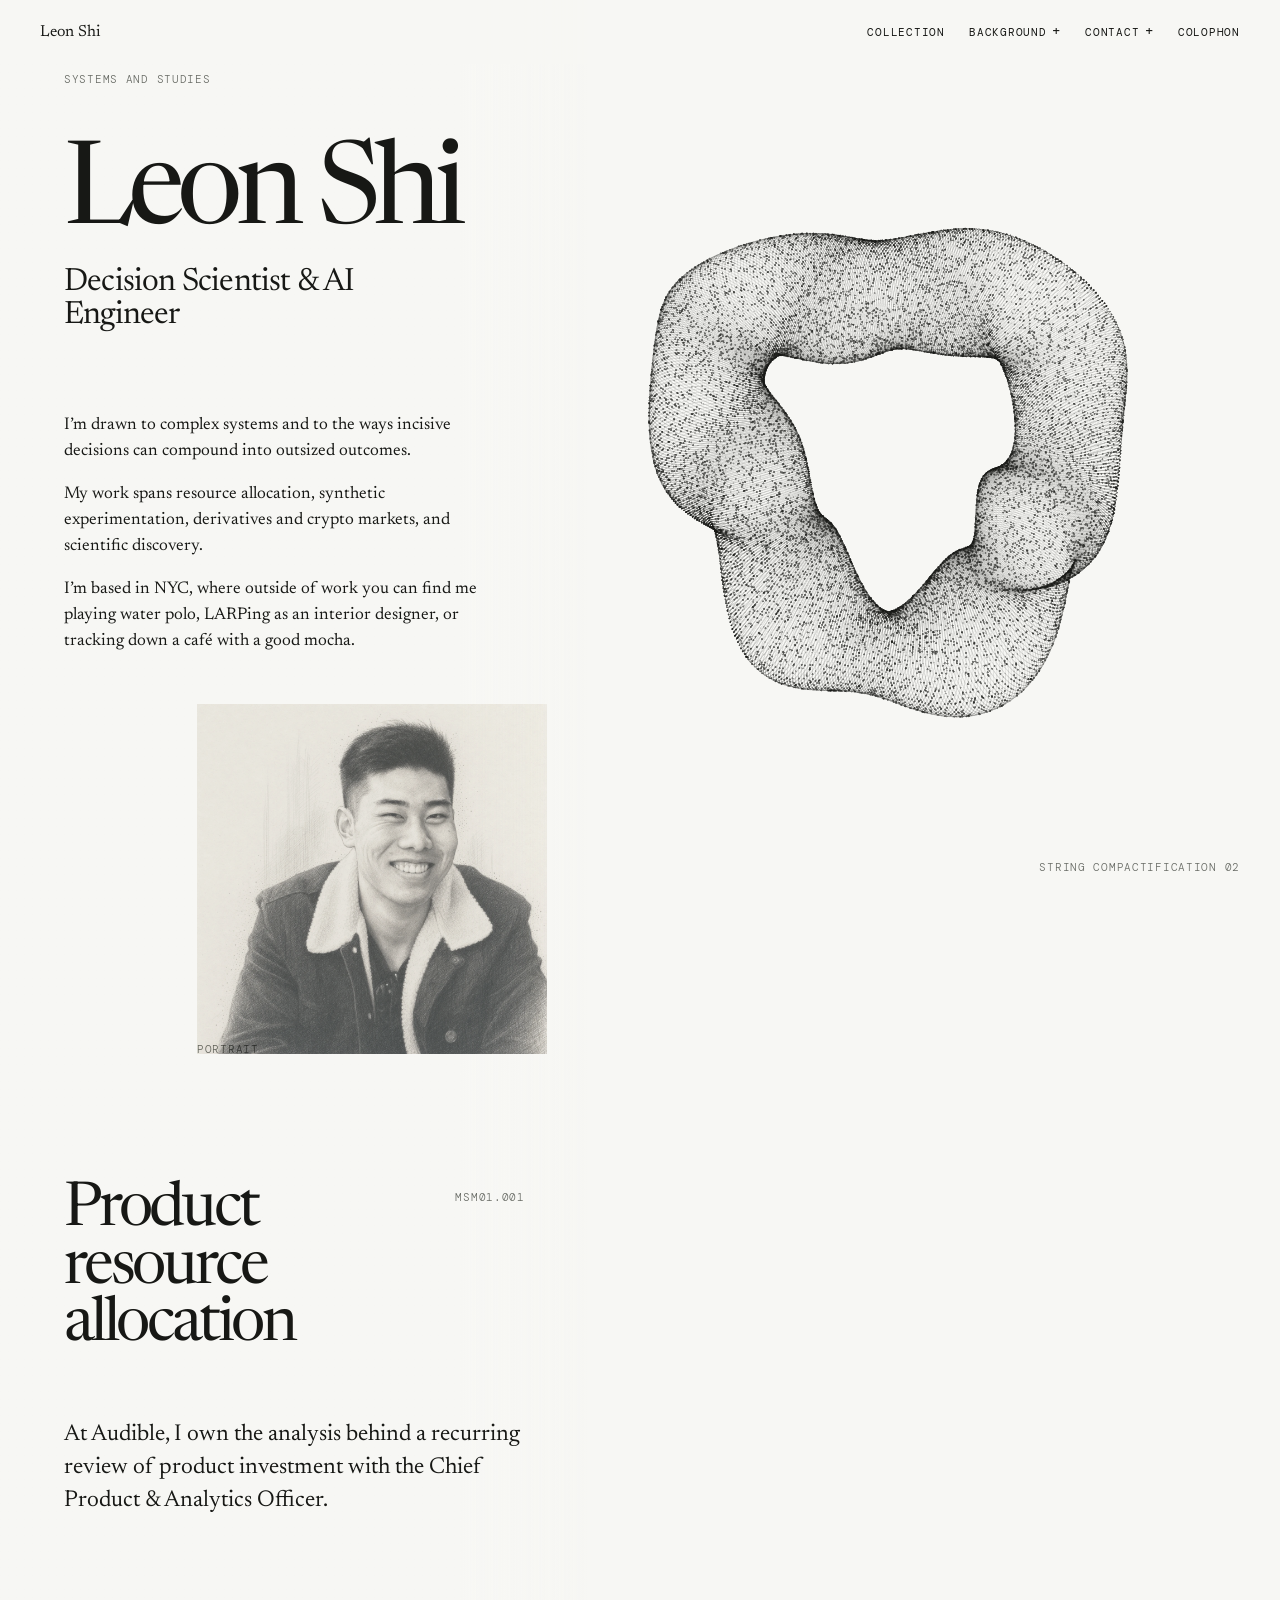
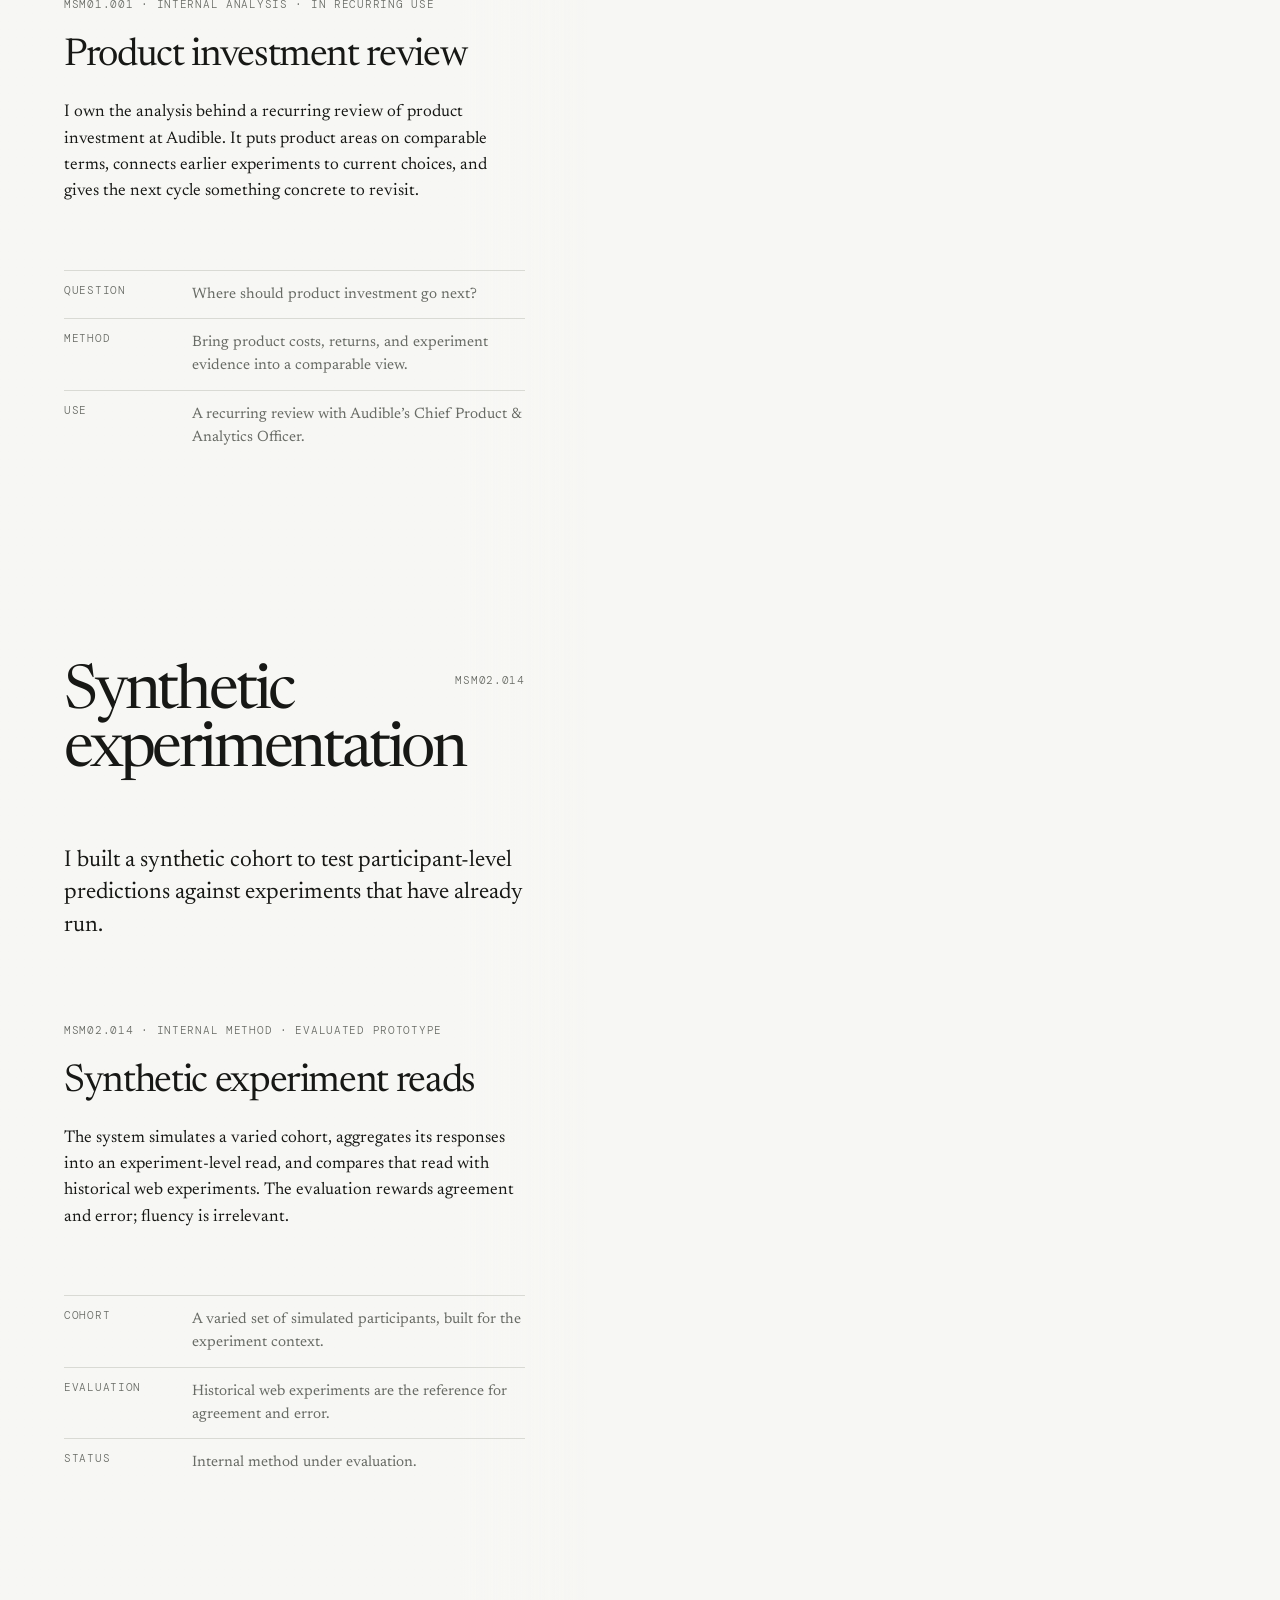
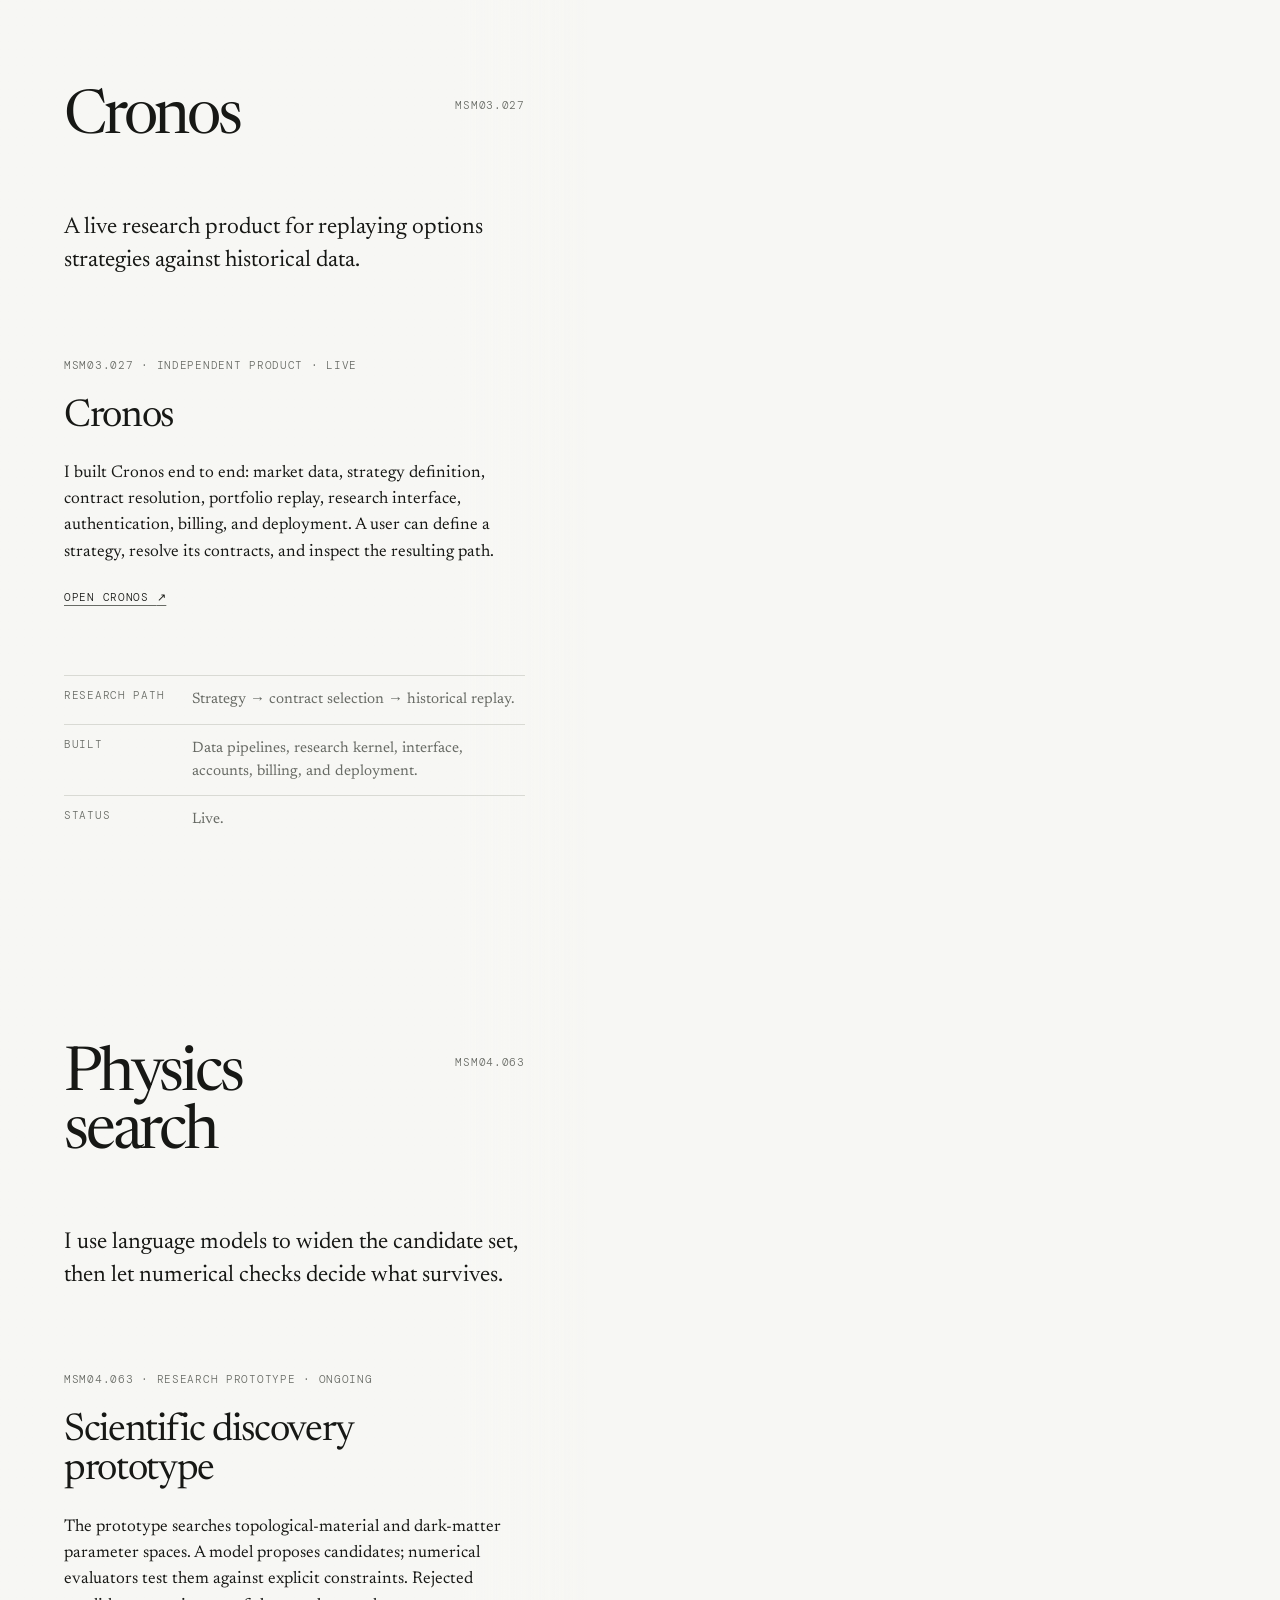
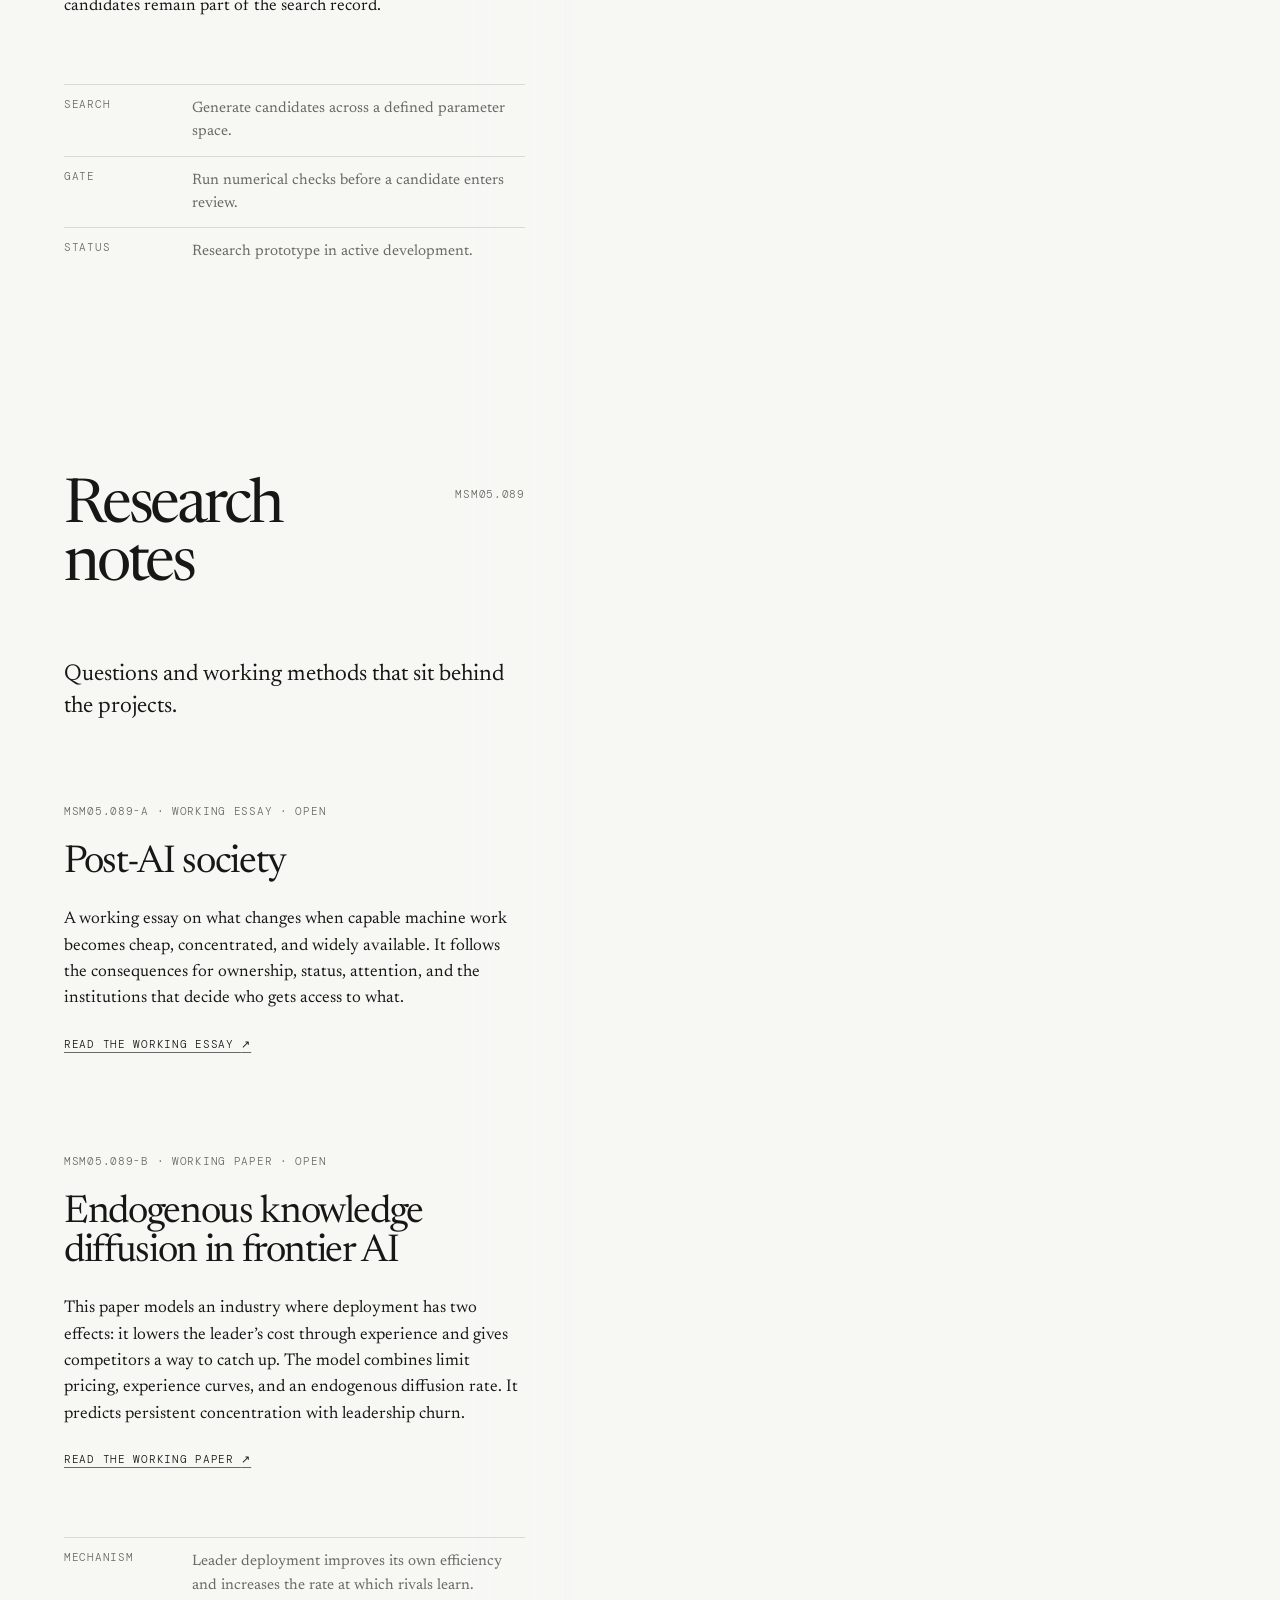
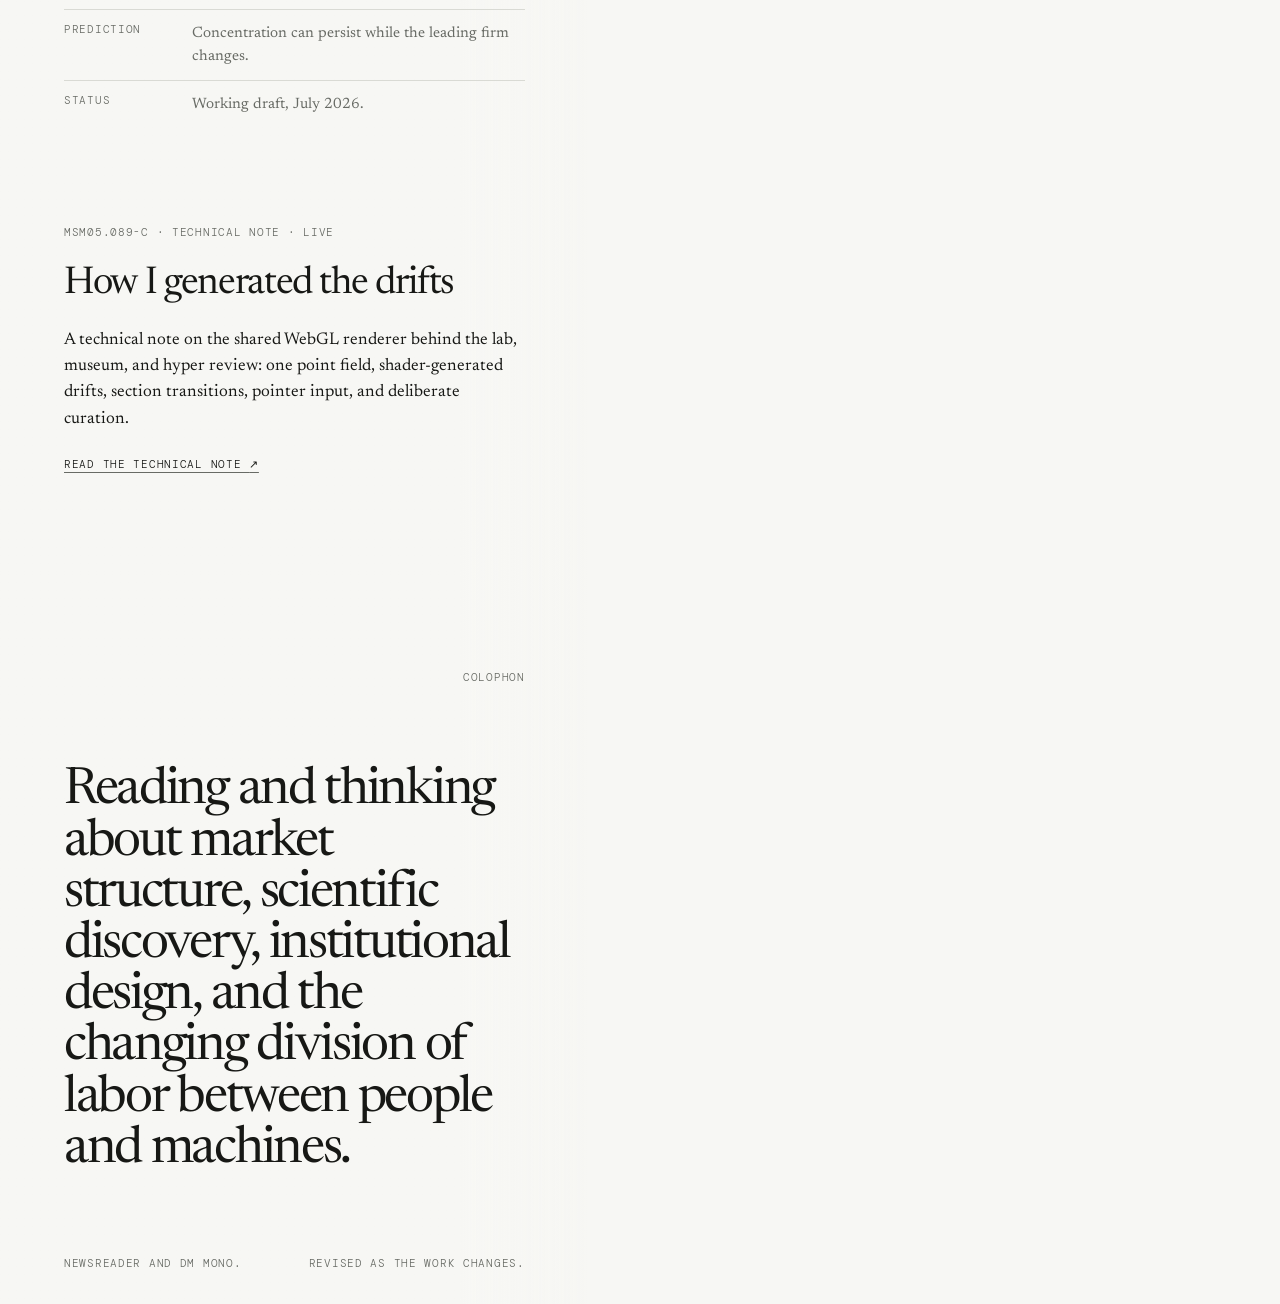
<file: index.html>
<!doctype html>
<html lang="en">
<head>
  <meta charset="utf-8" />
  <meta name="viewport" content="width=device-width, initial-scale=1" />
  <meta name="description" content="Decision Scientist &amp; AI Engineer Leon Shi works on resource allocation, synthetic experimentation, derivatives and crypto markets, and scientific discovery." />
  <meta property="og:title" content="Leon Shi — Decision Scientist &amp; AI Engineer" />
  <meta property="og:description" content="Systems and studies in resource allocation, synthetic experimentation, markets, and scientific discovery." />
  <meta property="og:url" content="https://leonshi.dev/" />
  <meta property="og:type" content="website" />
  <meta property="og:image" content="https://leonshi.dev/assets/leon-pencil.webp" />
  <meta property="og:image:width" content="1254" />
  <meta property="og:image:height" content="1254" />
  <meta name="twitter:card" content="summary_large_image" />
  <meta name="twitter:title" content="Leon Shi — Decision Scientist &amp; AI Engineer" />
  <meta name="twitter:description" content="Systems and studies in resource allocation, synthetic experimentation, markets, and scientific discovery." />
  <meta name="twitter:image" content="https://leonshi.dev/assets/leon-pencil.webp" />
  <link rel="icon" href="favicon.svg" />
  <link rel="canonical" href="https://leonshi.dev/" />
  <meta name="theme-color" content="#f7f7f4" />
  <link rel="manifest" href="site.webmanifest" />
  <title>Leon Shi — Decision Scientist &amp; AI Engineer</title>
  <link rel="preconnect" href="https://fonts.googleapis.com" />
  <link rel="preconnect" href="https://fonts.gstatic.com" crossorigin />
  <link href="https://fonts.googleapis.com/css2?family=DM+Mono:wght@300;400&family=Newsreader:opsz,wght@6..72,400;6..72,500&display=swap" rel="stylesheet" />
  <link rel="stylesheet" href="styles.css?v=20260807-12" />
</head>
<body>
  <a class="skip-link" href="#collection">Skip to collection</a>

  <header class="site-header">
    <a class="wordmark" href="#top" aria-label="Leon Shi, top of page">Leon Shi</a>
    <nav aria-label="Collection navigation">
      <a href="#collection">Collection</a>
      <details class="background-details">
        <summary>Background</summary>
        <div class="background-grid">
          <section class="background-column" aria-labelledby="experience-title">
            <h3 id="experience-title">Experience</h3>
            <dl class="background-list">
              <div><dt>Audible, an Amazon company</dt><dd>Director, Analytics · 2026–present<br />Manager, Analytics · 2024–2026<br />Specialist, Analytics · 2022–2024</dd></div>
              <div><dt>Amazon Web Services</dt><dd>ML consultant · 2021–2022<br />Professional services · 2020</dd></div>
            </dl>
          </section>
          <section class="background-column" aria-labelledby="education-title">
            <h3 id="education-title">Education</h3>
            <dl class="background-list">
              <div><dt>University of California, Santa Barbara</dt><dd>B.A. Physics &amp; Economics · 2018–2021</dd></div>
              <div><dt>University of Cambridge</dt><dd>Visiting student · 2019</dd></div>
            </dl>
          </section>
        </div>
      </details>
      <details class="background-details contact-details">
        <summary>Contact</summary>
        <div class="background-grid">
          <section class="background-column" aria-label="Contact links">
            <div class="background-list">
              <div><a class="source-link" href="mailto:leon@leonshi.dev">Email <span aria-hidden="true">↗</span></a></div>
              <div><a class="source-link" href="https://www.linkedin.com/in/leon-shi/" target="_blank" rel="noopener noreferrer">LinkedIn <span aria-hidden="true">↗</span><span class="visually-hidden"> (opens in a new tab)</span></a></div>
            </div>
          </section>
        </div>
      </details>
      <a href="#colophon">Colophon</a>
    </nav>
  </header>

  <section class="introduction reading-column" id="top" aria-labelledby="page-title">
    <p class="catalog-line">Systems and studies</p>
    <h1 id="page-title">Leon Shi</h1>
    <p class="date-line">Decision Scientist &amp; AI Engineer</p>
    <div class="curatorial-note">
      <p>I’m drawn to complex systems and to the ways incisive decisions can compound into outsized outcomes.</p>
      <p>My work spans resource allocation, synthetic experimentation, derivatives and crypto markets, and scientific discovery.</p>
      <p>I’m based in NYC, where outside of work you can find me playing water polo, LARPing as an interior designer, or tracking down a café with a good mocha.</p>
    </div>
    <figure class="portrait">
      <img src="assets/leon-pencil.webp" alt="Pencil portrait of Leon Shi smiling" width="1254" height="1254" loading="eager" />
      <figcaption>Portrait</figcaption>
    </figure>

  </section>
  <figure class="field-stage" aria-labelledby="field-caption">
    <canvas id="museum-field" aria-hidden="true"></canvas>
    <figcaption id="field-caption" data-field-label>Featured drift</figcaption>
  </figure>
  <div class="field-bridge" data-field-state="-2" aria-hidden="true"></div>

  <main class="collection" id="collection">

    <section class="room reading-column" id="room-1" data-field-state="0" aria-labelledby="room-1-title">
      <header class="room-heading">
        <h2 id="room-1-title">Product resource allocation</h2>
        <p class="room-number">MSM01.001</p>
      </header>
      <p class="room-lede">At Audible, I own the analysis behind a recurring review of product investment with the Chief Product &amp; Analytics Officer.</p>

      <article class="artifact" aria-labelledby="audible-review-title">
        <p class="object-label">MSM01.001 · Internal analysis · In recurring use</p>
        <h3 id="audible-review-title">Product investment review</h3>
        <p>I own the analysis behind a recurring review of product investment at Audible. It puts product areas on comparable terms, connects earlier experiments to current choices, and gives the next cycle something concrete to revisit.</p>
        <dl class="artifact-notes">
          <div><dt>Question</dt><dd>Where should product investment go next?</dd></div>
          <div><dt>Method</dt><dd>Bring product costs, returns, and experiment evidence into a comparable view.</dd></div>
          <div><dt>Use</dt><dd>A recurring review with Audible’s Chief Product &amp; Analytics Officer.</dd></div>
        </dl>
      </article>
    </section>

    <section class="room reading-column" id="room-2" data-field-state="1" aria-labelledby="room-2-title">
      <header class="room-heading">
        <h2 id="room-2-title">Synthetic experimentation</h2>
        <p class="room-number">MSM02.014</p>
      </header>
      <p class="room-lede">I built a synthetic cohort to test participant-level predictions against experiments that have already run.</p>

      <article class="artifact" aria-labelledby="synthetic-title">
        <p class="object-label">MSM02.014 · Internal method · Evaluated prototype</p>
        <h3 id="synthetic-title">Synthetic experiment reads</h3>
        <p>The system simulates a varied cohort, aggregates its responses into an experiment-level read, and compares that read with historical web experiments. The evaluation rewards agreement and error; fluency is irrelevant.</p>
        <dl class="artifact-notes">
          <div><dt>Cohort</dt><dd>A varied set of simulated participants, built for the experiment context.</dd></div>
          <div><dt>Evaluation</dt><dd>Historical web experiments are the reference for agreement and error.</dd></div>
          <div><dt>Status</dt><dd>Internal method under evaluation.</dd></div>
        </dl>
      </article>
    </section>

    <section class="room reading-column" id="room-3" data-field-state="2" aria-labelledby="room-3-title">
      <header class="room-heading">
        <h2 id="room-3-title">Cronos</h2>
        <p class="room-number">MSM03.027</p>
      </header>
      <p class="room-lede">A live research product for replaying options strategies against historical data.</p>

      <article class="artifact" aria-labelledby="cronos-title">
        <p class="object-label">MSM03.027 · Independent product · Live</p>
        <h3 id="cronos-title">Cronos</h3>
        <p>I built Cronos end to end: market data, strategy definition, contract resolution, portfolio replay, research interface, authentication, billing, and deployment. A user can define a strategy, resolve its contracts, and inspect the resulting path.</p>
        <a class="source-link" href="https://trycronos.com" target="_blank" rel="noopener noreferrer">Open Cronos <span aria-hidden="true">↗</span><span class="visually-hidden"> (opens in a new tab)</span></a>
        <dl class="artifact-notes">
          <div><dt>Research path</dt><dd>Strategy → contract selection → historical replay.</dd></div>
          <div><dt>Built</dt><dd>Data pipelines, research kernel, interface, accounts, billing, and deployment.</dd></div>
          <div><dt>Status</dt><dd>Live.</dd></div>
        </dl>
      </article>
    </section>

    <section class="room reading-column" id="room-4" data-field-state="3" aria-labelledby="room-4-title">
      <header class="room-heading">
        <h2 id="room-4-title">Physics search</h2>
        <p class="room-number">MSM04.063</p>
      </header>
      <p class="room-lede">I use language models to widen the candidate set, then let numerical checks decide what survives.</p>

      <article class="artifact" aria-labelledby="physics-title">
        <p class="object-label">MSM04.063 · Research prototype · Ongoing</p>
        <h3 id="physics-title">Scientific discovery prototype</h3>
        <p>The prototype searches topological-material and dark-matter parameter spaces. A model proposes candidates; numerical evaluators test them against explicit constraints. Rejected candidates remain part of the search record.</p>
        <dl class="artifact-notes">
          <div><dt>Search</dt><dd>Generate candidates across a defined parameter space.</dd></div>
          <div><dt>Gate</dt><dd>Run numerical checks before a candidate enters review.</dd></div>
          <div><dt>Status</dt><dd>Research prototype in active development.</dd></div>
        </dl>
      </article>

    </section>

    <section class="room reading-column" id="room-5" data-field-state="4" aria-labelledby="room-5-title">
      <header class="room-heading">
        <h2 id="room-5-title">Research notes</h2>
        <p class="room-number">MSM05.089</p>
      </header>
      <p class="room-lede">Questions and working methods that sit behind the projects.</p>

      <div class="note-shelf">
        <article aria-labelledby="society-note">
          <p class="object-label">MSM05.089-A · Working essay · Open</p>
          <h3 id="society-note">Post-AI society</h3>
          <p>A working essay on what changes when capable machine work becomes cheap, concentrated, and widely available. It follows the consequences for ownership, status, attention, and the institutions that decide who gets access to what.</p>
          <a class="source-link" href="notes/post-ai-society.html">Read the working essay <span aria-hidden="true">↗</span></a>
        </article>
        <article aria-labelledby="diffusion-note">
          <p class="object-label">MSM05.089-B · Working paper · Open</p>
          <h3 id="diffusion-note">Endogenous knowledge diffusion in frontier AI</h3>
          <p>This paper models an industry where deployment has two effects: it lowers the leader’s cost through experience and gives competitors a way to catch up. The model combines limit pricing, experience curves, and an endogenous diffusion rate. It predicts persistent concentration with leadership churn.</p>
          <a class="source-link" href="notes/endogenous-knowledge-diffusion.html">Read the working paper <span aria-hidden="true">↗</span></a>
          <dl class="artifact-notes">
            <div><dt>Mechanism</dt><dd>Leader deployment improves its own efficiency and increases the rate at which rivals learn.</dd></div>
            <div><dt>Prediction</dt><dd>Concentration can persist while the leading firm changes.</dd></div>
            <div><dt>Status</dt><dd>Working draft, July 2026.</dd></div>
          </dl>
        </article>
        <article aria-labelledby="animation-note">
          <p class="object-label">MSM05.089-C · Technical note · Live</p>
          <h3 id="animation-note">How I generated the drifts</h3>
          <p>A technical note on the shared WebGL renderer behind the lab, museum, and hyper review: one point field, shader-generated drifts, section transitions, pointer input, and deliberate curation.</p>
          <a class="source-link" href="notes/how-i-generated-the-drifts.html">Read the technical note <span aria-hidden="true">↗</span></a>
        </article>
      </div>
    </section>
  </main>

  <footer class="colophon reading-column" id="colophon" data-field-state="5">
    <p class="room-number">Colophon</p>
    <p class="colophon-statement">Reading and thinking about market structure, scientific discovery, institutional design, and the changing division of labor between people and machines.</p>
    <div class="colophon-meta">
      <p>Newsreader and DM Mono.</p>
      <p>Revised as the work changes.</p>
    </div>
  </footer>
  <script src="lab/renderer.js?v=20260807-12" defer></script>
  <script src="field.js?v=20260807-13" defer></script>
</body>
</html>
</file>
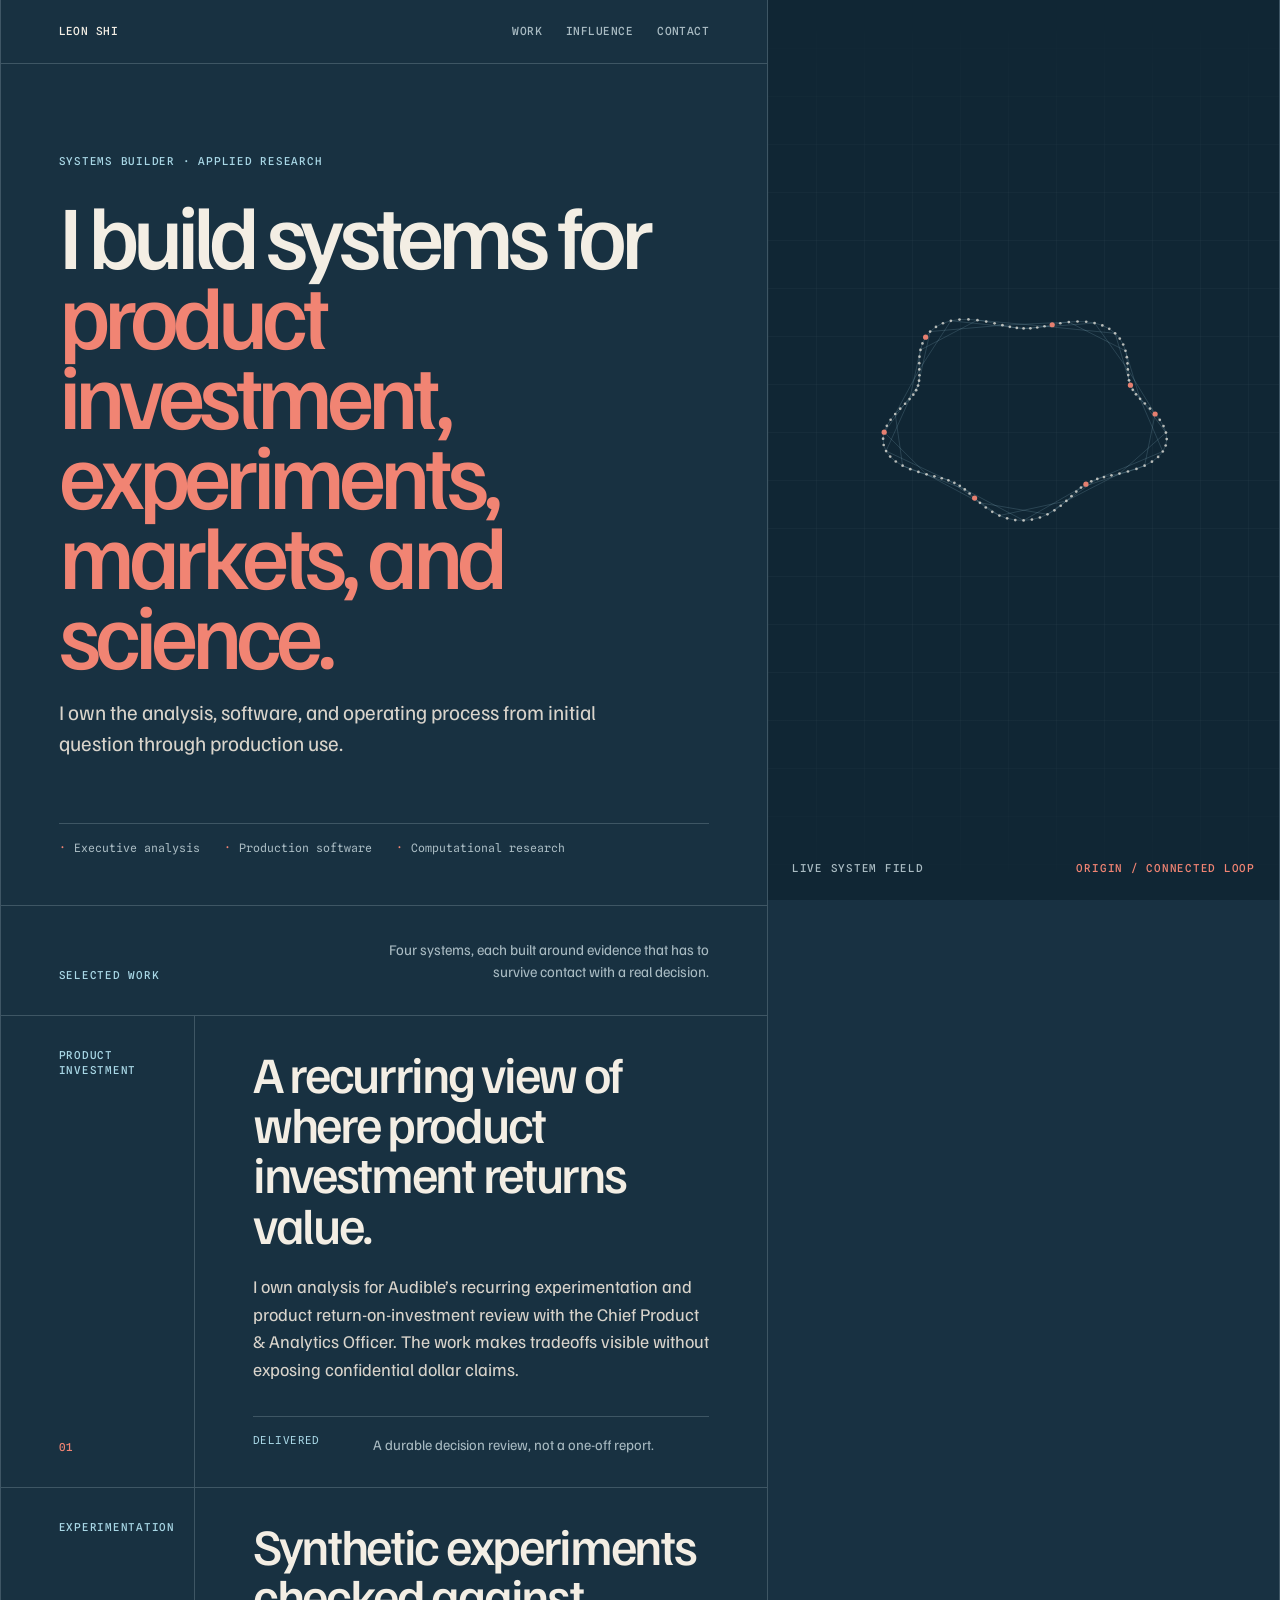
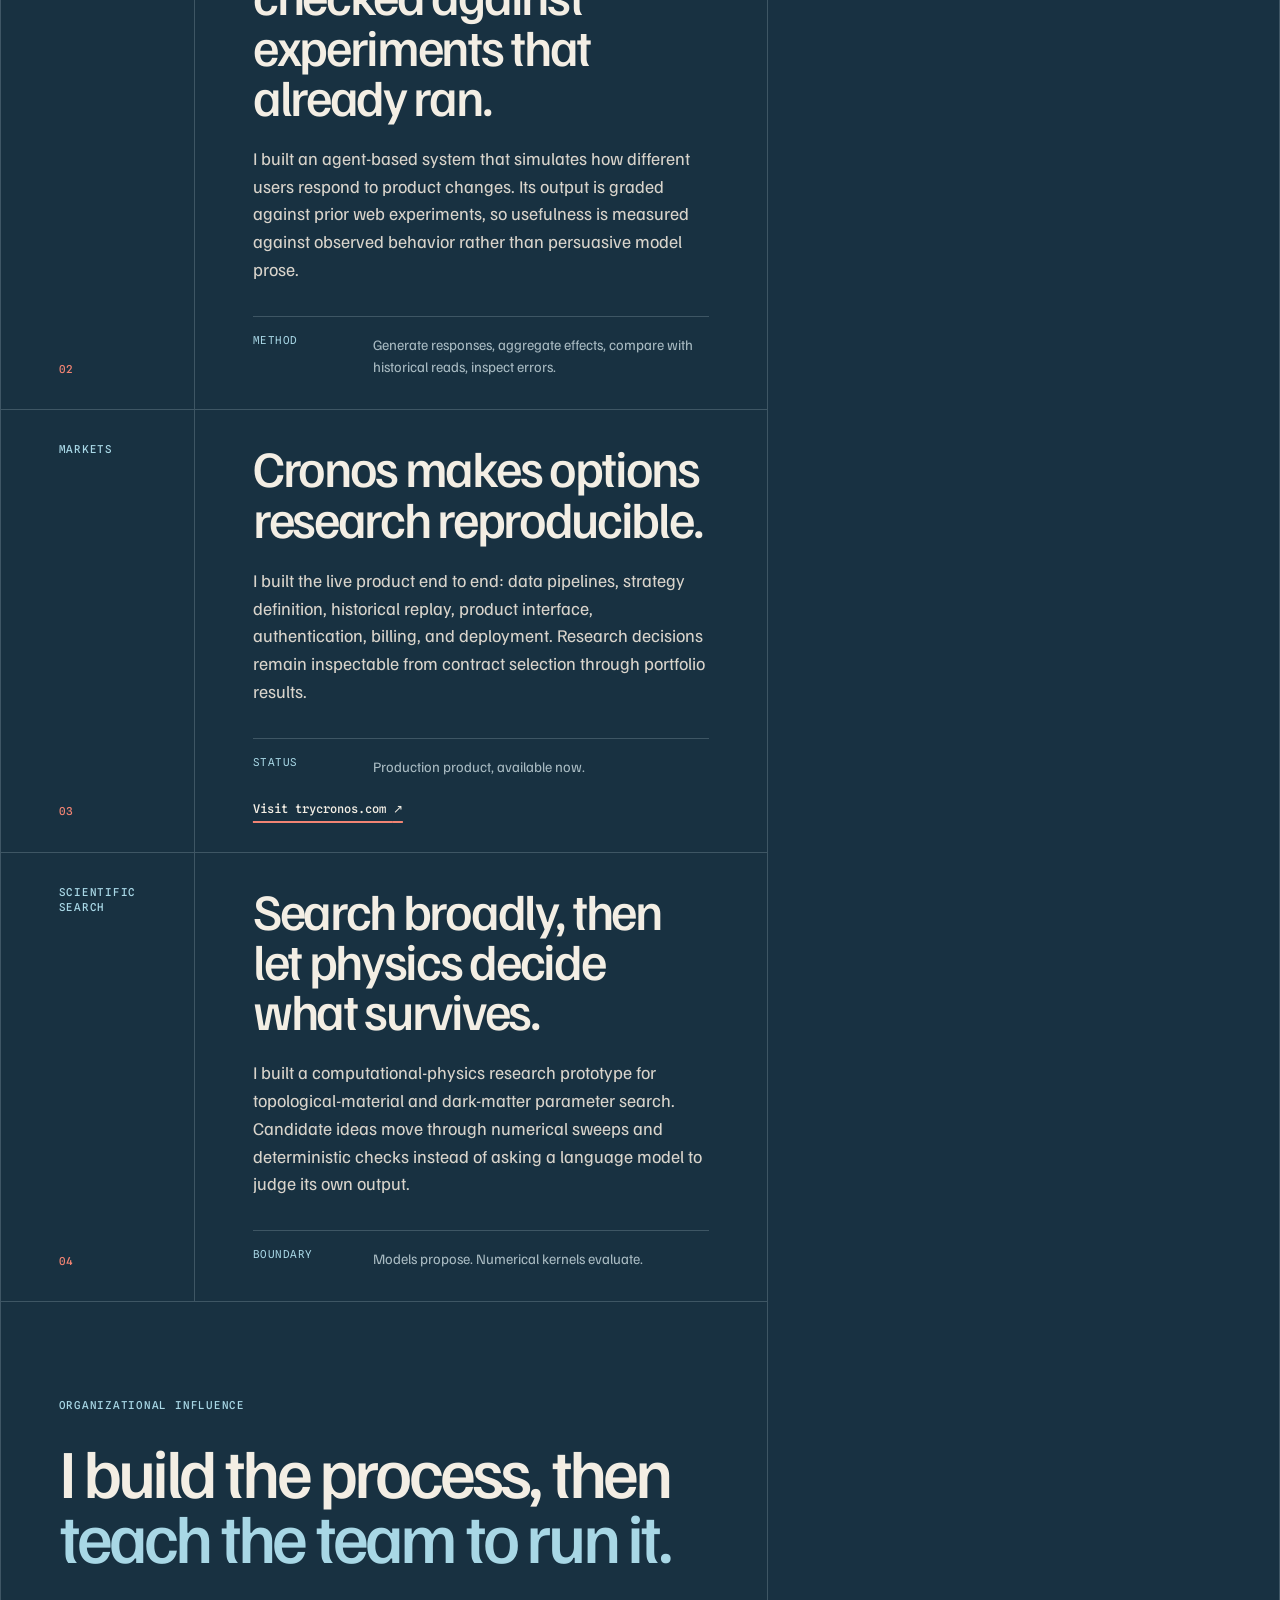
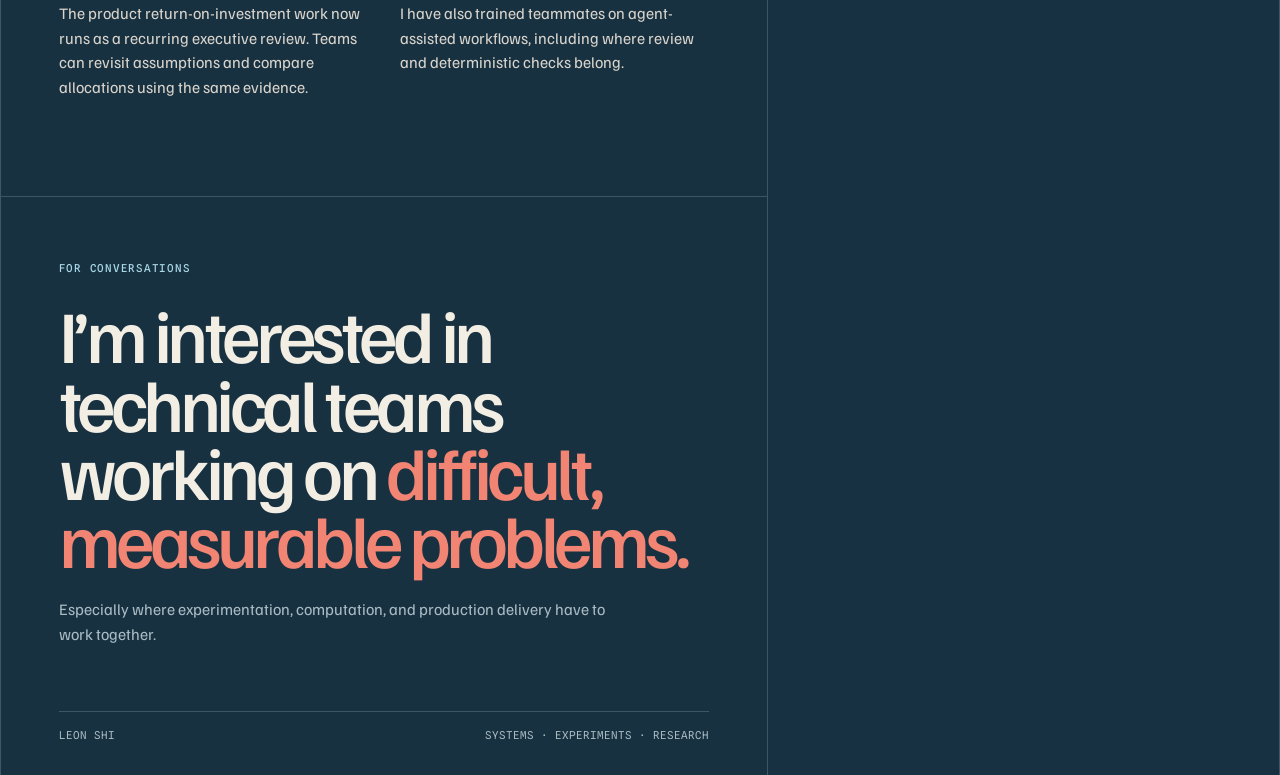
<file: field/index.html>
<!doctype html>
<html lang="en">
<head>
  <meta charset="utf-8" />
  <meta name="viewport" content="width=device-width, initial-scale=1" />
  <meta name="description" content="Leon Shi builds systems for product investment, experimentation, markets, and scientific search." />
  <title>Leon Shi | Systems, experiments, and research</title>
  <link rel="preconnect" href="https://fonts.googleapis.com" />
  <link rel="preconnect" href="https://fonts.gstatic.com" crossorigin />
  <link href="https://fonts.googleapis.com/css2?family=Familjen+Grotesk:wght@400;500;600&family=Spline+Sans+Mono:wght@400;500&display=swap" rel="stylesheet" />
  <style>
    :root {
      --field: #183142;
      --field-deep: #102634;
      --warm: #f3eee4;
      --warm-dim: #d9d4cb;
      --ice: #a8d7e5;
      --coral: #f18473;
      --muted: #a9bbc2;
      --line: rgba(217, 233, 237, 0.2);
      --line-strong: rgba(217, 233, 237, 0.38);
      --space-1: 0.25rem;
      --space-2: 0.5rem;
      --space-3: 0.75rem;
      --space-4: 1rem;
      --space-6: 1.5rem;
      --space-8: 2rem;
      --space-12: 3rem;
      --space-16: 4rem;
      --space-24: 6rem;
      --radius-sm: 0.125rem;
      --content-pad: clamp(1.25rem, 4.5vw, 4.5rem);
      --display: "Familjen Grotesk", "Arial Narrow", sans-serif;
      --utility: "Spline Sans Mono", ui-monospace, monospace;
      --ease: cubic-bezier(0.16, 1, 0.3, 1);
    }

    * { box-sizing: border-box; }
    html { scroll-behavior: smooth; }
    body {
      margin: 0;
      overflow-x: hidden;
      background: var(--field);
      color: var(--warm);
      font-family: var(--display);
      font-size: 1rem;
      line-height: 1.55;
      text-rendering: optimizeLegibility;
    }
    a { color: inherit; }
    ::selection { background: var(--coral); color: var(--field-deep); }
    :focus-visible {
      outline: 0.1875rem solid var(--coral);
      outline-offset: var(--space-1);
      border-radius: var(--radius-sm);
    }
    .skip-link {
      position: fixed;
      top: var(--space-3);
      left: var(--space-3);
      z-index: 20;
      padding: var(--space-2) var(--space-3);
      translate: 0 -200%;
      background: var(--warm);
      color: var(--field-deep);
      font: 500 0.75rem/1 var(--utility);
    }
    .skip-link:focus { translate: 0; }

    .page {
      position: relative;
      display: grid;
      grid-template-columns: minmax(0, 3fr) minmax(21rem, 2fr);
      width: min(100%, 100rem);
      margin: 0 auto;
      border-inline: 1px solid var(--line);
    }
    .content {
      position: relative;
      z-index: 2;
      min-width: 0;
      border-right: 1px solid var(--line);
      background: color-mix(in srgb, var(--field) 96%, transparent);
    }
    .topbar {
      display: flex;
      align-items: center;
      justify-content: space-between;
      gap: var(--space-4);
      min-height: 4rem;
      padding-inline: var(--content-pad);
      border-bottom: 1px solid var(--line);
      font: 500 0.7rem/1 var(--utility);
      letter-spacing: 0.04em;
      text-transform: uppercase;
    }
    .brand { text-decoration: none; }
    .nav { display: flex; gap: var(--space-6); }
    .nav a {
      color: var(--muted);
      text-decoration: underline;
      text-decoration-color: transparent;
      text-underline-offset: var(--space-2);
      transition: color 180ms var(--ease), text-decoration-color 180ms var(--ease);
    }
    .nav a:hover { color: var(--warm); text-decoration-color: var(--coral); }

    .hero {
      min-height: min(46rem, calc(100svh - 4rem));
      display: flex;
      flex-direction: column;
      justify-content: space-between;
      padding: clamp(4rem, 10vh, 7.5rem) var(--content-pad) var(--space-12);
      border-bottom: 1px solid var(--line);
    }
    .kicker, .section-label, .project__meta, .field-label {
      margin: 0;
      color: var(--ice);
      font: 500 0.68rem/1.4 var(--utility);
      letter-spacing: 0.07em;
      text-transform: uppercase;
    }
    .hero h1 {
      max-width: 46rem;
      margin: var(--space-6) 0;
      font-size: clamp(3.5rem, 7.1vw, 7.75rem);
      font-weight: 500;
      letter-spacing: -0.065em;
      line-height: 0.88;
    }
    .hero h1 span { color: var(--coral); }
    .hero__intro {
      max-width: 35rem;
      margin: 0;
      color: var(--warm-dim);
      font-size: clamp(1.08rem, 1.7vw, 1.3rem);
      line-height: 1.5;
    }
    .hero__range {
      display: flex;
      flex-wrap: wrap;
      gap: var(--space-3) var(--space-6);
      margin: var(--space-16) 0 0;
      padding: var(--space-4) 0 0;
      border-top: 1px solid var(--line);
      color: var(--muted);
      font: 400 0.72rem/1.4 var(--utility);
    }
    .hero__range span::before { content: "·"; margin-right: var(--space-2); color: var(--coral); }

    .section-head {
      display: grid;
      grid-template-columns: 1fr auto;
      gap: var(--space-6);
      align-items: end;
      padding: var(--space-8) var(--content-pad);
      border-bottom: 1px solid var(--line);
    }
    .section-head p:last-child {
      max-width: 22rem;
      margin: 0;
      color: var(--muted);
      font-size: 0.92rem;
      text-align: right;
    }
    .project {
      position: relative;
      display: grid;
      grid-template-columns: minmax(7rem, 0.34fr) minmax(0, 1fr);
      min-height: 22rem;
      border-bottom: 1px solid var(--line);
      scroll-margin-top: var(--space-4);
    }
    .project::before {
      content: "";
      position: absolute;
      inset: 0 auto 0 0;
      width: var(--space-1);
      background: var(--coral);
      transform: scaleY(0);
      transform-origin: top;
      transition: transform 500ms var(--ease);
    }
    .project.is-current::before { transform: scaleY(1); }
    .project__meta {
      display: flex;
      flex-direction: column;
      justify-content: space-between;
      padding: var(--space-8) var(--space-6) var(--space-8) var(--content-pad);
      border-right: 1px solid var(--line);
    }
    .project__index { color: var(--coral); }
    .project__body { padding: var(--space-8) var(--content-pad); }
    .project h3 {
      max-width: 38rem;
      margin: 0 0 var(--space-6);
      font-size: clamp(2rem, 4vw, 3.85rem);
      font-weight: 500;
      letter-spacing: -0.045em;
      line-height: 0.98;
    }
    .project__body > p {
      max-width: 39rem;
      margin: 0;
      color: var(--warm-dim);
      font-size: clamp(1rem, 1.4vw, 1.12rem);
    }
    .project__detail {
      display: grid;
      grid-template-columns: 6.5rem minmax(0, 1fr);
      gap: var(--space-4);
      max-width: 39rem;
      margin: var(--space-8) 0 0;
      padding: var(--space-4) 0 0;
      border-top: 1px solid var(--line);
    }
    .project__detail dt {
      color: var(--ice);
      font: 400 0.68rem/1.5 var(--utility);
      letter-spacing: 0.04em;
      text-transform: uppercase;
    }
    .project__detail dd { margin: 0; color: var(--muted); font-size: 0.9rem; }
    .text-link {
      display: inline-block;
      margin-top: var(--space-6);
      color: var(--warm);
      font: 500 0.75rem/1.4 var(--utility);
      text-underline-offset: var(--space-2);
      text-decoration-color: var(--coral);
      text-decoration-thickness: 0.125rem;
    }
    .text-link:hover { color: var(--coral); }

    .influence {
      padding: var(--space-24) var(--content-pad);
      border-bottom: 1px solid var(--line);
    }
    .influence h2 {
      max-width: 42rem;
      margin: var(--space-6) 0 var(--space-8);
      font-size: clamp(2.5rem, 5.4vw, 5.25rem);
      font-weight: 500;
      letter-spacing: -0.055em;
      line-height: 0.95;
    }
    .influence h2 span { color: var(--ice); }
    .influence__copy {
      display: grid;
      grid-template-columns: repeat(2, minmax(0, 1fr));
      gap: var(--space-8);
      max-width: 46rem;
    }
    .influence__copy p { margin: 0; color: var(--warm-dim); }

    .closing {
      min-height: 28rem;
      display: flex;
      flex-direction: column;
      justify-content: space-between;
      padding: var(--space-16) var(--content-pad) var(--space-8);
    }
    .closing h2 {
      max-width: 44rem;
      margin: var(--space-6) 0;
      font-size: clamp(2.6rem, 5.8vw, 5.8rem);
      font-weight: 500;
      letter-spacing: -0.06em;
      line-height: 0.92;
    }
    .closing h2 span { color: var(--coral); }
    .closing__note { max-width: 36rem; margin: 0; color: var(--muted); }
    .closing__foot {
      display: flex;
      justify-content: space-between;
      gap: var(--space-4);
      margin-top: var(--space-16);
      padding-top: var(--space-4);
      border-top: 1px solid var(--line);
      color: var(--muted);
      font: 400 0.68rem/1.4 var(--utility);
      text-transform: uppercase;
    }

    .organism {
      position: sticky;
      top: 0;
      align-self: start;
      height: 100svh;
      min-height: 32rem;
      overflow: hidden;
      background: var(--field-deep);
      pointer-events: none;
    }
    .organism::before {
      content: "";
      position: absolute;
      inset: 0;
      background-image:
        linear-gradient(var(--line) 1px, transparent 1px),
        linear-gradient(90deg, var(--line) 1px, transparent 1px);
      background-size: var(--space-12) var(--space-12);
      opacity: 0.16;
      mask-image: linear-gradient(to bottom, transparent, black 24%, black 78%, transparent);
    }
    #particle-field { position: absolute; inset: 0; width: 100%; height: 100%; }
    .field-label {
      position: absolute;
      z-index: 1;
      left: var(--space-6);
      right: var(--space-6);
      bottom: var(--space-6);
      display: flex;
      justify-content: space-between;
      gap: var(--space-4);
      color: var(--muted);
    }
    .field-label span:last-child { color: var(--coral); text-align: right; }

    @media (max-width: 56.25rem) {
      .page { display: block; border-inline: 0; }
      .content { border-right: 0; background: transparent; }
      .organism {
        position: absolute;
        top: 4rem;
        right: 0;
        width: 100%;
        height: min(30rem, 62svh);
        min-height: 0;
        opacity: 0.78;
      }
      .organism::after {
        content: "";
        position: absolute;
        inset: 0;
        background: linear-gradient(to bottom, transparent 55%, var(--field));
      }
      .field-label { display: none; }
      .hero {
        position: relative;
        z-index: 2;
        min-height: 44rem;
        padding-top: clamp(18rem, 48svh, 25rem);
        background: linear-gradient(to bottom, transparent 32%, color-mix(in srgb, var(--field) 95%, transparent) 58%);
      }
    }

    @media (max-width: 35rem) {
      .topbar { min-height: 3.5rem; }
      .nav { gap: var(--space-4); }
      .nav a:first-child { display: none; }
      .organism { top: 3.5rem; height: 22rem; }
      .hero {
        min-height: 42rem;
        padding-top: 17rem;
        padding-bottom: var(--space-8);
      }
      .hero h1 { font-size: clamp(3.3rem, 17vw, 4.7rem); }
      .hero__range { margin-top: var(--space-8); }
      .section-head { grid-template-columns: 1fr; }
      .section-head p:last-child { text-align: left; }
      .project { display: block; min-height: 0; }
      .project__meta {
        flex-direction: row;
        padding: var(--space-6) var(--content-pad) 0;
        border-right: 0;
      }
      .project__body { padding-block: var(--space-6) var(--space-12); }
      .project h3 { font-size: clamp(2.25rem, 12vw, 3.25rem); }
      .project__detail { grid-template-columns: 1fr; gap: var(--space-2); }
      .influence { padding-block: var(--space-16); }
      .influence__copy { grid-template-columns: 1fr; gap: var(--space-6); }
      .closing__foot { flex-direction: column; }
    }

    @media (prefers-reduced-motion: reduce) {
      html { scroll-behavior: auto; }
      *, *::before, *::after { transition-duration: 0.01ms !important; }
    }
  </style>
</head>
<body>
  <a class="skip-link" href="#main">Skip to work</a>
  <main class="page" id="main">
    <div class="content">
      <header class="topbar">
        <a class="brand" href="#intro">Leon Shi</a>
        <nav class="nav" aria-label="Page navigation">
          <a href="#work">Work</a>
          <a href="#influence">Influence</a>
          <a href="#contact">Contact</a>
        </nav>
      </header>

      <section class="hero" id="intro" data-topology="origin">
        <div>
          <p class="kicker">Systems builder · Applied research</p>
          <h1>I build systems for <span>product investment, experiments, markets, and science.</span></h1>
          <p class="hero__intro">I own the analysis, software, and operating process from initial question through production use.</p>
        </div>
        <p class="hero__range" aria-label="Areas of practice">
          <span>Executive analysis</span>
          <span>Production software</span>
          <span>Computational research</span>
        </p>
      </section>

      <section id="work" aria-labelledby="work-title">
        <header class="section-head">
          <p class="section-label" id="work-title">Selected work</p>
          <p>Four systems, each built around evidence that has to survive contact with a real decision.</p>
        </header>

        <article class="project" data-topology="allocation">
          <div class="project__meta"><span>Product investment</span><span class="project__index">01</span></div>
          <div class="project__body">
            <h3>A recurring view of where product investment returns value.</h3>
            <p>I own analysis for Audible’s recurring experimentation and product return-on-investment review with the Chief Product &amp; Analytics Officer. The work makes tradeoffs visible without exposing confidential dollar claims.</p>
            <dl class="project__detail">
              <dt>Delivered</dt>
              <dd>A durable decision review, not a one-off report.</dd>
            </dl>
          </div>
        </article>

        <article class="project" data-topology="experiment">
          <div class="project__meta"><span>Experimentation</span><span class="project__index">02</span></div>
          <div class="project__body">
            <h3>Synthetic experiments checked against experiments that already ran.</h3>
            <p>I built an agent-based system that simulates how different users respond to product changes. Its output is graded against prior web experiments, so usefulness is measured against observed behavior rather than persuasive model prose.</p>
            <dl class="project__detail">
              <dt>Method</dt>
              <dd>Generate responses, aggregate effects, compare with historical reads, inspect errors.</dd>
            </dl>
          </div>
        </article>

        <article class="project" data-topology="market">
          <div class="project__meta"><span>Markets</span><span class="project__index">03</span></div>
          <div class="project__body">
            <h3>Cronos makes options research reproducible.</h3>
            <p>I built the live product end to end: data pipelines, strategy definition, historical replay, product interface, authentication, billing, and deployment. Research decisions remain inspectable from contract selection through portfolio results.</p>
            <dl class="project__detail">
              <dt>Status</dt>
              <dd>Production product, available now.</dd>
            </dl>
            <a class="text-link" href="https://trycronos.com" target="_blank" rel="noreferrer">Visit trycronos.com <span aria-hidden="true">↗</span></a>
          </div>
        </article>

        <article class="project" data-topology="matter">
          <div class="project__meta"><span>Scientific search</span><span class="project__index">04</span></div>
          <div class="project__body">
            <h3>Search broadly, then let physics decide what survives.</h3>
            <p>I built a computational-physics research prototype for topological-material and dark-matter parameter search. Candidate ideas move through numerical sweeps and deterministic checks instead of asking a language model to judge its own output.</p>
            <dl class="project__detail">
              <dt>Boundary</dt>
              <dd>Models propose. Numerical kernels evaluate.</dd>
            </dl>
          </div>
        </article>
      </section>

      <section class="influence" id="influence" data-topology="network" aria-labelledby="influence-title">
        <p class="section-label">Organizational influence</p>
        <h2 id="influence-title">I build the process, then <span>teach the team to run it.</span></h2>
        <div class="influence__copy">
          <p>The product return-on-investment work now runs as a recurring executive review. Teams can revisit assumptions and compare allocations using the same evidence.</p>
          <p>I have also trained teammates on agent-assisted workflows, including where review and deterministic checks belong.</p>
        </div>
      </section>

      <footer class="closing" id="contact" data-topology="origin">
        <div>
          <p class="section-label">For conversations</p>
          <h2>I’m interested in technical teams working on <span>difficult, measurable problems.</span></h2>
          <p class="closing__note">Especially where experimentation, computation, and production delivery have to work together.</p>
        </div>
        <div class="closing__foot"><span>Leon Shi</span><span>Systems · experiments · research</span></div>
      </footer>
    </div>

    <aside class="organism" aria-hidden="true">
      <canvas id="particle-field"></canvas>
      <div class="field-label"><span>Live system field</span><span id="field-state">Origin / connected loop</span></div>
    </aside>
  </main>

  <script>
    (() => {
      const canvas = document.querySelector("#particle-field");
      const context = canvas.getContext("2d", { alpha: true });
      const stateLabel = document.querySelector("#field-state");
      const reducedMotion = window.matchMedia("(prefers-reduced-motion: reduce)");
      const nodes = Array.from({ length: 108 }, (_, index) => ({
        phase: index / 108 * Math.PI * 2,
        x: 0,
        y: 0,
        targetX: 0,
        targetY: 0
      }));
      const labels = {
        origin: "Origin / connected loop",
        allocation: "Allocation / nested cycles",
        experiment: "Experiment / split response",
        market: "Market / coupled paths",
        matter: "Matter / knotted search",
        network: "Influence / distributed network"
      };
      let width = 0;
      let height = 0;
      let active = "origin";
      let frame = 0;
      let pointer = { x: 0, y: 0, active: false };
      let animationId = 0;

      function position(mode, phase, time) {
        const pulse = reducedMotion.matches ? 0 : Math.sin(time * 0.00045 + phase * 3) * 0.018;
        let x;
        let y;
        if (mode === "allocation") {
          const band = Math.sin(phase * 4) > 0 ? 0.78 : 1.08;
          x = Math.cos(phase) * band;
          y = Math.sin(phase) * band * 0.72;
        } else if (mode === "experiment") {
          x = Math.sin(phase);
          y = Math.sin(phase * 2) * 0.62;
        } else if (mode === "market") {
          x = Math.sin(phase * 3 + 0.45) * 0.88;
          y = Math.sin(phase * 2) * 0.68;
        } else if (mode === "matter") {
          x = (Math.sin(phase) + 2 * Math.sin(phase * 2)) / 3;
          y = (Math.cos(phase) - 2 * Math.cos(phase * 2)) / 3;
        } else if (mode === "network") {
          const lobe = Math.floor((phase / (Math.PI * 2)) * 6);
          const local = phase * 6;
          const centerAngle = lobe / 6 * Math.PI * 2;
          x = Math.cos(centerAngle) * 0.58 + Math.cos(local) * 0.22;
          y = Math.sin(centerAngle) * 0.44 + Math.sin(local) * 0.18;
        } else {
          const radius = 0.82 + Math.sin(phase * 5) * 0.1;
          x = Math.cos(phase) * radius;
          y = Math.sin(phase) * radius * 0.74;
        }
        return { x: x * (1 + pulse), y: y * (1 + pulse) };
      }

      function resize() {
        const rect = canvas.getBoundingClientRect();
        const ratio = Math.min(window.devicePixelRatio || 1, 2);
        width = rect.width;
        height = rect.height;
        canvas.width = Math.max(1, Math.round(width * ratio));
        canvas.height = Math.max(1, Math.round(height * ratio));
        context.setTransform(ratio, 0, 0, ratio, 0, 0);
        draw(performance.now(), true, false);
      }

      function draw(time, snap = false, schedule = true) {
        context.clearRect(0, 0, width, height);
        const scale = Math.min(width, height) * 0.31;
        const centerX = width * 0.5;
        const centerY = height * 0.46;
        const smoothing = snap ? 1 : 0.055;

        nodes.forEach((node) => {
          const target = position(active, node.phase, time);
          node.targetX = centerX + target.x * scale;
          node.targetY = centerY + target.y * scale;
          node.x += (node.targetX - node.x) * smoothing;
          node.y += (node.targetY - node.y) * smoothing;

          if (pointer.active && !reducedMotion.matches) {
            const dx = node.x - pointer.x;
            const dy = node.y - pointer.y;
            const distanceSquared = dx * dx + dy * dy;
            const reach = scale * 0.68;
            if (distanceSquared < reach * reach && distanceSquared > 1) {
              const force = (1 - Math.sqrt(distanceSquared) / reach) * 5;
              node.x += dx / Math.sqrt(distanceSquared) * force;
              node.y += dy / Math.sqrt(distanceSquared) * force;
            }
          }
        });

        context.lineWidth = 0.8;
        context.strokeStyle = "rgba(168, 215, 229, 0.22)";
        context.beginPath();
        nodes.forEach((node, index) => {
          const next = nodes[(index + 1) % nodes.length];
          context.moveTo(node.x, node.y);
          context.lineTo(next.x, next.y);
          const bridge = nodes[(index + (active === "network" ? 18 : 9)) % nodes.length];
          if (index % 3 === 0) {
            context.moveTo(node.x, node.y);
            context.lineTo(bridge.x, bridge.y);
          }
        });
        context.stroke();

        nodes.forEach((node, index) => {
          const accent = index % 17 === 0;
          context.beginPath();
          context.arc(node.x, node.y, accent ? 2.6 : 1.35, 0, Math.PI * 2);
          context.fillStyle = accent ? "rgba(241, 132, 115, 0.95)" : "rgba(243, 238, 228, 0.72)";
          context.fill();
        });

        if (schedule && !reducedMotion.matches) animationId = requestAnimationFrame(draw);
      }

      function setActive(mode) {
        if (!labels[mode] || mode === active) return;
        active = mode;
        stateLabel.textContent = labels[mode];
        document.querySelectorAll(".project").forEach((project) => {
          project.classList.toggle("is-current", project.dataset.topology === mode);
        });
        if (reducedMotion.matches) draw(performance.now(), true);
      }

      const observer = new IntersectionObserver((entries) => {
        const visible = entries
          .filter((entry) => entry.isIntersecting)
          .sort((a, b) => b.intersectionRatio - a.intersectionRatio)[0];
        if (visible) setActive(visible.target.dataset.topology);
      }, { rootMargin: "-28% 0px -42%", threshold: [0, 0.2, 0.5, 0.8] });

      document.querySelectorAll("[data-topology]").forEach((section) => observer.observe(section));
      window.addEventListener("resize", resize, { passive: true });

      if (!reducedMotion.matches) {
        window.addEventListener("pointermove", (event) => {
          const rect = canvas.getBoundingClientRect();
          pointer.x = event.clientX - rect.left;
          pointer.y = event.clientY - rect.top;
          pointer.active = pointer.x >= 0 && pointer.x <= rect.width && pointer.y >= 0 && pointer.y <= rect.height;
        }, { passive: true });
        window.addEventListener("pointerleave", () => { pointer.active = false; }, { passive: true });
      }

      reducedMotion.addEventListener("change", () => {
        cancelAnimationFrame(animationId);
        resize();
        if (!reducedMotion.matches) animationId = requestAnimationFrame(draw);
      });

      resize();
      if (!reducedMotion.matches) animationId = requestAnimationFrame(draw);
    })();
  </script>
</body>
</html>
</file>
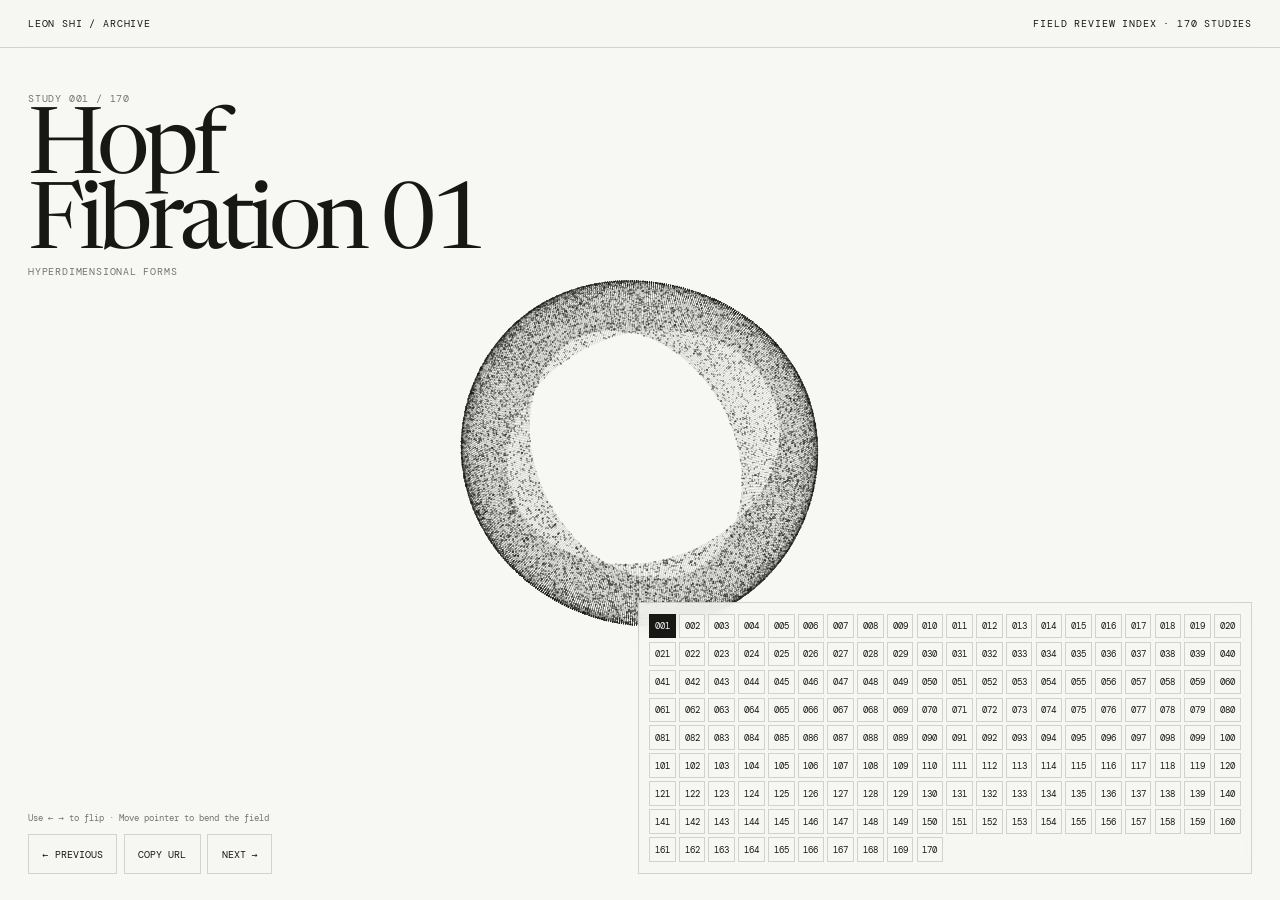
<file: hyper/index.html>
<!doctype html>
<html lang="en">
<head>
  <meta charset="utf-8" />
  <meta name="viewport" content="width=device-width, initial-scale=1" />
  <meta name="description" content="One hundred seventy particulate studies and selected museum variations." />
  <title>Hyperdimensional Field Index — Leon Shi</title>
  <link rel="preconnect" href="https://fonts.googleapis.com" />
  <link rel="preconnect" href="https://fonts.gstatic.com" crossorigin />
  <link href="https://fonts.googleapis.com/css2?family=DM+Mono:wght@300;400&family=Newsreader:opsz,wght@6..72,400;6..72,500&display=swap" rel="stylesheet" />
  <link rel="stylesheet" href="styles.css?v=20260726-2" />
</head>
<body>
  <canvas id="field" aria-hidden="true"></canvas>
  <header class="masthead">
    <a href="../">Leon Shi / Archive</a>
    <span>Field review index · 170 studies</span>
  </header>
  <main>
    <section class="identity" aria-live="polite">
      <p id="number">Study 001 / 170</p>
      <h1 id="name">Hopf Fibration 01</h1>
      <p id="family">Hyperdimensional forms</p>
    </section>
    <nav class="transport" aria-label="Study navigation">
      <button id="previous" type="button">← Previous</button>
      <button id="copy" type="button">Copy URL</button>
      <button id="next" type="button">Next →</button>
    </nav>
    <section class="index" aria-label="One hundred seventy field studies">
      <div id="controls"></div>
    </section>
    <p class="hint">Use ← → to flip · Move pointer to bend the field</p>
  </main>
  <div id="fallback" hidden>WebGL is required for this field.</div>
  <script src="../lab/renderer.js?v=20260807-12" defer></script>
  <script src="hyper.js?v=20260726-9" defer></script>
</body>
</html>
</file>
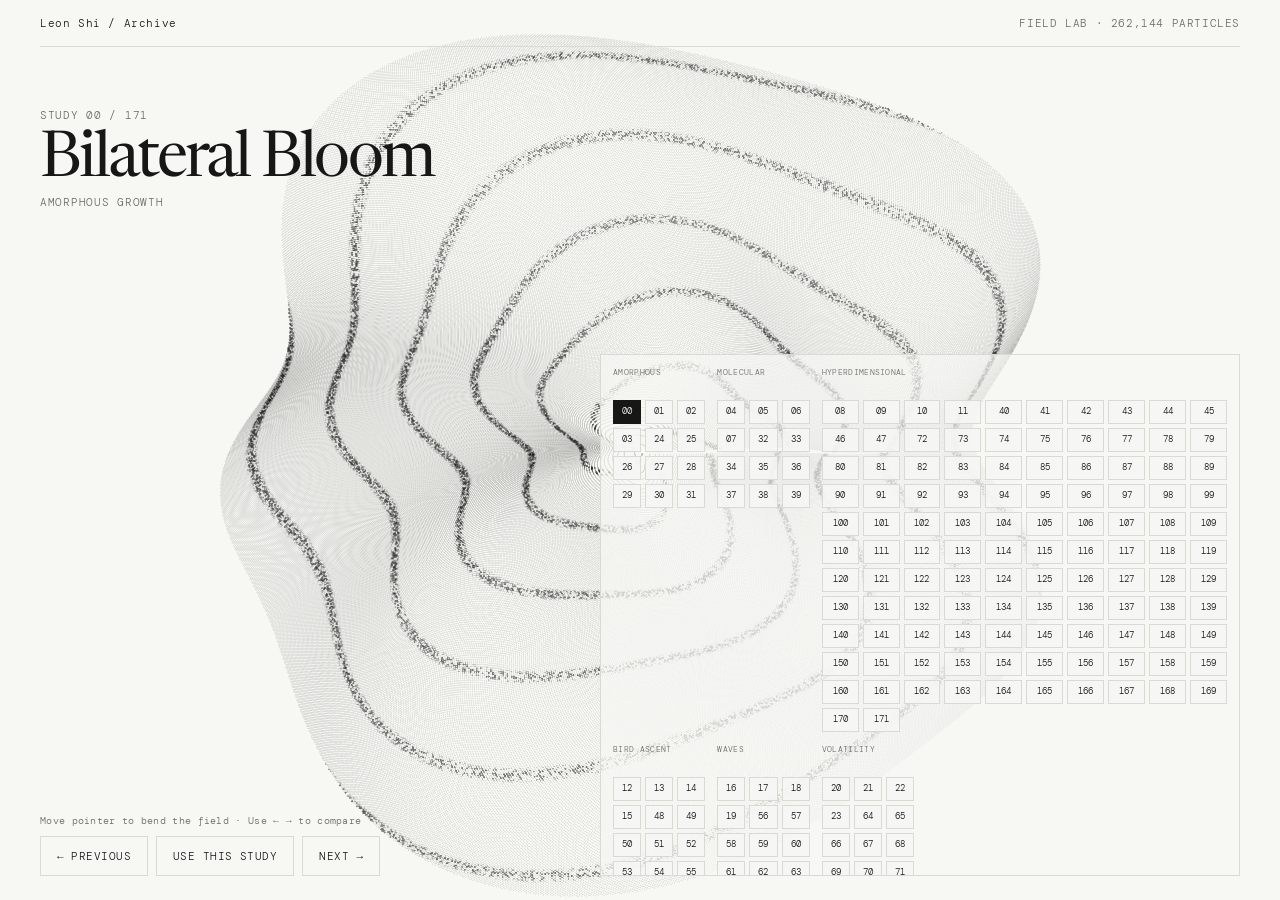
<file: lab/index.html>
<!doctype html>
<html lang="en">
<head>
  <meta charset="utf-8" />
  <meta name="viewport" content="width=device-width, initial-scale=1" />
  <meta name="description" content="One hundred seventy-two live particulate studies for the Leon Shi archive." />
  <title>Field Lab — Leon Shi Archive</title>
  <link rel="preconnect" href="https://fonts.googleapis.com" />
  <link rel="preconnect" href="https://fonts.gstatic.com" crossorigin />
  <link href="https://fonts.googleapis.com/css2?family=DM+Mono:wght@300;400&family=Newsreader:opsz,wght@6..72,400;6..72,500&display=swap" rel="stylesheet" />
  <link rel="stylesheet" href="styles.css?v=20260726-5" />
</head>
<body>
  <a class="skip-link" href="#study-controls">Skip to studies</a>
  <main class="lab-shell">
    <canvas id="field" aria-hidden="true"></canvas>
    <div class="fallback" id="fallback" role="status" hidden>WebGL is unavailable in this browser.</div>

    <header class="lab-header">
      <a class="wordmark" href="../">Leon Shi / Archive</a>
      <p>Field lab · 262,144 particles</p>
    </header>

    <section class="identity" aria-live="polite" aria-atomic="true">
      <p class="study-number" id="study-number">Study 00 / 71</p>
      <h1 id="study-name">Bilateral Bloom</h1>
      <p class="study-family" id="study-family">Amorphous growth</p>
    </section>

    <nav class="transport" aria-label="Study navigation">
      <button class="transport-button" id="previous" type="button" aria-label="Previous study">← <span>Previous</span></button>
      <button class="copy-button" id="copy" type="button">Use this study</button>
      <button class="transport-button" id="next" type="button" aria-label="Next study"><span>Next</span> →</button>
    </nav>

    <aside class="index" id="study-controls" aria-label="All studies">
      <button class="index-toggle" id="index-toggle" type="button" aria-expanded="false" aria-controls="study-index">
        <span>Study index</span><span aria-hidden="true">＋</span>
      </button>
      <div class="study-index" id="study-index"></div>
    </aside>

    <p class="hint">Move pointer to bend the field · Use ← → to compare</p>
  </main>
  <script src="renderer.js?v=20260807-12" defer></script>
  <script src="lab.js?v=20260726-14" defer></script>
</body>
</html>
</file>
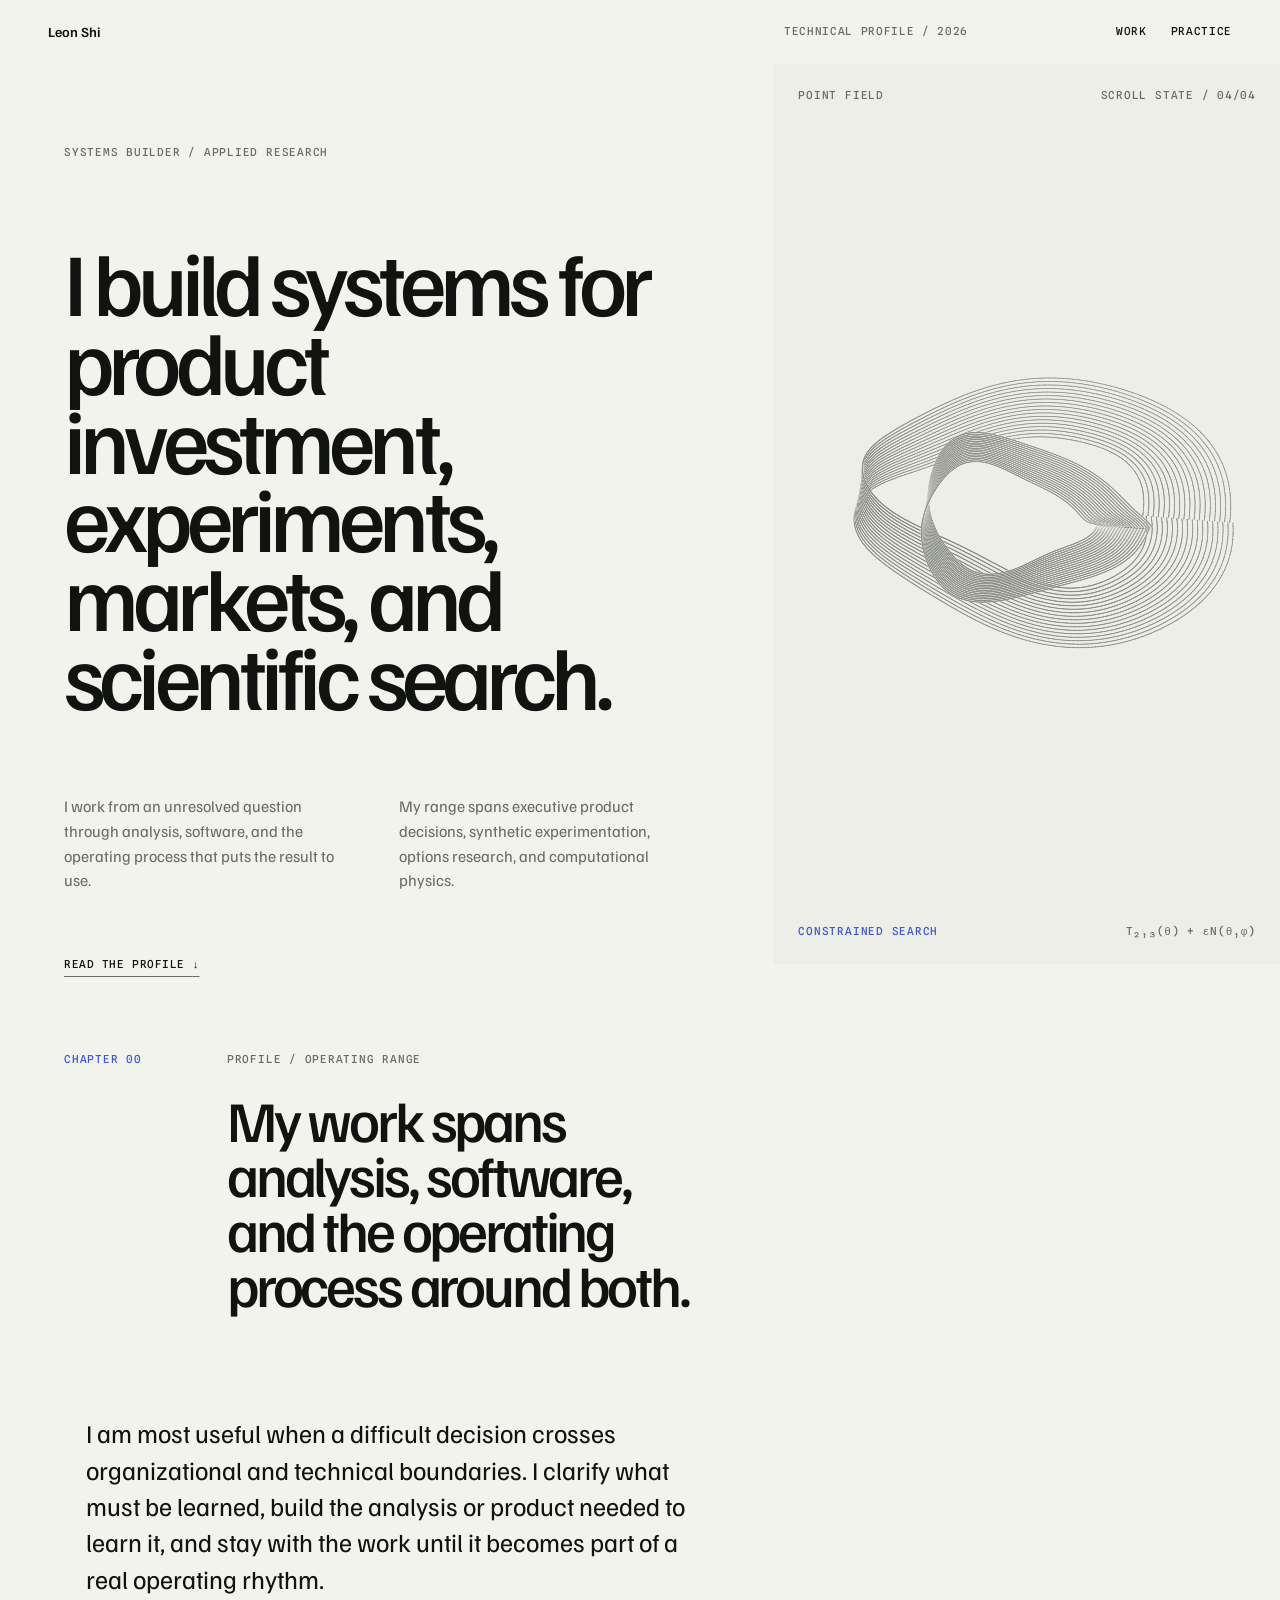
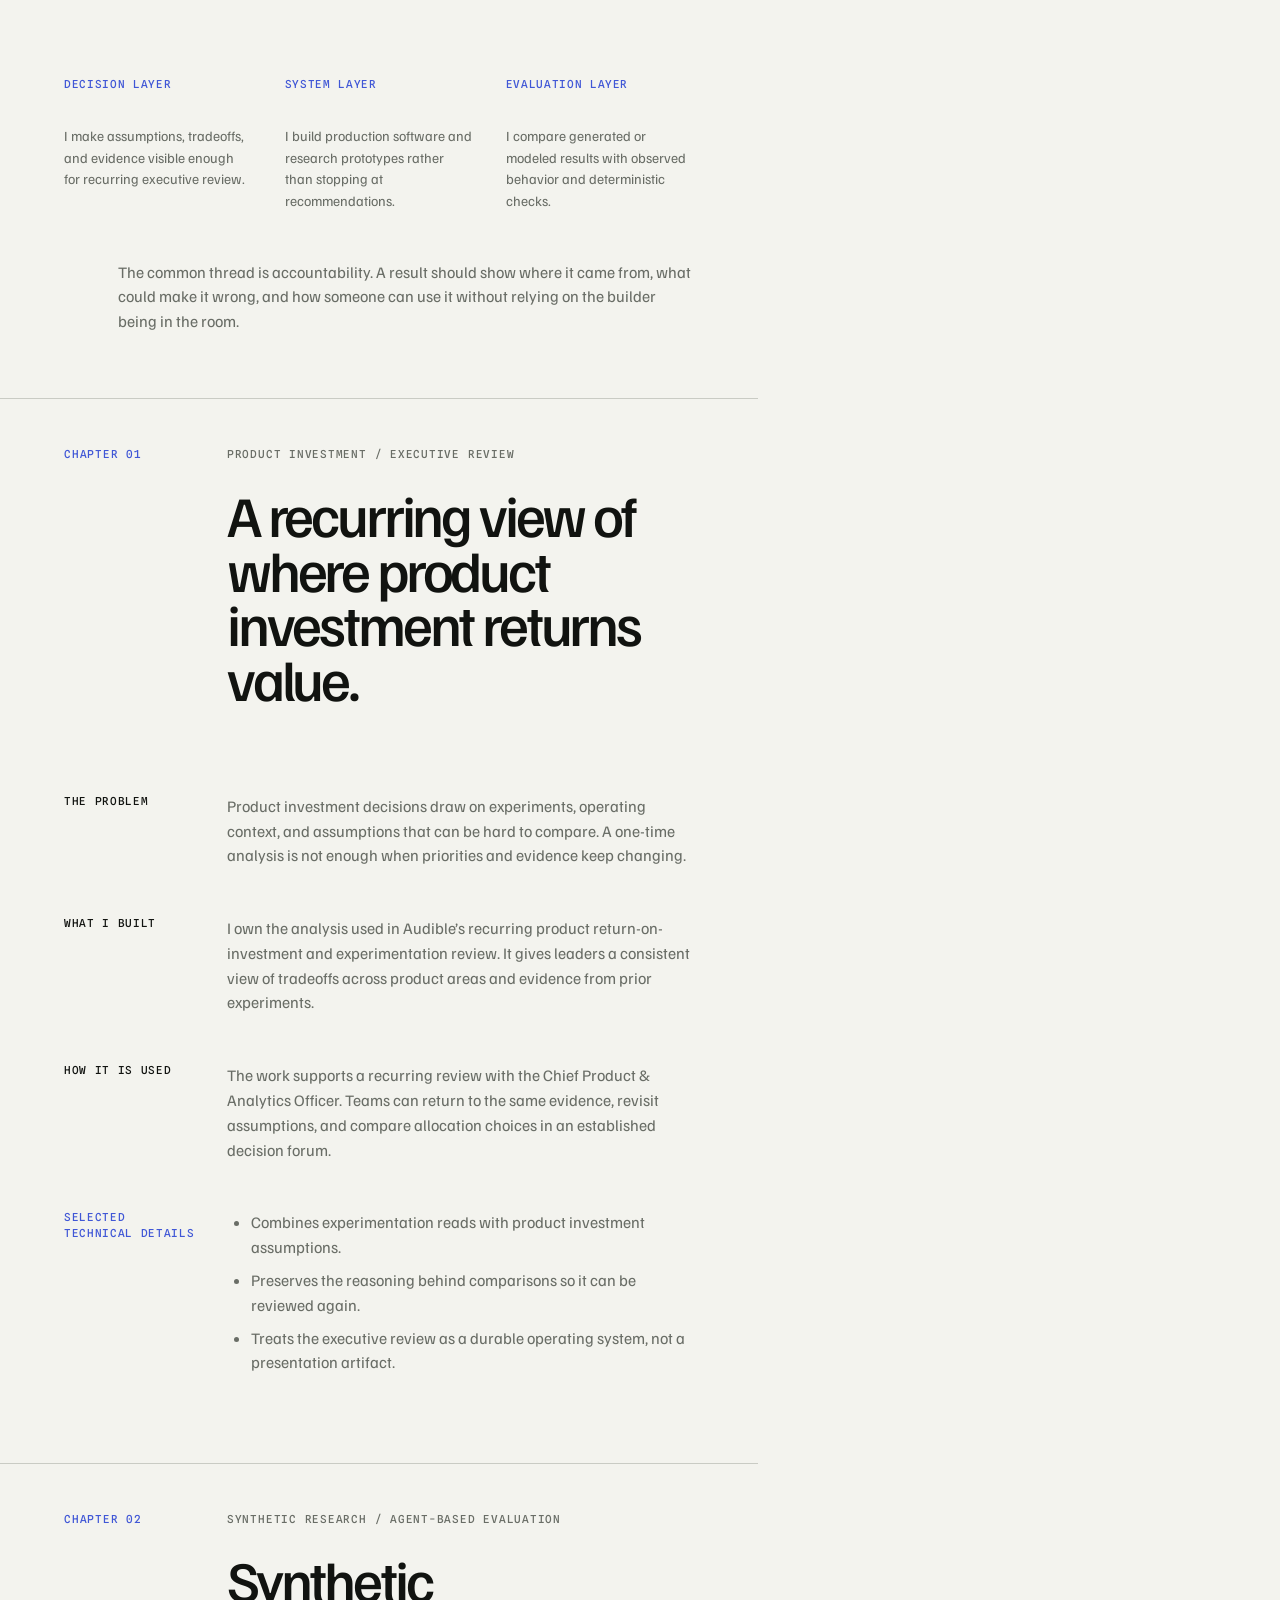
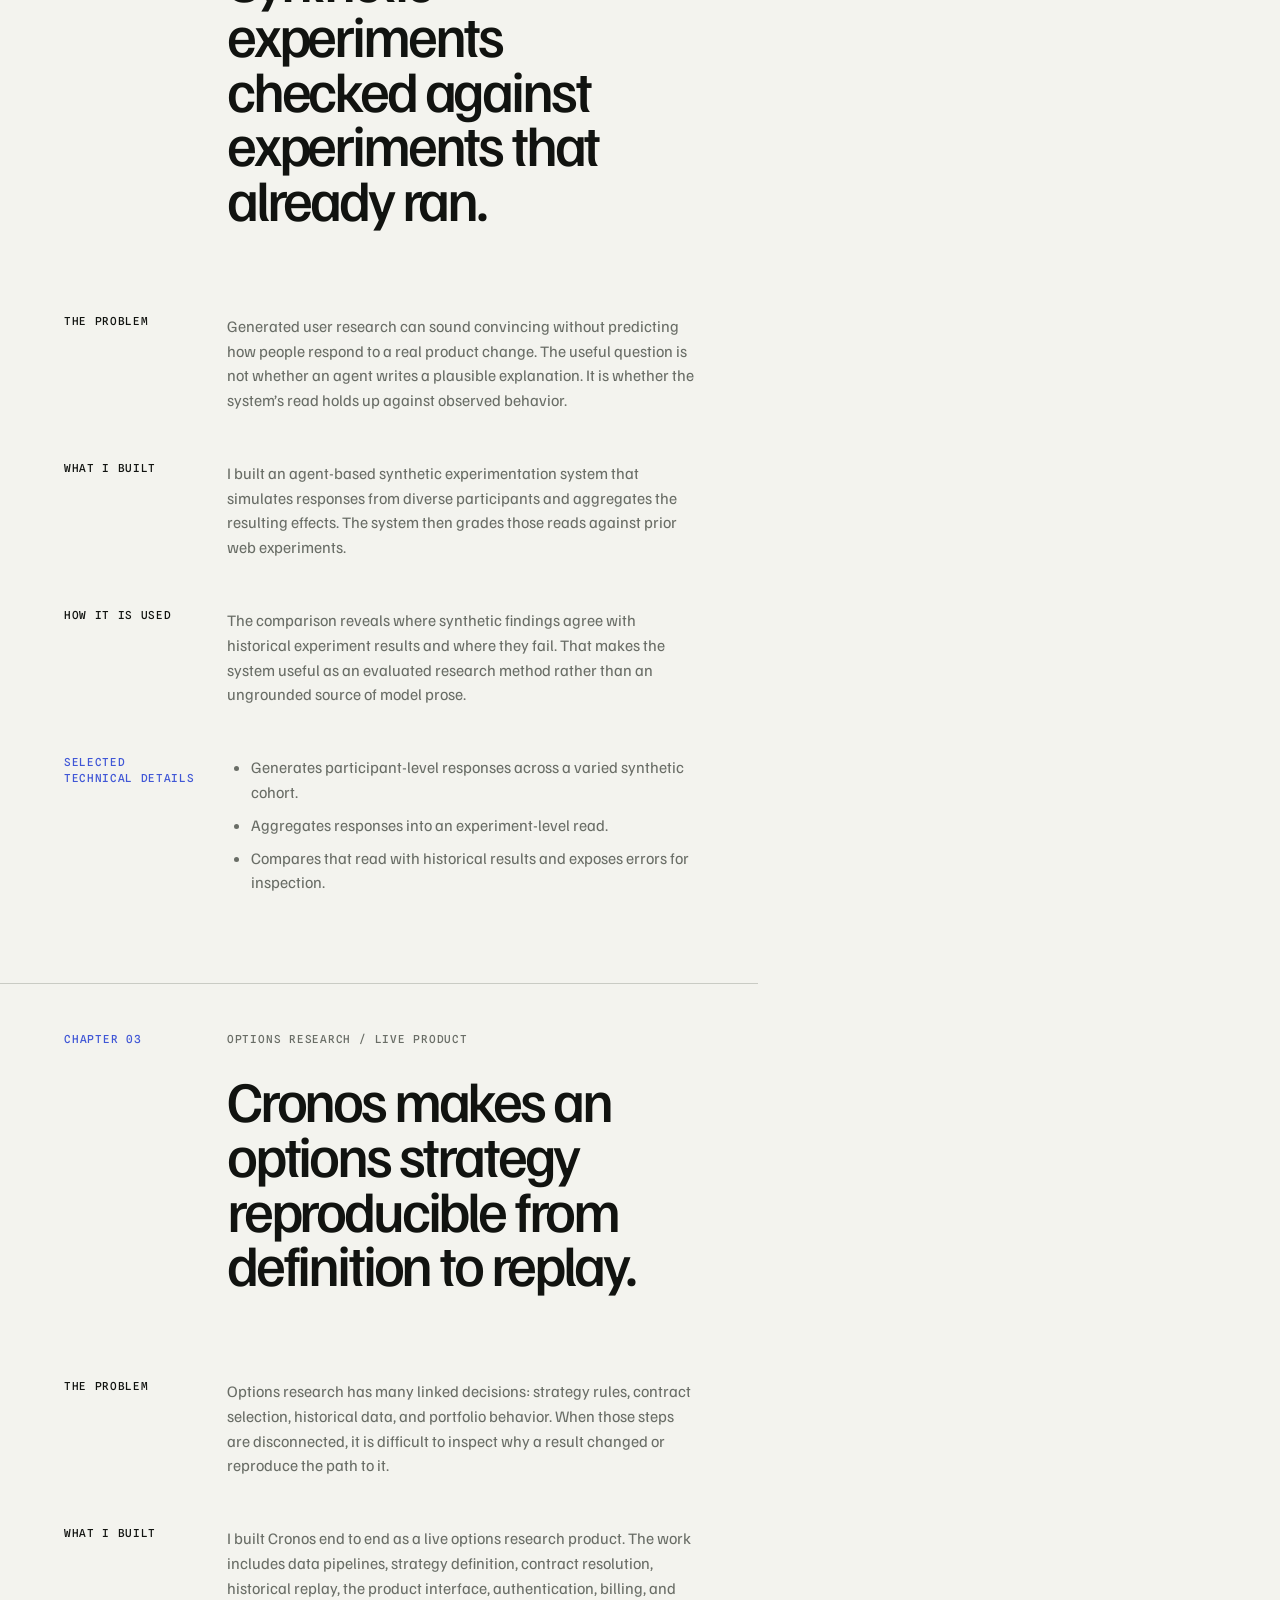
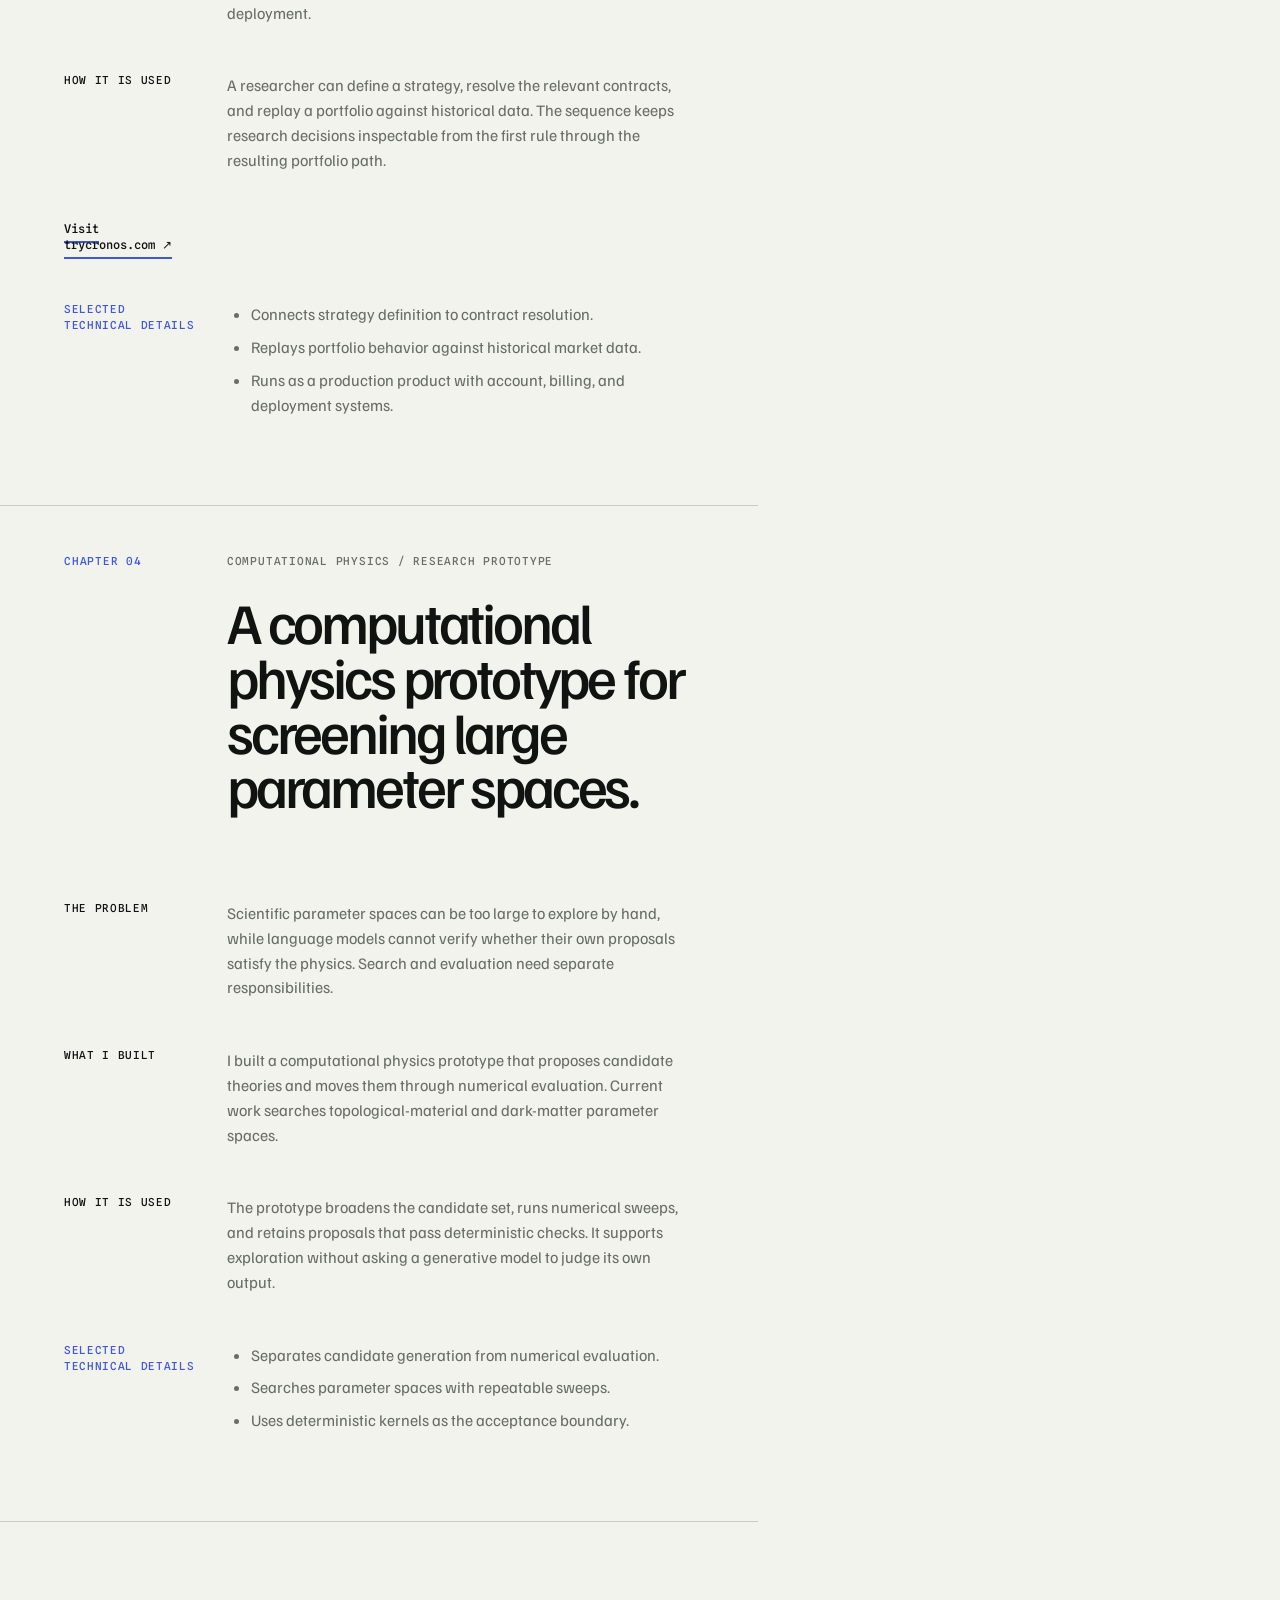
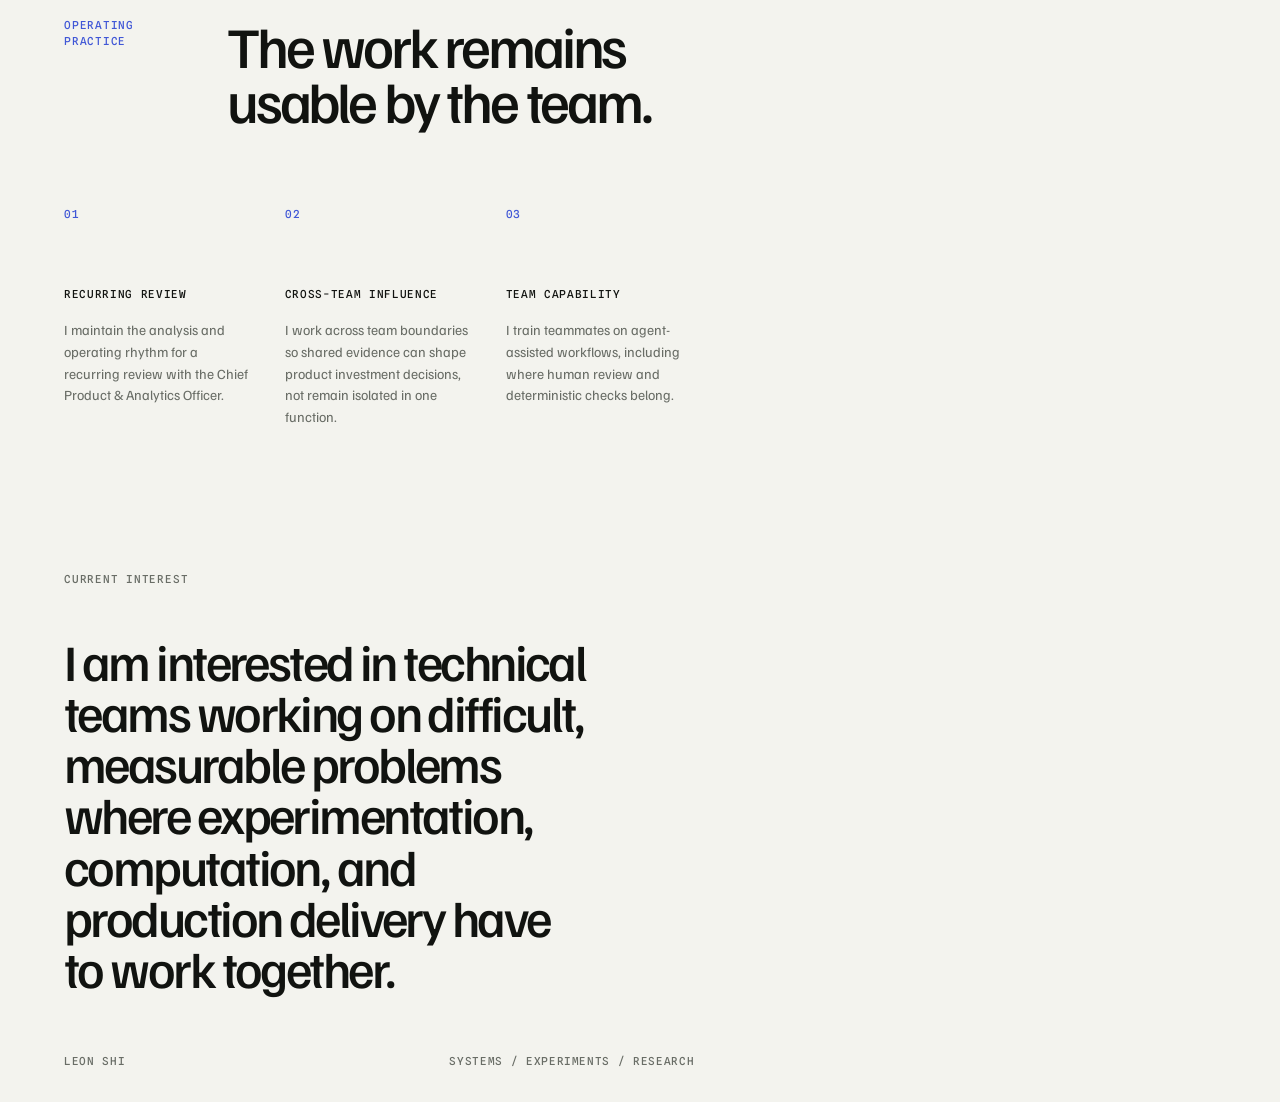
<file: monochrome/index.html>
<!doctype html>
<html lang="en">
<head>
  <meta charset="utf-8" />
  <meta name="viewport" content="width=device-width, initial-scale=1" />
  <meta name="description" content="Leon Shi builds systems for product investment, experimentation, options research, and computational physics." />
  <title>Leon Shi | Systems, experiments, and research</title>
  <link rel="preconnect" href="https://fonts.googleapis.com" />
  <link rel="preconnect" href="https://fonts.gstatic.com" crossorigin />
  <link href="https://fonts.googleapis.com/css2?family=Familjen+Grotesk:wght@400;500;600&family=Spline+Sans+Mono:wght@400;500&display=swap" rel="stylesheet" />
  <link rel="stylesheet" href="styles.css" />
  <script src="field.js" defer></script>
</head>
<body>
  <a class="skip-link" href="#main-content">Skip to main content</a>

  <header class="site-header">
    <a class="wordmark" href="#top" aria-label="Leon Shi, top of page">Leon Shi</a>
    <p>Technical profile / 2026</p>
    <nav aria-label="Profile navigation">
      <a href="#work">Work</a>
      <a href="#practice">Practice</a>
    </nav>
  </header>

  <main class="profile" id="main-content">
    <section class="hero" id="top" aria-labelledby="hero-title">
      <p class="eyebrow">Systems builder / Applied research</p>
      <h1 id="hero-title">I build systems for product investment, experiments, markets, and scientific search.</h1>
      <div class="hero-summary">
        <p>I work from an unresolved question through analysis, software, and the operating process that puts the result to use.</p>
        <p>My range spans executive product decisions, synthetic experimentation, options research, and computational physics.</p>
      </div>
      <a class="chapter-jump" href="#chapter-0">Read the profile <span aria-hidden="true">↓</span></a>
    </section>

    <aside class="field-stage" aria-hidden="true">
      <canvas id="math-field" aria-hidden="true"></canvas>
      <div class="field-stage__header">
        <span>Point field</span>
        <span>Scroll state / 00/04</span>
      </div>
      <div class="field-readout">
        <span data-field-name>Operating range</span>
        <span data-field-equation>q₀(i,t) = range(i,t)</span>
      </div>
    </aside>

    <section class="chapter chapter--profile" id="chapter-0" data-field-state="0" aria-labelledby="chapter-0-title">
      <header class="chapter-header">
        <p class="chapter-index">Chapter 00</p>
        <div>
          <p class="chapter-domain">Profile / Operating range</p>
          <h2 id="chapter-0-title">My work spans analysis, software, and the operating process around both.</h2>
        </div>
      </header>
      <div class="chapter-body">
        <p class="chapter-lede">I am most useful when a difficult decision crosses organizational and technical boundaries. I clarify what must be learned, build the analysis or product needed to learn it, and stay with the work until it becomes part of a real operating rhythm.</p>
        <div class="profile-range" aria-label="Operating range">
          <div>
            <h3>Decision layer</h3>
            <p>I make assumptions, tradeoffs, and evidence visible enough for recurring executive review.</p>
          </div>
          <div>
            <h3>System layer</h3>
            <p>I build production software and research prototypes rather than stopping at recommendations.</p>
          </div>
          <div>
            <h3>Evaluation layer</h3>
            <p>I compare generated or modeled results with observed behavior and deterministic checks.</p>
          </div>
        </div>
        <p class="chapter-note">The common thread is accountability. A result should show where it came from, what could make it wrong, and how someone can use it without relying on the builder being in the room.</p>
      </div>
    </section>

    <section class="chapter" id="work" data-field-state="1" aria-labelledby="chapter-1-title">
      <header class="chapter-header">
        <p class="chapter-index">Chapter 01</p>
        <div>
          <p class="chapter-domain">Product investment / Executive review</p>
          <h2 id="chapter-1-title">A recurring view of where product investment returns value.</h2>
        </div>
      </header>
      <div class="chapter-body">
        <section class="work-detail" aria-labelledby="chapter-1-problem">
          <h3 id="chapter-1-problem">The problem</h3>
          <p>Product investment decisions draw on experiments, operating context, and assumptions that can be hard to compare. A one-time analysis is not enough when priorities and evidence keep changing.</p>
        </section>
        <section class="work-detail" aria-labelledby="chapter-1-built">
          <h3 id="chapter-1-built">What I built</h3>
          <p>I own the analysis used in Audible’s recurring product return-on-investment and experimentation review. It gives leaders a consistent view of tradeoffs across product areas and evidence from prior experiments.</p>
        </section>
        <section class="work-detail" aria-labelledby="chapter-1-use">
          <h3 id="chapter-1-use">How it is used</h3>
          <p>The work supports a recurring review with the Chief Product &amp; Analytics Officer. Teams can return to the same evidence, revisit assumptions, and compare allocation choices in an established decision forum.</p>
        </section>
        <section class="work-detail work-detail--technical" aria-labelledby="chapter-1-technical">
          <h3 id="chapter-1-technical">Selected technical details</h3>
          <ul>
            <li>Combines experimentation reads with product investment assumptions.</li>
            <li>Preserves the reasoning behind comparisons so it can be reviewed again.</li>
            <li>Treats the executive review as a durable operating system, not a presentation artifact.</li>
          </ul>
        </section>
      </div>
    </section>

    <section class="chapter" data-field-state="2" aria-labelledby="chapter-2-title">
      <header class="chapter-header">
        <p class="chapter-index">Chapter 02</p>
        <div>
          <p class="chapter-domain">Synthetic research / Agent-based evaluation</p>
          <h2 id="chapter-2-title">Synthetic experiments checked against experiments that already ran.</h2>
        </div>
      </header>
      <div class="chapter-body">
        <section class="work-detail" aria-labelledby="chapter-2-problem">
          <h3 id="chapter-2-problem">The problem</h3>
          <p>Generated user research can sound convincing without predicting how people respond to a real product change. The useful question is not whether an agent writes a plausible explanation. It is whether the system’s read holds up against observed behavior.</p>
        </section>
        <section class="work-detail" aria-labelledby="chapter-2-built">
          <h3 id="chapter-2-built">What I built</h3>
          <p>I built an agent-based synthetic experimentation system that simulates responses from diverse participants and aggregates the resulting effects. The system then grades those reads against prior web experiments.</p>
        </section>
        <section class="work-detail" aria-labelledby="chapter-2-use">
          <h3 id="chapter-2-use">How it is used</h3>
          <p>The comparison reveals where synthetic findings agree with historical experiment results and where they fail. That makes the system useful as an evaluated research method rather than an ungrounded source of model prose.</p>
        </section>
        <section class="work-detail work-detail--technical" aria-labelledby="chapter-2-technical">
          <h3 id="chapter-2-technical">Selected technical details</h3>
          <ul>
            <li>Generates participant-level responses across a varied synthetic cohort.</li>
            <li>Aggregates responses into an experiment-level read.</li>
            <li>Compares that read with historical results and exposes errors for inspection.</li>
          </ul>
        </section>
      </div>
    </section>

    <section class="chapter" data-field-state="3" aria-labelledby="chapter-3-title">
      <header class="chapter-header">
        <p class="chapter-index">Chapter 03</p>
        <div>
          <p class="chapter-domain">Options research / Live product</p>
          <h2 id="chapter-3-title">Cronos makes an options strategy reproducible from definition to replay.</h2>
        </div>
      </header>
      <div class="chapter-body">
        <section class="work-detail" aria-labelledby="chapter-3-problem">
          <h3 id="chapter-3-problem">The problem</h3>
          <p>Options research has many linked decisions: strategy rules, contract selection, historical data, and portfolio behavior. When those steps are disconnected, it is difficult to inspect why a result changed or reproduce the path to it.</p>
        </section>
        <section class="work-detail" aria-labelledby="chapter-3-built">
          <h3 id="chapter-3-built">What I built</h3>
          <p>I built Cronos end to end as a live options research product. The work includes data pipelines, strategy definition, contract resolution, historical replay, the product interface, authentication, billing, and deployment.</p>
        </section>
        <section class="work-detail" aria-labelledby="chapter-3-use">
          <h3 id="chapter-3-use">How it is used</h3>
          <p>A researcher can define a strategy, resolve the relevant contracts, and replay a portfolio against historical data. The sequence keeps research decisions inspectable from the first rule through the resulting portfolio path.</p>
          <a class="project-link" href="https://trycronos.com" target="_blank" rel="noreferrer">Visit trycronos.com <span aria-hidden="true">↗</span></a>
        </section>
        <section class="work-detail work-detail--technical" aria-labelledby="chapter-3-technical">
          <h3 id="chapter-3-technical">Selected technical details</h3>
          <ul>
            <li>Connects strategy definition to contract resolution.</li>
            <li>Replays portfolio behavior against historical market data.</li>
            <li>Runs as a production product with account, billing, and deployment systems.</li>
          </ul>
        </section>
      </div>
    </section>

    <section class="chapter" data-field-state="4" aria-labelledby="chapter-4-title">
      <header class="chapter-header">
        <p class="chapter-index">Chapter 04</p>
        <div>
          <p class="chapter-domain">Computational physics / Research prototype</p>
          <h2 id="chapter-4-title">A computational physics prototype for screening large parameter spaces.</h2>
        </div>
      </header>
      <div class="chapter-body">
        <section class="work-detail" aria-labelledby="chapter-4-problem">
          <h3 id="chapter-4-problem">The problem</h3>
          <p>Scientific parameter spaces can be too large to explore by hand, while language models cannot verify whether their own proposals satisfy the physics. Search and evaluation need separate responsibilities.</p>
        </section>
        <section class="work-detail" aria-labelledby="chapter-4-built">
          <h3 id="chapter-4-built">What I built</h3>
          <p>I built a computational physics prototype that proposes candidate theories and moves them through numerical evaluation. Current work searches topological-material and dark-matter parameter spaces.</p>
        </section>
        <section class="work-detail" aria-labelledby="chapter-4-use">
          <h3 id="chapter-4-use">How it is used</h3>
          <p>The prototype broadens the candidate set, runs numerical sweeps, and retains proposals that pass deterministic checks. It supports exploration without asking a generative model to judge its own output.</p>
        </section>
        <section class="work-detail work-detail--technical" aria-labelledby="chapter-4-technical">
          <h3 id="chapter-4-technical">Selected technical details</h3>
          <ul>
            <li>Separates candidate generation from numerical evaluation.</li>
            <li>Searches parameter spaces with repeatable sweeps.</li>
            <li>Uses deterministic kernels as the acceptance boundary.</li>
          </ul>
        </section>
      </div>
    </section>

    <section class="practice" id="practice" aria-labelledby="practice-title">
      <header>
        <p class="chapter-index">Operating practice</p>
        <h2 id="practice-title">The work remains usable by the team.</h2>
      </header>
      <div class="practice-list">
        <section>
          <p class="practice-index">01</p>
          <h3>Recurring review</h3>
          <p>I maintain the analysis and operating rhythm for a recurring review with the Chief Product &amp; Analytics Officer.</p>
        </section>
        <section>
          <p class="practice-index">02</p>
          <h3>Cross-team influence</h3>
          <p>I work across team boundaries so shared evidence can shape product investment decisions, not remain isolated in one function.</p>
        </section>
        <section>
          <p class="practice-index">03</p>
          <h3>Team capability</h3>
          <p>I train teammates on agent-assisted workflows, including where human review and deterministic checks belong.</p>
        </section>
      </div>
    </section>

    <footer class="closing">
      <p class="eyebrow">Current interest</p>
      <p>I am interested in technical teams working on difficult, measurable problems where experimentation, computation, and production delivery have to work together.</p>
      <div class="closing-meta">
        <span>Leon Shi</span>
        <span>Systems / Experiments / Research</span>
      </div>
    </footer>
  </main>
</body>
</html>
</file>
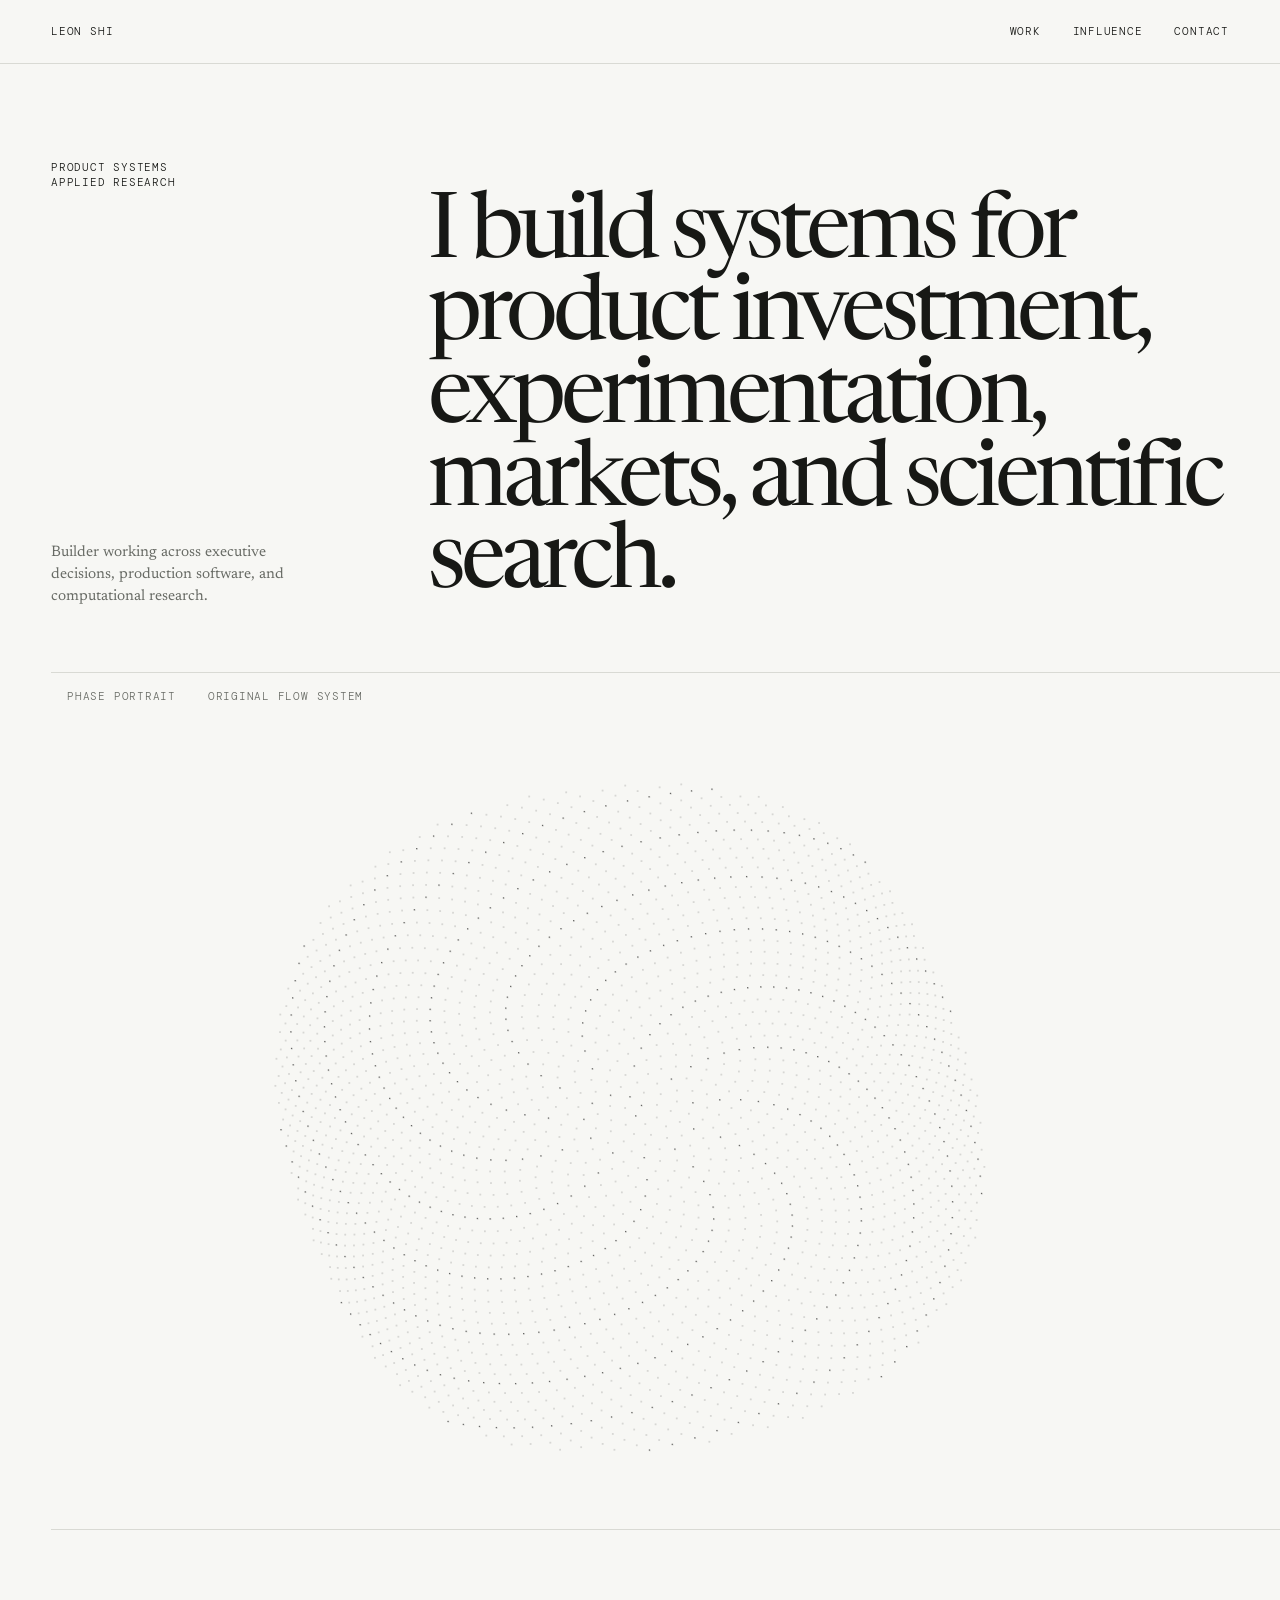
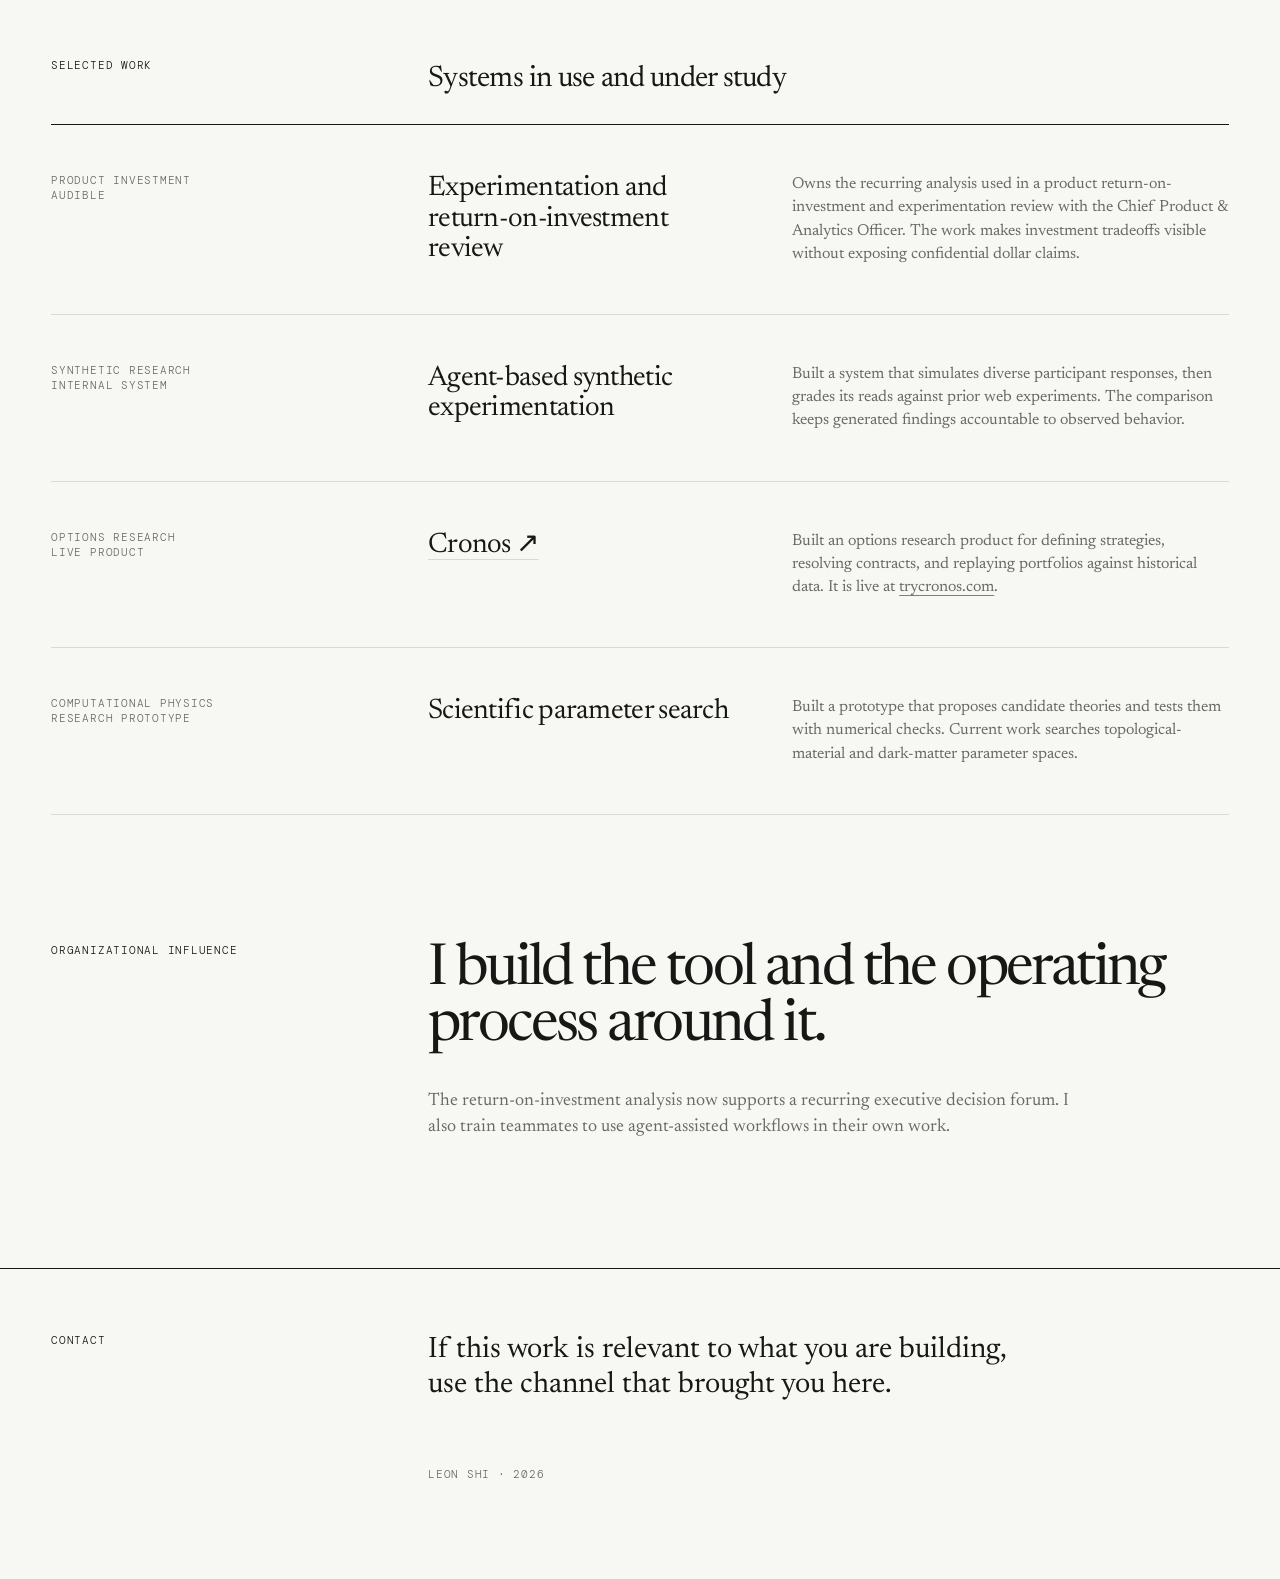
<file: phase/index.html>
<!doctype html>
<html lang="en">
<head>
  <meta charset="utf-8" />
  <meta name="viewport" content="width=device-width, initial-scale=1" />
  <meta name="description" content="Leon Shi builds systems for product investment, experimentation, markets, and scientific search." />
  <title>Leon Shi | Systems, experiments, and research</title>
  <link rel="preconnect" href="https://fonts.googleapis.com" />
  <link rel="preconnect" href="https://fonts.gstatic.com" crossorigin />
  <link href="https://fonts.googleapis.com/css2?family=DM+Mono:wght@300;400&family=Newsreader:opsz,wght@6..72,400;6..72,500&display=swap" rel="stylesheet" />
  <style>
    :root {
      --paper: #f7f7f4;
      --ink: #171815;
      --muted: #686b65;
      --line: #d9dad4;
      --accent: #7a8177;
      --point: rgba(23, 24, 21, 0.58);
      --point-faint: rgba(23, 24, 21, 0.14);
      --serif: "Newsreader", Georgia, serif;
      --mono: "DM Mono", "Courier New", monospace;
      --space-1: 0.5rem;
      --space-2: 1rem;
      --space-3: 1.5rem;
      --space-4: 2rem;
      --space-6: 3rem;
      --space-8: 4rem;
      --space-12: 6rem;
      --space-16: 8rem;
      --page: clamp(1.25rem, 4vw, 4.5rem);
      --measure: 64rem;
      --speed: 180ms;
    }

    * { box-sizing: border-box; }

    html {
      background: var(--paper);
      scroll-behavior: smooth;
    }

    body {
      margin: 0;
      overflow-x: clip;
      background: var(--paper);
      color: var(--ink);
      font-family: var(--serif);
      font-size: 1.125rem;
      line-height: 1.45;
      text-rendering: optimizeLegibility;
    }

    ::selection {
      background: var(--accent);
      color: var(--paper);
    }

    a {
      color: inherit;
      text-decoration-color: var(--accent);
      text-decoration-thickness: 1px;
      text-underline-offset: 0.25em;
    }

    a:hover { text-decoration-thickness: 2px; }

    :focus-visible {
      outline: 2px solid var(--accent);
      outline-offset: 0.3rem;
    }

    .skip-link {
      position: fixed;
      z-index: 10;
      top: var(--space-2);
      left: var(--space-2);
      padding: var(--space-1) var(--space-2);
      background: var(--ink);
      color: var(--paper);
      font-family: var(--mono);
      font-size: 0.75rem;
      transform: translateY(-200%);
      transition: transform var(--speed) ease-out;
    }

    .skip-link:focus { transform: translateY(0); }

    .frame {
      width: min(100%, 112rem);
      margin-inline: auto;
      padding-inline: var(--page);
    }

    .utility {
      font-family: var(--mono);
      font-size: 0.68rem;
      font-weight: 300;
      letter-spacing: 0.07em;
      line-height: 1.4;
      text-transform: uppercase;
    }

    .site-header {
      display: grid;
      grid-template-columns: 1fr auto;
      align-items: center;
      min-height: var(--space-8);
      border-bottom: 1px solid var(--line);
    }

    .site-header > a {
      width: fit-content;
      text-decoration: none;
    }

    .site-header nav {
      display: flex;
      gap: var(--space-4);
    }

    .site-header nav a { text-decoration: none; }
    .site-header nav a:hover { text-decoration: underline; }

    .hero {
      display: grid;
      grid-template-columns: minmax(11rem, 0.32fr) minmax(0, 0.68fr);
      min-height: 38rem;
      padding-block: var(--space-12) var(--space-8);
    }

    .hero__profile {
      display: flex;
      flex-direction: column;
      justify-content: space-between;
      padding-right: var(--space-4);
    }

    .hero__profile p {
      max-width: 15rem;
      margin: 0;
      color: var(--muted);
      font-size: 0.95rem;
    }

    .hero h1 {
      align-self: end;
      max-width: 72rem;
      margin: 0;
      font-size: clamp(3rem, 7.1vw, 8.4rem);
      font-weight: 400;
      letter-spacing: -0.055em;
      line-height: 0.91;
    }

    .portrait {
      position: relative;
      width: calc(100% - var(--page));
      height: clamp(28rem, 67vw, 58rem);
      margin: 0 0 var(--space-16) auto;
      border-top: 1px solid var(--line);
      border-bottom: 1px solid var(--line);
      overflow: hidden;
    }

    .portrait canvas {
      display: block;
      width: 100%;
      height: 100%;
    }

    .portrait figcaption {
      position: absolute;
      z-index: 1;
      top: var(--space-2);
      left: var(--space-2);
      display: flex;
      gap: var(--space-4);
      pointer-events: none;
      color: var(--muted);
    }

    .section-head {
      display: grid;
      grid-template-columns: minmax(11rem, 0.32fr) minmax(0, 0.68fr);
      padding-bottom: var(--space-3);
      border-bottom: 1px solid var(--ink);
    }

    .section-head h2 {
      margin: 0;
      font-size: clamp(1.65rem, 2.3vw, 2.5rem);
      font-weight: 400;
      letter-spacing: -0.025em;
    }

    .work-list { margin: 0; }

    .project {
      display: grid;
      grid-template-columns: minmax(11rem, 0.32fr) minmax(0, 0.68fr);
      padding-block: var(--space-6);
      border-bottom: 1px solid var(--line);
    }

    .project dt {
      padding-right: var(--space-4);
      color: var(--muted);
    }

    .project dd {
      display: grid;
      grid-template-columns: minmax(12rem, 0.42fr) minmax(0, 0.58fr);
      gap: var(--space-6);
      margin: 0;
    }

    .project h3 {
      margin: 0;
      font-size: clamp(1.45rem, 2.2vw, 2.35rem);
      font-weight: 400;
      letter-spacing: -0.025em;
      line-height: 1.08;
    }

    .project h3 a {
      text-decoration-thickness: 1px;
      text-decoration-color: var(--line);
    }

    .project p {
      max-width: 38rem;
      margin: 0;
      color: var(--muted);
      font-size: 1rem;
    }

    .project p + p { margin-top: var(--space-2); }

    .influence {
      display: grid;
      grid-template-columns: minmax(11rem, 0.32fr) minmax(0, 0.68fr);
      padding-block: var(--space-16);
    }

    .influence__copy {
      max-width: var(--measure);
    }

    .influence h2 {
      margin: 0 0 var(--space-4);
      font-size: clamp(2.2rem, 4.5vw, 5.2rem);
      font-weight: 400;
      letter-spacing: -0.045em;
      line-height: 0.98;
    }

    .influence p {
      max-width: 42rem;
      margin: 0;
      color: var(--muted);
    }

    .contact {
      display: grid;
      grid-template-columns: minmax(11rem, 0.32fr) minmax(0, 0.68fr);
      padding-block: var(--space-8) var(--space-12);
      border-top: 1px solid var(--ink);
    }

    .contact p {
      max-width: 38rem;
      margin: 0;
      font-size: clamp(1.4rem, 2.3vw, 2.35rem);
      line-height: 1.2;
    }

    .contact small {
      display: block;
      margin-top: var(--space-8);
      color: var(--muted);
    }

    @media (max-width: 48rem) {
      body { font-size: 1rem; }

      .site-header {
        min-height: var(--space-6);
      }

      .site-header nav { gap: var(--space-2); }
      .site-header nav a:first-child { display: none; }

      .hero {
        grid-template-columns: 1fr;
        min-height: auto;
        padding-block: var(--space-8) var(--space-6);
      }

      .hero__profile {
        min-height: 9rem;
        padding: 0;
      }

      .hero__profile p { margin-top: var(--space-6); }
      .hero h1 { margin-top: var(--space-8); }

      .portrait {
        width: 100%;
        height: 28rem;
        margin-bottom: var(--space-12);
      }

      .portrait figcaption {
        right: var(--space-2);
        justify-content: space-between;
      }

      .section-head,
      .project,
      .influence,
      .contact {
        grid-template-columns: 1fr;
      }

      .section-head { gap: var(--space-2); }
      .project { gap: var(--space-3); }

      .project dd {
        grid-template-columns: 1fr;
        gap: var(--space-2);
      }

      .influence { gap: var(--space-4); }
      .contact { gap: var(--space-4); }
    }

    @media (prefers-reduced-motion: reduce) {
      html { scroll-behavior: auto; }
      *, *::before, *::after {
        animation-duration: 0.01ms !important;
        animation-iteration-count: 1 !important;
        transition-duration: 0.01ms !important;
      }
    }
  </style>
</head>
<body>
  <a class="skip-link" href="#content">Skip to content</a>

  <header class="site-header frame">
    <a class="utility" href="#top" aria-label="Leon Shi, home">Leon Shi</a>
    <nav class="utility" aria-label="Primary navigation">
      <a href="#work">Work</a>
      <a href="#influence">Influence</a>
      <a href="#contact">Contact</a>
    </nav>
  </header>

  <main id="content">
    <section class="hero frame" id="top" aria-labelledby="intro-title">
      <div class="hero__profile">
        <span class="utility">Product systems<br />Applied research</span>
        <p>Builder working across executive decisions, production software, and computational research.</p>
      </div>
      <h1 id="intro-title">I build systems for product investment, experimentation, markets, and scientific search.</h1>
    </section>

    <figure class="portrait" aria-labelledby="portrait-caption">
      <canvas id="phase-canvas" aria-hidden="true"></canvas>
      <figcaption class="utility" id="portrait-caption">
        <span>Phase portrait</span>
        <span>Original flow system</span>
      </figcaption>
    </figure>

    <section class="frame" id="work" aria-labelledby="work-title">
      <header class="section-head">
        <span class="utility">Selected work</span>
        <h2 id="work-title">Systems in use and under study</h2>
      </header>

      <dl class="work-list">
        <div class="project">
          <dt class="utility">Product investment<br />Audible</dt>
          <dd>
            <h3>Experimentation and return-on-investment review</h3>
            <p>Owns the recurring analysis used in a product return-on-investment and experimentation review with the Chief Product &amp; Analytics Officer. The work makes investment tradeoffs visible without exposing confidential dollar claims.</p>
          </dd>
        </div>

        <div class="project">
          <dt class="utility">Synthetic research<br />Internal system</dt>
          <dd>
            <h3>Agent-based synthetic experimentation</h3>
            <p>Built a system that simulates diverse participant responses, then grades its reads against prior web experiments. The comparison keeps generated findings accountable to observed behavior.</p>
          </dd>
        </div>

        <div class="project">
          <dt class="utility">Options research<br />Live product</dt>
          <dd>
            <h3><a href="https://trycronos.com" target="_blank" rel="noreferrer">Cronos ↗</a></h3>
            <p>Built an options research product for defining strategies, resolving contracts, and replaying portfolios against historical data. It is live at <a href="https://trycronos.com" target="_blank" rel="noreferrer">trycronos.com</a>.</p>
          </dd>
        </div>

        <div class="project">
          <dt class="utility">Computational physics<br />Research prototype</dt>
          <dd>
            <h3>Scientific parameter search</h3>
            <p>Built a prototype that proposes candidate theories and tests them with numerical checks. Current work searches topological-material and dark-matter parameter spaces.</p>
          </dd>
        </div>
      </dl>
    </section>

    <section class="influence frame" id="influence" aria-labelledby="influence-title">
      <span class="utility">Organizational influence</span>
      <div class="influence__copy">
        <h2 id="influence-title">I build the tool and the operating process around it.</h2>
        <p>The return-on-investment analysis now supports a recurring executive decision forum. I also train teammates to use agent-assisted workflows in their own work.</p>
      </div>
    </section>
  </main>

  <footer class="contact frame" id="contact">
    <span class="utility">Contact</span>
    <div>
      <p>If this work is relevant to what you are building, use the channel that brought you here.</p>
      <small class="utility">Leon Shi · 2026</small>
    </div>
  </footer>

  <script>
    (() => {
      const canvas = document.querySelector("#phase-canvas");
      const context = canvas.getContext("2d");
      const reducedMotion = window.matchMedia("(prefers-reduced-motion: reduce)");
      const particleCount = 2600;
      const particles = new Float32Array(particleCount * 2);
      let width = 0;
      let height = 0;
      let pixelRatio = 1;
      let frame = 0;
      let phase = 0;
      let visible = false;
      let lastTime = 0;

      function seedParticles() {
        for (let index = 0; index < particleCount; index += 1) {
          const offset = index * 2;
          const ring = Math.sqrt((index + 0.5) / particleCount);
          const angle = index * 2.399963229728653;
          particles[offset] = Math.cos(angle) * ring * 1.75;
          particles[offset + 1] = Math.sin(angle) * ring * 1.35;
        }
      }

      function resize() {
        const bounds = canvas.getBoundingClientRect();
        pixelRatio = Math.min(window.devicePixelRatio || 1, 2);
        width = Math.max(1, bounds.width);
        height = Math.max(1, bounds.height);
        canvas.width = Math.round(width * pixelRatio);
        canvas.height = Math.round(height * pixelRatio);
        context.setTransform(pixelRatio, 0, 0, pixelRatio, 0, 0);
        draw(true);
      }

      function resetParticle(offset, index) {
        const angle = index * 2.399963229728653 + phase * 0.07;
        const radius = 0.35 + ((index * 47) % 101) / 72;
        particles[offset] = Math.cos(angle) * radius;
        particles[offset + 1] = Math.sin(angle) * radius * 0.74;
      }

      function advance(step) {
        const drift = Math.sin(phase * 0.23) * 0.28;
        const fold = 0.82 + Math.cos(phase * 0.17) * 0.12;

        for (let index = 0; index < particleCount; index += 1) {
          const offset = index * 2;
          const x = particles[offset];
          const y = particles[offset + 1];
          const dx = y - 0.31 * x * x * x + 0.18 * Math.sin(2.4 * y + drift);
          const dy = -fold * x - 0.17 * y + 0.16 * Math.sin(1.8 * x - drift * 1.4);
          const nextX = x + dx * step;
          const nextY = y + dy * step;

          if (nextX * nextX + nextY * nextY > 6.25) {
            resetParticle(offset, index);
          } else {
            particles[offset] = nextX;
            particles[offset + 1] = nextY;
          }
        }
      }

      function draw(staticFrame = false) {
        context.clearRect(0, 0, width, height);
        const styles = getComputedStyle(document.documentElement);
        const point = styles.getPropertyValue("--point").trim();
        const faint = styles.getPropertyValue("--point-faint").trim();
        const scale = Math.min(width / 4.5, height / 3.25);
        const originX = width * (width < 768 ? 0.52 : 0.47);
        const originY = height * 0.52;

        context.fillStyle = faint;
        for (let index = 0; index < particleCount; index += 1) {
          const offset = index * 2;
          const x = originX + particles[offset] * scale;
          const y = originY + particles[offset + 1] * scale;
          context.fillRect(x, y, 1.8, 1.8);
        }

        context.fillStyle = point;
        for (let index = 0; index < particleCount; index += 5) {
          const offset = index * 2;
          const x = originX + particles[offset] * scale;
          const y = originY + particles[offset + 1] * scale;
          context.fillRect(x, y, 1.2, 1.2);
        }

        if (staticFrame) return;
      }

      function animate(time) {
        frame = 0;
        if (!visible || reducedMotion.matches || document.hidden) return;
        const elapsed = Math.min((time - lastTime) / 1000 || 0.016, 0.04);
        lastTime = time;
        phase += elapsed;
        advance(elapsed * 0.31);
        draw();
        frame = requestAnimationFrame(animate);
      }

      function updatePlayback() {
        if (frame) {
          cancelAnimationFrame(frame);
          frame = 0;
        }
        if (visible && !reducedMotion.matches && !document.hidden) {
          lastTime = performance.now();
          frame = requestAnimationFrame(animate);
        } else {
          draw(true);
        }
      }

      seedParticles();
      resize();
      const resizeObserver = new ResizeObserver(resize);
      resizeObserver.observe(canvas);

      const visibilityObserver = new IntersectionObserver((entries) => {
        visible = entries[0].isIntersecting;
        updatePlayback();
      }, { threshold: 0.01 });
      visibilityObserver.observe(canvas);

      document.addEventListener("visibilitychange", updatePlayback);
      reducedMotion.addEventListener("change", updatePlayback);
    })();
  </script>
</body>
</html>
</file>
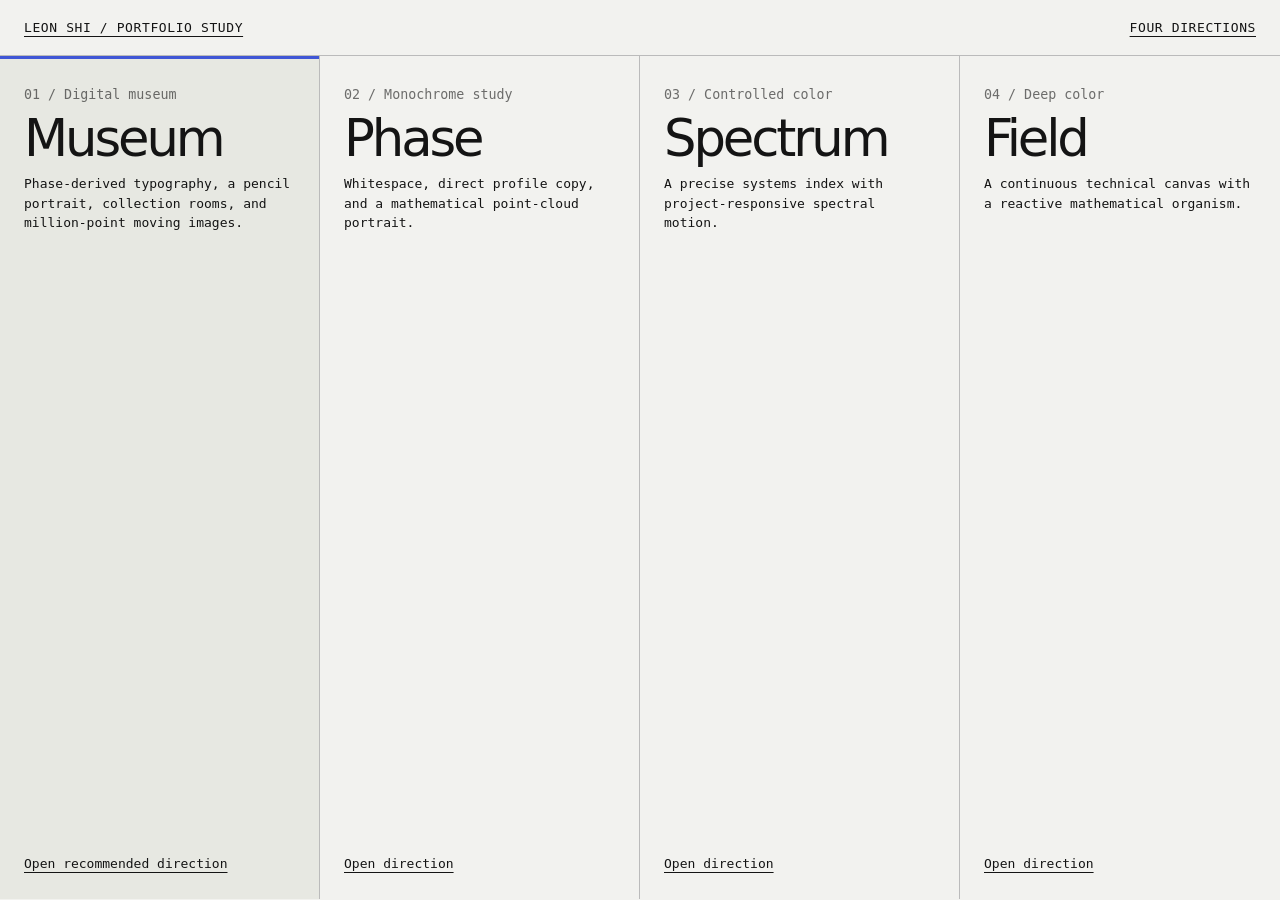
<file: review/index.html>
<!doctype html>
<html lang="en">
<head>
  <meta charset="utf-8" />
  <meta name="viewport" content="width=device-width, initial-scale=1" />
  <title>Portfolio directions</title>
  <style>
    :root { color-scheme: light; font-family: ui-monospace, SFMono-Regular, Menlo, monospace; }
    * { box-sizing: border-box; }
    body { margin: 0; min-height: 100vh; background: #f2f2ef; color: #141414; }
    header { padding: 20px 24px; display: flex; justify-content: space-between; border-bottom: 1px solid #bbb; font-size: 12px; text-transform: uppercase; letter-spacing: .05em; }
    main { display: grid; grid-template-columns: repeat(4, 1fr); min-height: calc(100vh - 57px); }
    a { padding: 28px 24px; color: inherit; text-decoration: none; border-right: 1px solid #bbb; display: flex; flex-direction: column; justify-content: space-between; transition: background .15s, color .15s; }
    a:last-child { border-right: 0; }
    a:hover, a:focus-visible { background: #171717; color: #f5f5ef; outline: none; }
    small { opacity: .6; }
    h2 { margin: 12px 0; font: 500 clamp(34px, 4vw, 72px)/.9 ui-sans-serif, system-ui, sans-serif; letter-spacing: -.06em; }
    p { max-width: 34ch; line-height: 1.5; font-size: 13px; }
    span { font-size: 13px; text-decoration: underline; text-underline-offset: 4px; }
    .featured { background: #e7e8e2; box-shadow: inset 0 3px #4057d6; }
    @media (max-width: 720px) { main { grid-template-columns: 1fr; } a { min-height: 32vh; border-right: 0; border-bottom: 1px solid #bbb; } }
  </style>
</head>
<body>
  <header><span>Leon Shi / portfolio study</span><span>Four directions</span></header>
  <main>
    <a class="featured" href="/"><div><small>01 / Digital museum</small><h2>Museum</h2><p>Phase-derived typography, a pencil portrait, collection rooms, and million-point moving images.</p></div><span>Open recommended direction</span></a>
    <a href="/phase/"><div><small>02 / Monochrome study</small><h2>Phase</h2><p>Whitespace, direct profile copy, and a mathematical point-cloud portrait.</p></div><span>Open direction</span></a>
    <a href="/spectrum/"><div><small>03 / Controlled color</small><h2>Spectrum</h2><p>A precise systems index with project-responsive spectral motion.</p></div><span>Open direction</span></a>
    <a href="/field/"><div><small>04 / Deep color</small><h2>Field</h2><p>A continuous technical canvas with a reactive mathematical organism.</p></div><span>Open direction</span></a>
  </main>
</body>
</html>
</file>
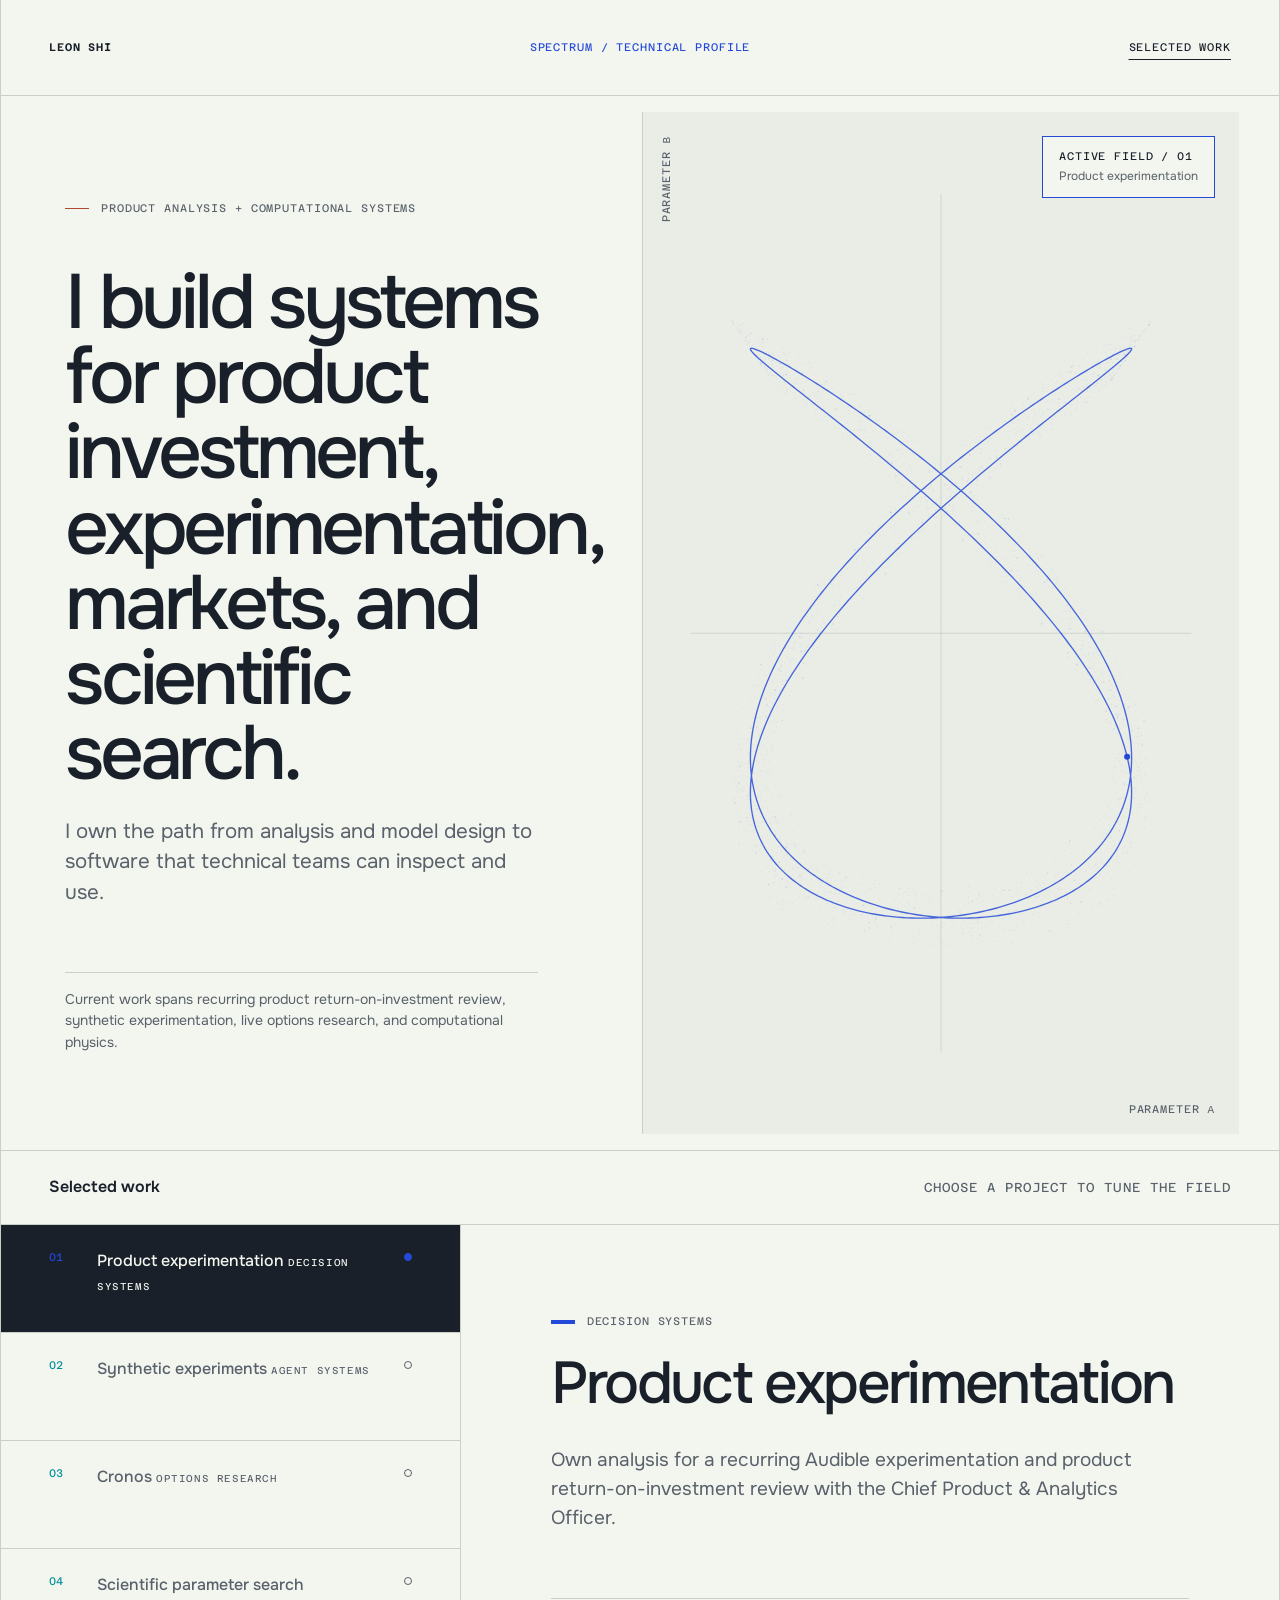
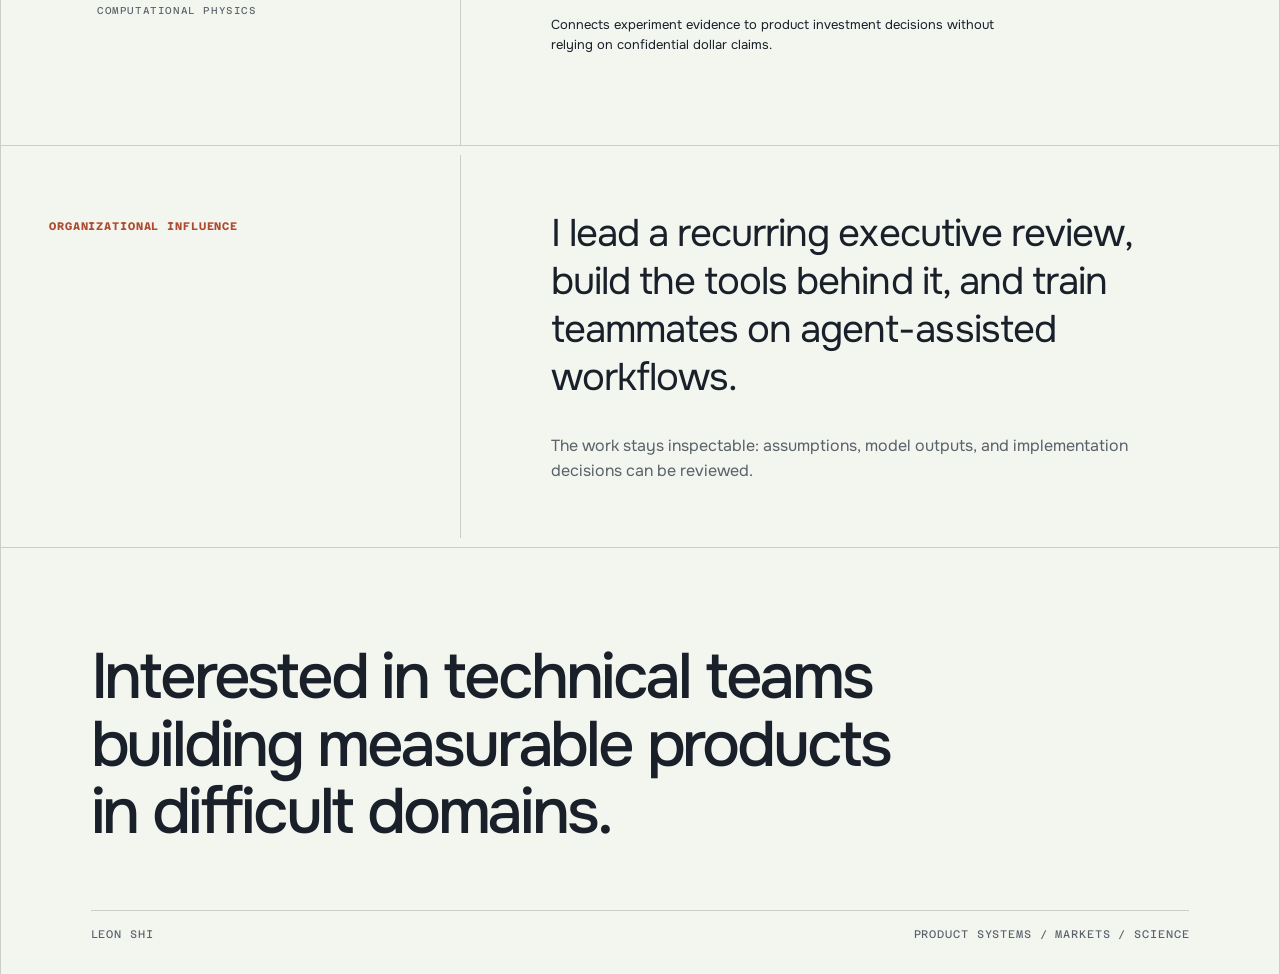
<file: spectrum/index.html>
<!doctype html>
<html lang="en">
<head>
  <meta charset="utf-8" />
  <meta name="viewport" content="width=device-width, initial-scale=1" />
  <meta name="description" content="Leon Shi builds systems for product investment, experimentation, markets, and scientific search." />
  <title>Leon Shi | Technical profile</title>
  <link rel="preconnect" href="https://fonts.googleapis.com" />
  <link rel="preconnect" href="https://fonts.gstatic.com" crossorigin />
  <link href="https://fonts.googleapis.com/css2?family=Azeret+Mono:wght@400;500;600&family=Onest:wght@400;500;600&display=swap" rel="stylesheet" />
  <style>
    :root {
      --mineral: #f3f5ef;
      --surface: #e9ede6;
      --ink: #19202a;
      --ink-soft: #59616a;
      --line: #c9cec7;
      --ultramarine: #2448d8;
      --rust: #ae4b31;
      --cyan: #008f9a;
      --focus: #7b321f;
      --font-body: "Onest", sans-serif;
      --font-data: "Azeret Mono", monospace;
      --space-1: 0.25rem;
      --space-2: 0.5rem;
      --space-3: 0.75rem;
      --space-4: 1rem;
      --space-5: 1.5rem;
      --space-6: 2rem;
      --space-7: 3rem;
      --space-8: 4rem;
      --space-9: 6rem;
      --radius-sm: 0.25rem;
      --max-width: 90rem;
      --ease: cubic-bezier(0.16, 1, 0.3, 1);
    }

    * { box-sizing: border-box; }

    html {
      background: var(--mineral);
      scroll-behavior: smooth;
    }

    body {
      margin: 0;
      overflow-x: hidden;
      background: var(--mineral);
      color: var(--ink);
      font-family: var(--font-body);
      font-size: 1rem;
      line-height: 1.55;
      text-rendering: optimizeLegibility;
    }

    button, a { font: inherit; }
    a { color: inherit; }
    ::selection { background: var(--ultramarine); color: var(--mineral); }
    :focus-visible { outline: 0.1875rem solid var(--focus); outline-offset: var(--space-1); }

    .shell {
      width: min(100%, var(--max-width));
      margin-inline: auto;
      border-inline: 1px solid var(--line);
    }

    .utility {
      font-family: var(--font-data);
      font-size: 0.6875rem;
      letter-spacing: 0.08em;
      line-height: 1.4;
      text-transform: uppercase;
    }

    .masthead {
      min-height: var(--space-9);
      padding-inline: clamp(var(--space-4), 4vw, var(--space-7));
      display: grid;
      grid-template-columns: 1fr auto 1fr;
      align-items: center;
      border-bottom: 1px solid var(--line);
    }

    .masthead__name { font-weight: 600; }
    .masthead__index { color: var(--ultramarine); }
    .masthead__nav { justify-self: end; }
    .masthead__nav a { text-decoration-thickness: 1px; text-underline-offset: var(--space-2); }

    .intro {
      display: grid;
      grid-template-columns: minmax(0, 0.94fr) minmax(25rem, 1.06fr);
      min-height: 42rem;
      border-bottom: 1px solid var(--line);
    }

    .intro__copy {
      padding: clamp(var(--space-7), 8vw, var(--space-9)) clamp(var(--space-4), 6vw, var(--space-8));
      display: flex;
      flex-direction: column;
      justify-content: space-between;
      min-width: 0;
    }

    .intro__marker {
      display: inline-flex;
      align-items: center;
      gap: var(--space-3);
      color: var(--ink-soft);
    }

    .intro__marker::before {
      content: "";
      width: var(--space-5);
      height: 1px;
      background: var(--rust);
    }

    h1 {
      max-width: 13ch;
      margin: var(--space-7) 0 var(--space-5);
      font-size: clamp(2.75rem, 6vw, 6.25rem);
      font-weight: 500;
      letter-spacing: -0.055em;
      line-height: 0.98;
    }

    .intro__lede {
      max-width: 37rem;
      margin: 0;
      color: var(--ink-soft);
      font-size: clamp(1.0625rem, 1.6vw, 1.375rem);
      line-height: 1.5;
    }

    .intro__context {
      max-width: 35rem;
      margin: var(--space-8) 0 0;
      padding-top: var(--space-4);
      border-top: 1px solid var(--line);
      color: var(--ink-soft);
      font-size: 0.875rem;
    }

    .spectrum {
      position: relative;
      min-width: 0;
      min-height: 42rem;
      overflow: hidden;
      border-left: 1px solid var(--line);
      background: var(--surface);
      isolation: isolate;
    }

    .spectrum canvas {
      position: absolute;
      inset: 0;
      width: 100%;
      height: 100%;
    }

    .spectrum__axis-x,
    .spectrum__axis-y {
      position: absolute;
      z-index: 1;
      color: var(--ink-soft);
      pointer-events: none;
    }

    .spectrum__axis-x { right: var(--space-5); bottom: var(--space-4); }
    .spectrum__axis-y {
      top: var(--space-5);
      left: var(--space-4);
      writing-mode: vertical-rl;
      transform: rotate(180deg);
    }

    .spectrum__legend {
      position: absolute;
      z-index: 1;
      top: var(--space-5);
      right: var(--space-5);
      margin: 0;
      padding: var(--space-3) var(--space-4);
      border: 1px solid var(--line);
      background: var(--mineral);
      transition: border-color 360ms var(--ease);
    }

    .spectrum__legend span {
      display: block;
      margin-top: var(--space-1);
      color: var(--ink-soft);
      font-family: var(--font-body);
      font-size: 0.75rem;
      letter-spacing: 0;
      text-transform: none;
    }

    .section-head {
      padding: var(--space-5) clamp(var(--space-4), 4vw, var(--space-7));
      display: flex;
      justify-content: space-between;
      gap: var(--space-5);
      align-items: baseline;
      border-bottom: 1px solid var(--line);
    }

    .section-head h2 { margin: 0; font-size: 1rem; font-weight: 600; }
    .section-head p { margin: 0; color: var(--ink-soft); font-size: 0.8125rem; }

    .workbench {
      display: grid;
      grid-template-columns: minmax(17rem, 0.36fr) minmax(0, 0.64fr);
      border-bottom: 1px solid var(--line);
    }

    .project-tabs {
      border-right: 1px solid var(--line);
    }

    .project-tab {
      width: 100%;
      min-height: 6.75rem;
      padding: var(--space-5) clamp(var(--space-4), 4vw, var(--space-7));
      display: grid;
      grid-template-columns: 2.25rem 1fr auto;
      gap: var(--space-3);
      align-items: start;
      border: 0;
      border-bottom: 1px solid var(--line);
      background: transparent;
      color: var(--ink-soft);
      cursor: pointer;
      text-align: left;
      transition: background-color 240ms var(--ease), color 240ms var(--ease);
    }

    .project-tab:last-child { border-bottom: 0; }
    .project-tab:hover { background: var(--surface); color: var(--ink); }
    .project-tab[aria-selected="true"] { background: var(--ink); color: var(--mineral); }

    .project-tab__number {
      color: var(--cyan);
      font-family: var(--font-data);
      font-size: 0.6875rem;
    }

    .project-tab[aria-selected="true"] .project-tab__number { color: var(--project-color, var(--cyan)); }
    .project-tab__title { font-weight: 500; line-height: 1.3; }
    .project-tab__domain {
      align-self: end;
      font-family: var(--font-data);
      font-size: 0.625rem;
      letter-spacing: 0.06em;
      text-transform: uppercase;
    }

    .project-tab__signal {
      width: var(--space-2);
      height: var(--space-2);
      margin-top: var(--space-1);
      border: 1px solid currentColor;
      border-radius: 50%;
    }

    .project-tab[aria-selected="true"] .project-tab__signal {
      border-color: var(--project-color, var(--cyan));
      background: var(--project-color, var(--cyan));
    }

    .project-panel {
      min-width: 0;
      padding: clamp(var(--space-7), 7vw, var(--space-9)) clamp(var(--space-4), 7vw, var(--space-9));
      display: flex;
      flex-direction: column;
      justify-content: space-between;
      background: var(--mineral);
    }

    .project-panel__domain {
      display: flex;
      align-items: center;
      gap: var(--space-3);
      color: var(--ink-soft);
    }

    .project-panel__domain::before {
      content: "";
      width: var(--space-5);
      height: var(--space-1);
      background: var(--active-color, var(--ultramarine));
    }

    .project-panel h3 {
      max-width: 16ch;
      margin: var(--space-5) 0 var(--space-6);
      font-size: clamp(2rem, 4.6vw, 4.5rem);
      font-weight: 500;
      letter-spacing: -0.045em;
      line-height: 1.02;
    }

    .project-panel__summary {
      max-width: 39rem;
      margin: 0;
      color: var(--ink-soft);
      font-size: clamp(1rem, 1.5vw, 1.1875rem);
    }

    .project-panel__foot {
      margin-top: var(--space-8);
      padding-top: var(--space-4);
      display: flex;
      justify-content: space-between;
      gap: var(--space-5);
      align-items: end;
      border-top: 1px solid var(--line);
    }

    .project-panel__note { max-width: 28rem; margin: 0; font-size: 0.8125rem; }
    .project-panel__link { font-family: var(--font-data); font-size: 0.6875rem; text-underline-offset: var(--space-2); white-space: nowrap; }
    .project-panel__link[hidden] { display: none; }

    .influence {
      display: grid;
      grid-template-columns: minmax(15rem, 0.36fr) minmax(0, 0.64fr);
      border-bottom: 1px solid var(--line);
    }

    .influence__label {
      padding: clamp(var(--space-7), 6vw, var(--space-8)) clamp(var(--space-4), 4vw, var(--space-7));
      border-right: 1px solid var(--line);
      color: var(--rust);
    }

    .influence__body {
      padding: clamp(var(--space-7), 6vw, var(--space-8)) clamp(var(--space-4), 7vw, var(--space-9));
    }

    .influence__body p {
      max-width: 48rem;
      margin: 0;
      font-size: clamp(1.375rem, 3vw, 2.5rem);
      letter-spacing: -0.025em;
      line-height: 1.25;
    }

    .influence__body p + p {
      max-width: 40rem;
      margin-top: var(--space-6);
      color: var(--ink-soft);
      font-size: 1rem;
      letter-spacing: 0;
      line-height: 1.55;
    }

    .closing {
      min-height: 25rem;
      padding: clamp(var(--space-8), 9vw, var(--space-9)) clamp(var(--space-4), 7vw, var(--space-9)) var(--space-6);
      display: flex;
      flex-direction: column;
      justify-content: space-between;
    }

    .closing h2 {
      max-width: 20ch;
      margin: 0;
      font-size: clamp(2rem, 5vw, 4.75rem);
      font-weight: 500;
      letter-spacing: -0.05em;
      line-height: 1.05;
    }

    .closing__footer {
      margin-top: var(--space-8);
      padding-top: var(--space-4);
      display: flex;
      justify-content: space-between;
      gap: var(--space-4);
      border-top: 1px solid var(--line);
      color: var(--ink-soft);
    }

    @media (max-width: 52rem) {
      .masthead { grid-template-columns: 1fr auto; }
      .masthead__index { display: none; }
      .intro { grid-template-columns: 1fr; }
      .intro__copy { min-height: 35rem; }
      .spectrum { min-height: 31rem; border-top: 1px solid var(--line); border-left: 0; }
      .workbench { grid-template-columns: 1fr; }
      .project-tabs {
        display: grid;
        grid-template-columns: repeat(2, minmax(0, 1fr));
        border-right: 0;
        border-bottom: 1px solid var(--line);
      }
      .project-tab:nth-child(odd) { border-right: 1px solid var(--line); }
      .project-tab:nth-last-child(-n + 2) { border-bottom: 0; }
      .project-panel { min-height: 34rem; }
      .influence { grid-template-columns: 1fr; }
      .influence__label { border-right: 0; border-bottom: 1px solid var(--line); }
    }

    @media (max-width: 30rem) {
      .shell { border-inline: 0; }
      .masthead { min-height: var(--space-8); }
      .masthead__nav { font-size: 0.625rem; }
      .intro__copy { min-height: 32rem; }
      h1 { font-size: clamp(2.625rem, 13vw, 3.75rem); }
      .spectrum { min-height: 25rem; }
      .spectrum__legend { top: var(--space-4); right: var(--space-4); }
      .section-head { align-items: start; flex-direction: column; gap: var(--space-2); }
      .project-tabs { grid-template-columns: 1fr; }
      .project-tab,
      .project-tab:nth-child(odd),
      .project-tab:nth-last-child(-n + 2) { border-right: 0; border-bottom: 1px solid var(--line); }
      .project-tab:last-child { border-bottom: 0; }
      .project-panel { min-height: 38rem; }
      .project-panel__foot { align-items: start; flex-direction: column; }
      .closing__footer { flex-direction: column; }
    }

    @media (prefers-reduced-motion: reduce) {
      html { scroll-behavior: auto; }
      *, *::before, *::after { transition-duration: 0.01ms !important; animation-duration: 0.01ms !important; animation-iteration-count: 1 !important; }
    }
  </style>
</head>
<body>
  <main class="shell">
    <header class="masthead">
      <div class="masthead__name utility">Leon Shi</div>
      <div class="masthead__index utility">Spectrum / technical profile</div>
      <nav class="masthead__nav utility" aria-label="Primary navigation">
        <a href="#selected-work">Selected work</a>
      </nav>
    </header>

    <section class="intro" aria-labelledby="intro-title">
      <div class="intro__copy">
        <div>
          <div class="intro__marker utility">Product analysis + computational systems</div>
          <h1 id="intro-title">I build systems for product investment, experimentation, markets, and scientific search.</h1>
          <p class="intro__lede">I own the path from analysis and model design to software that technical teams can inspect and use.</p>
        </div>
        <p class="intro__context">Current work spans recurring product return-on-investment review, synthetic experimentation, live options research, and computational physics.</p>
      </div>

      <figure class="spectrum" aria-labelledby="spectrum-caption">
        <canvas id="spectral-field" aria-hidden="true"></canvas>
        <div class="spectrum__axis-y utility">Parameter β</div>
        <div class="spectrum__axis-x utility">Parameter α</div>
        <figcaption id="spectrum-caption" class="spectrum__legend utility">
          Active field / 01
          <span>Experimentation</span>
        </figcaption>
      </figure>
    </section>

    <section id="selected-work" aria-labelledby="work-heading">
      <div class="section-head">
        <h2 id="work-heading">Selected work</h2>
        <p class="utility">Choose a project to tune the field</p>
      </div>

      <div class="workbench">
        <div class="project-tabs" role="tablist" aria-label="Selected projects" aria-orientation="vertical">
          <button class="project-tab" id="tab-experimentation" role="tab" aria-selected="true" aria-controls="project-panel" tabindex="0" data-project="experimentation" style="--project-color: var(--ultramarine)">
            <span class="project-tab__number">01</span>
            <span>
              <span class="project-tab__title">Product experimentation</span>
              <span class="project-tab__domain">Decision systems</span>
            </span>
            <span class="project-tab__signal" aria-hidden="true"></span>
          </button>
          <button class="project-tab" id="tab-synthetic" role="tab" aria-selected="false" aria-controls="project-panel" tabindex="-1" data-project="synthetic" style="--project-color: var(--rust)">
            <span class="project-tab__number">02</span>
            <span>
              <span class="project-tab__title">Synthetic experiments</span>
              <span class="project-tab__domain">Agent systems</span>
            </span>
            <span class="project-tab__signal" aria-hidden="true"></span>
          </button>
          <button class="project-tab" id="tab-cronos" role="tab" aria-selected="false" aria-controls="project-panel" tabindex="-1" data-project="cronos" style="--project-color: var(--cyan)">
            <span class="project-tab__number">03</span>
            <span>
              <span class="project-tab__title">Cronos</span>
              <span class="project-tab__domain">Options research</span>
            </span>
            <span class="project-tab__signal" aria-hidden="true"></span>
          </button>
          <button class="project-tab" id="tab-physics" role="tab" aria-selected="false" aria-controls="project-panel" tabindex="-1" data-project="physics" style="--project-color: var(--rust)">
            <span class="project-tab__number">04</span>
            <span>
              <span class="project-tab__title">Scientific parameter search</span>
              <span class="project-tab__domain">Computational physics</span>
            </span>
            <span class="project-tab__signal" aria-hidden="true"></span>
          </button>
        </div>

        <article class="project-panel" id="project-panel" role="tabpanel" aria-live="polite" aria-labelledby="tab-experimentation" tabindex="0">
          <div>
            <div class="project-panel__domain utility" id="project-domain">Decision systems</div>
            <h3 id="project-title">Product experimentation</h3>
            <p class="project-panel__summary" id="project-summary">Own analysis for a recurring Audible experimentation and product return-on-investment review with the Chief Product &amp; Analytics Officer.</p>
          </div>
          <div class="project-panel__foot">
            <p class="project-panel__note" id="project-note">Connects experiment evidence to product investment decisions without relying on confidential dollar claims.</p>
            <a class="project-panel__link" id="project-link" href="https://trycronos.com" target="_blank" rel="noreferrer" hidden>Visit trycronos.com ↗</a>
          </div>
        </article>
      </div>
    </section>

    <section class="influence" aria-labelledby="influence-heading">
      <h2 class="influence__label utility" id="influence-heading">Organizational influence</h2>
      <div class="influence__body">
        <p>I lead a recurring executive review, build the tools behind it, and train teammates on agent-assisted workflows.</p>
        <p>The work stays inspectable: assumptions, model outputs, and implementation decisions can be reviewed.</p>
      </div>
    </section>

    <footer class="closing">
      <h2>Interested in technical teams building measurable products in difficult domains.</h2>
      <div class="closing__footer utility">
        <span>Leon Shi</span>
        <span>Product systems / markets / science</span>
      </div>
    </footer>
  </main>

  <script>
    (() => {
      const canvas = document.getElementById("spectral-field");
      const context = canvas.getContext("2d", { alpha: false });
      const tabs = Array.from(document.querySelectorAll('[role="tab"]'));
      const panel = document.getElementById("project-panel");
      const title = document.getElementById("project-title");
      const domain = document.getElementById("project-domain");
      const summary = document.getElementById("project-summary");
      const note = document.getElementById("project-note");
      const link = document.getElementById("project-link");
      const legend = document.getElementById("spectrum-caption");
      const reducedMotion = window.matchMedia("(prefers-reduced-motion: reduce)");

      const projects = {
        experimentation: {
          number: "01",
          title: "Product experimentation",
          domain: "Decision systems",
          summary: "Own analysis for a recurring Audible experimentation and product return-on-investment review with the Chief Product & Analytics Officer.",
          note: "Connects experiment evidence to product investment decisions without relying on confidential dollar claims.",
          color: "#2448d8",
          frequencies: [3, 2],
          phase: 0.7,
          spread: 0.17
        },
        synthetic: {
          number: "02",
          title: "Synthetic experiments",
          domain: "Agent systems",
          summary: "Built an agent-based synthetic experimentation system and graded its output against prior web experiments.",
          note: "The comparison anchors simulated behavior to observed experiment outcomes.",
          color: "#ae4b31",
          frequencies: [5, 4],
          phase: 1.2,
          spread: 0.12
        },
        cronos: {
          number: "03",
          title: "Cronos",
          domain: "Options research",
          summary: "Built a live options research product for exploring market structure and testing trade ideas.",
          note: "A working product for research under changing market conditions.",
          color: "#008f9a",
          frequencies: [4, 3],
          phase: 0.2,
          spread: 0.2,
          href: "https://trycronos.com"
        },
        physics: {
          number: "04",
          title: "Scientific parameter search",
          domain: "Computational physics",
          summary: "Built a research prototype for searching topological-material and dark-matter parameter spaces.",
          note: "Turns a high-dimensional physical search problem into an explorable computational workflow.",
          color: "#ae4b31",
          frequencies: [7, 5],
          phase: 1.55,
          spread: 0.09
        }
      };

      let activeKey = "experimentation";
      let frame = 0;
      let animationFrame = 0;
      let width = 0;
      let height = 0;
      let pixelRatio = 1;

      function resizeCanvas() {
        const bounds = canvas.getBoundingClientRect();
        pixelRatio = Math.min(window.devicePixelRatio || 1, 2);
        width = Math.max(1, Math.round(bounds.width));
        height = Math.max(1, Math.round(bounds.height));
        canvas.width = Math.round(width * pixelRatio);
        canvas.height = Math.round(height * pixelRatio);
        context.setTransform(pixelRatio, 0, 0, pixelRatio, 0, 0);
        draw(reducedMotion.matches ? 0 : frame);
      }

      function mulberry32(seed) {
        return () => {
          let value = seed += 0x6D2B79F5;
          value = Math.imul(value ^ value >>> 15, value | 1);
          value ^= value + Math.imul(value ^ value >>> 7, value | 61);
          return ((value ^ value >>> 14) >>> 0) / 4294967296;
        };
      }

      function hexToRgb(hex) {
        const value = Number.parseInt(hex.slice(1), 16);
        return [(value >> 16) & 255, (value >> 8) & 255, value & 255];
      }

      function draw(tick) {
        const project = projects[activeKey];
        const [red, green, blue] = hexToRgb(project.color);
        const random = mulberry32(activeKey.length * 997 + 31);
        const centerX = width * 0.5;
        const centerY = height * 0.51;
        const radiusX = width * 0.39;
        const radiusY = height * 0.34;
        const time = tick * 0.0032;
        const [frequencyX, frequencyY] = project.frequencies;

        context.fillStyle = "#e9ede6";
        context.fillRect(0, 0, width, height);

        context.strokeStyle = "rgba(25, 32, 42, 0.12)";
        context.lineWidth = 1;
        context.beginPath();
        context.moveTo(width * 0.08, centerY);
        context.lineTo(width * 0.92, centerY);
        context.moveTo(centerX, height * 0.08);
        context.lineTo(centerX, height * 0.92);
        context.stroke();

        context.fillStyle = `rgba(${red}, ${green}, ${blue}, 0.13)`;
        const samples = width < 480 ? 1400 : 2600;
        for (let index = 0; index < samples; index += 1) {
          const angle = random() * Math.PI * 2;
          const jitter = (random() - 0.5) * project.spread;
          const x = centerX + Math.sin(frequencyX * angle + project.phase + time) * radiusX * (0.82 + jitter);
          const y = centerY + Math.sin(frequencyY * angle + time * 0.72) * radiusY * (0.82 + jitter);
          const size = random() > 0.94 ? 1.4 : 0.75;
          context.fillRect(x, y, size, size);
        }

        context.strokeStyle = `rgba(${red}, ${green}, ${blue}, 0.82)`;
        context.lineWidth = 1.35;
        context.beginPath();
        const tracePoints = 720;
        for (let index = 0; index <= tracePoints; index += 1) {
          const angle = (index / tracePoints) * Math.PI * 2;
          const x = centerX + Math.sin(frequencyX * angle + project.phase + time) * radiusX * 0.82;
          const y = centerY + Math.sin(frequencyY * angle + time * 0.72) * radiusY * 0.82;
          if (index === 0) context.moveTo(x, y);
          else context.lineTo(x, y);
        }
        context.stroke();

        context.fillStyle = project.color;
        const cursorAngle = (time * 0.55) % (Math.PI * 2);
        const cursorX = centerX + Math.sin(frequencyX * cursorAngle + project.phase + time) * radiusX * 0.82;
        const cursorY = centerY + Math.sin(frequencyY * cursorAngle + time * 0.72) * radiusY * 0.82;
        context.beginPath();
        context.arc(cursorX, cursorY, 3, 0, Math.PI * 2);
        context.fill();
      }

      function animate() {
        frame += 1;
        draw(frame);
        animationFrame = window.requestAnimationFrame(animate);
      }

      function updateMotion() {
        window.cancelAnimationFrame(animationFrame);
        animationFrame = 0;
        if (reducedMotion.matches) {
          frame = 0;
          draw(0);
        } else {
          animationFrame = window.requestAnimationFrame(animate);
        }
      }

      function selectProject(tab, moveFocus = false) {
        activeKey = tab.dataset.project;
        const project = projects[activeKey];

        tabs.forEach((item) => {
          const selected = item === tab;
          item.setAttribute("aria-selected", String(selected));
          item.tabIndex = selected ? 0 : -1;
        });

        panel.setAttribute("aria-labelledby", tab.id);
        panel.style.setProperty("--active-color", project.color);
        title.textContent = project.title;
        domain.textContent = project.domain;
        summary.textContent = project.summary;
        note.textContent = project.note;
        legend.firstChild.textContent = `Active field / ${project.number} `;
        legend.querySelector("span").textContent = project.title;
        legend.style.borderColor = project.color;

        if (project.href) {
          link.href = project.href;
          link.hidden = false;
        } else {
          link.hidden = true;
        }

        if (moveFocus) tab.focus();
        draw(reducedMotion.matches ? 0 : frame);
      }

      tabs.forEach((tab, index) => {
        tab.addEventListener("click", () => selectProject(tab));
        tab.addEventListener("keydown", (event) => {
          let nextIndex = index;
          if (event.key === "ArrowDown" || event.key === "ArrowRight") nextIndex = (index + 1) % tabs.length;
          else if (event.key === "ArrowUp" || event.key === "ArrowLeft") nextIndex = (index - 1 + tabs.length) % tabs.length;
          else if (event.key === "Home") nextIndex = 0;
          else if (event.key === "End") nextIndex = tabs.length - 1;
          else return;
          event.preventDefault();
          selectProject(tabs[nextIndex], true);
        });
      });

      const resizeObserver = new ResizeObserver(resizeCanvas);
      resizeObserver.observe(canvas);
      reducedMotion.addEventListener("change", updateMotion);
      selectProject(tabs[0]);
      resizeCanvas();
      updateMotion();
    })();
  </script>
</body>
</html>
</file>
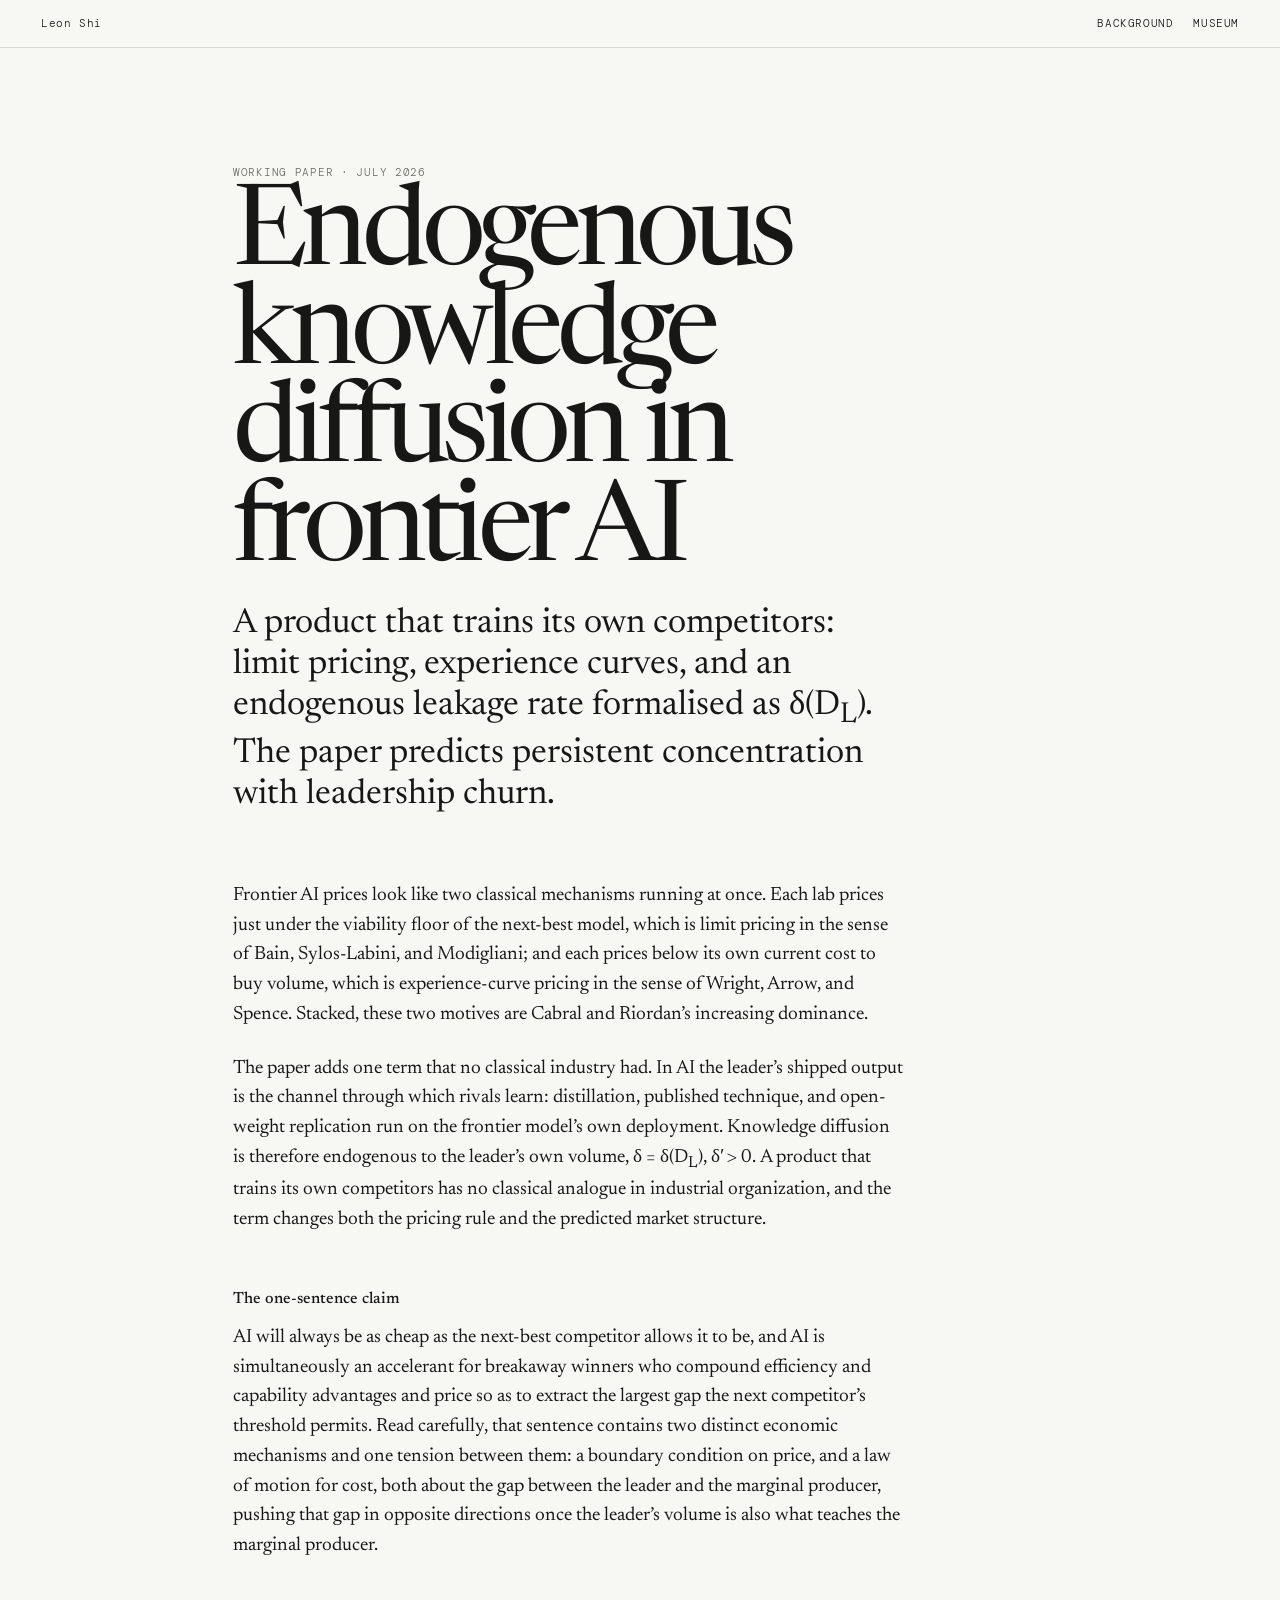
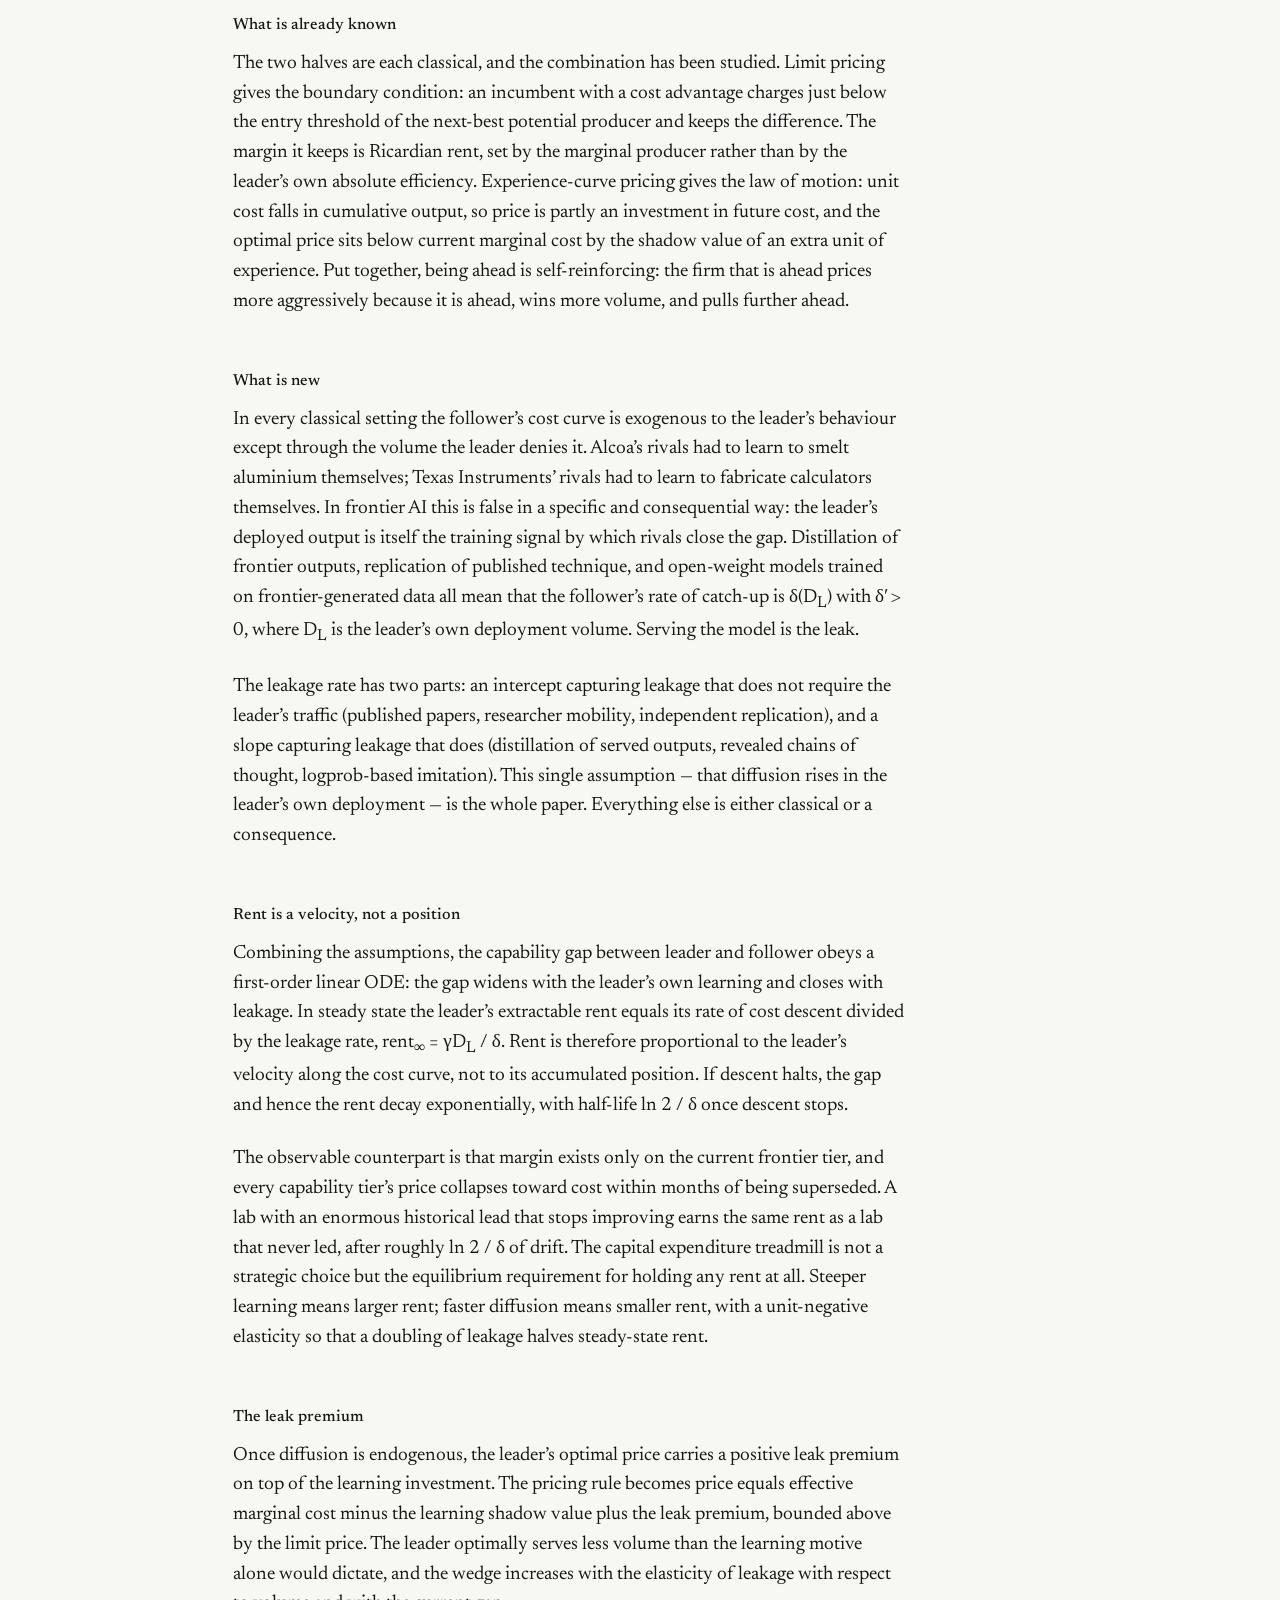
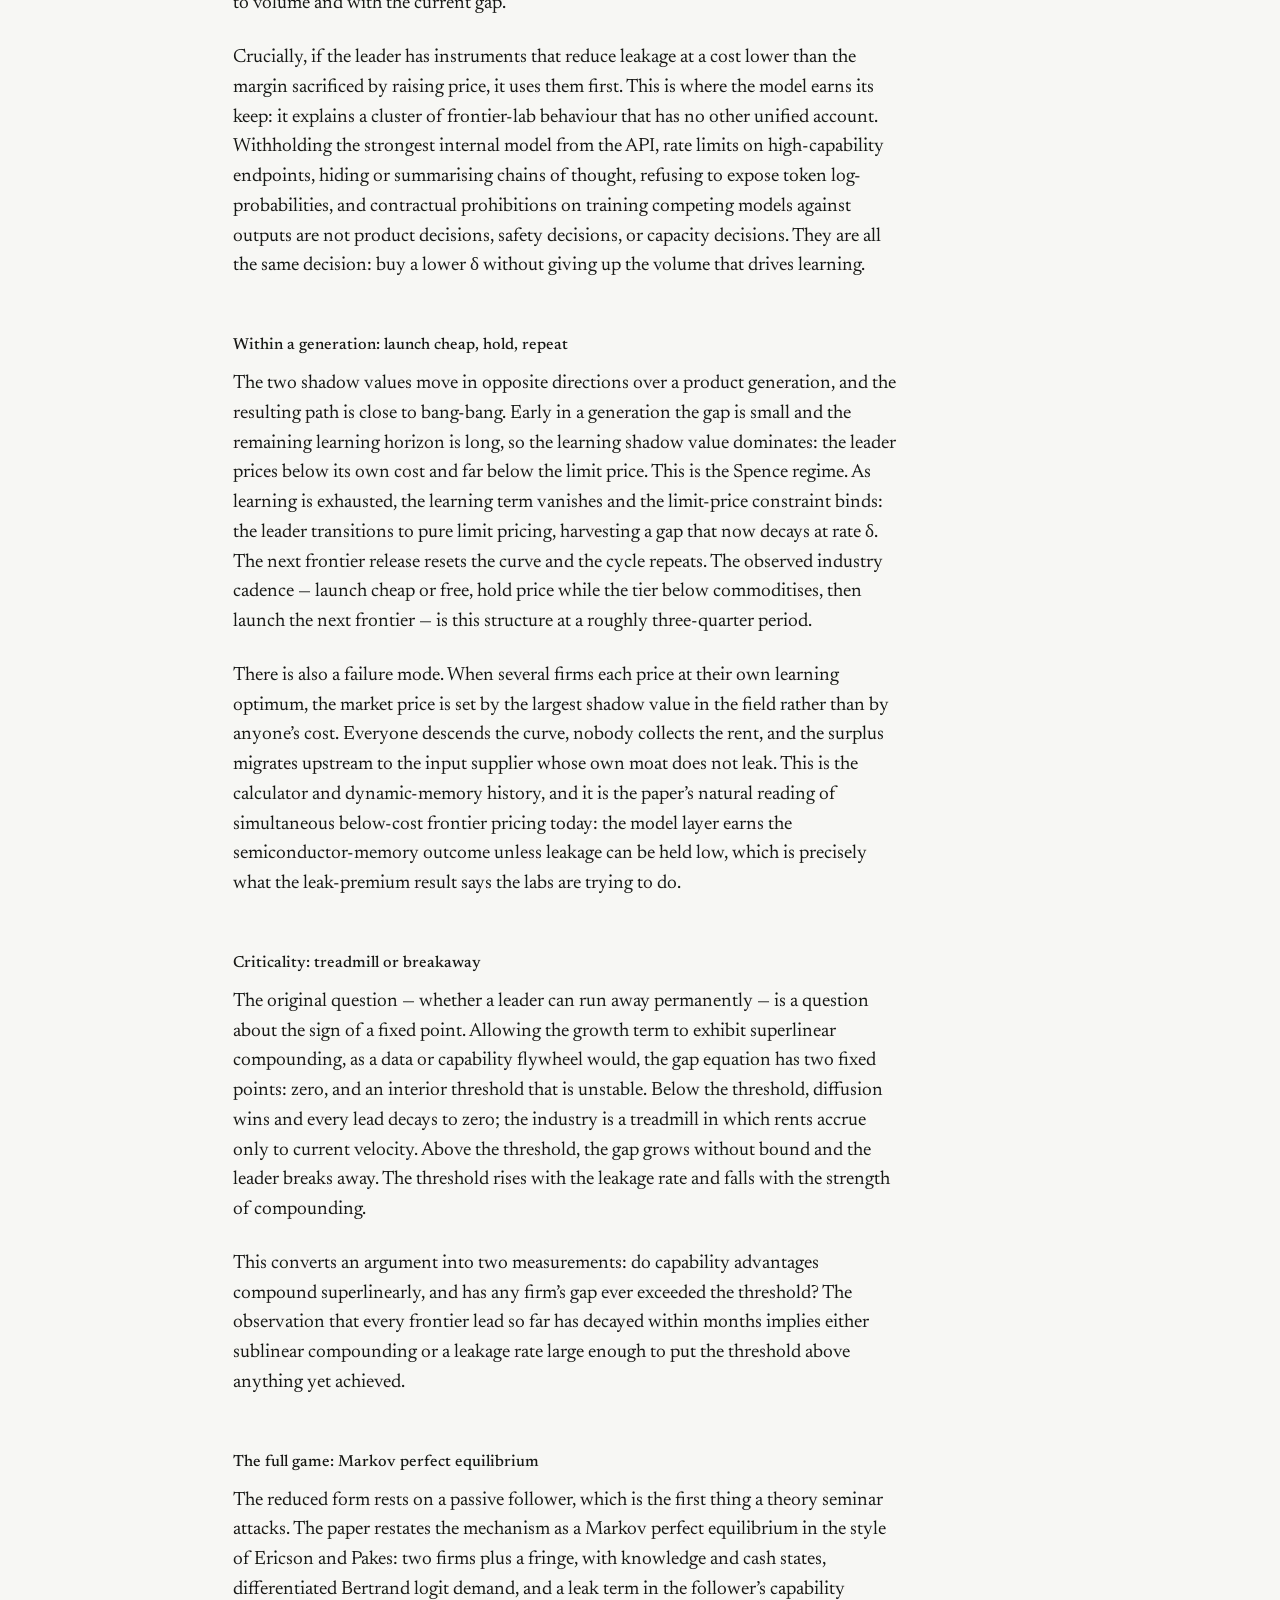
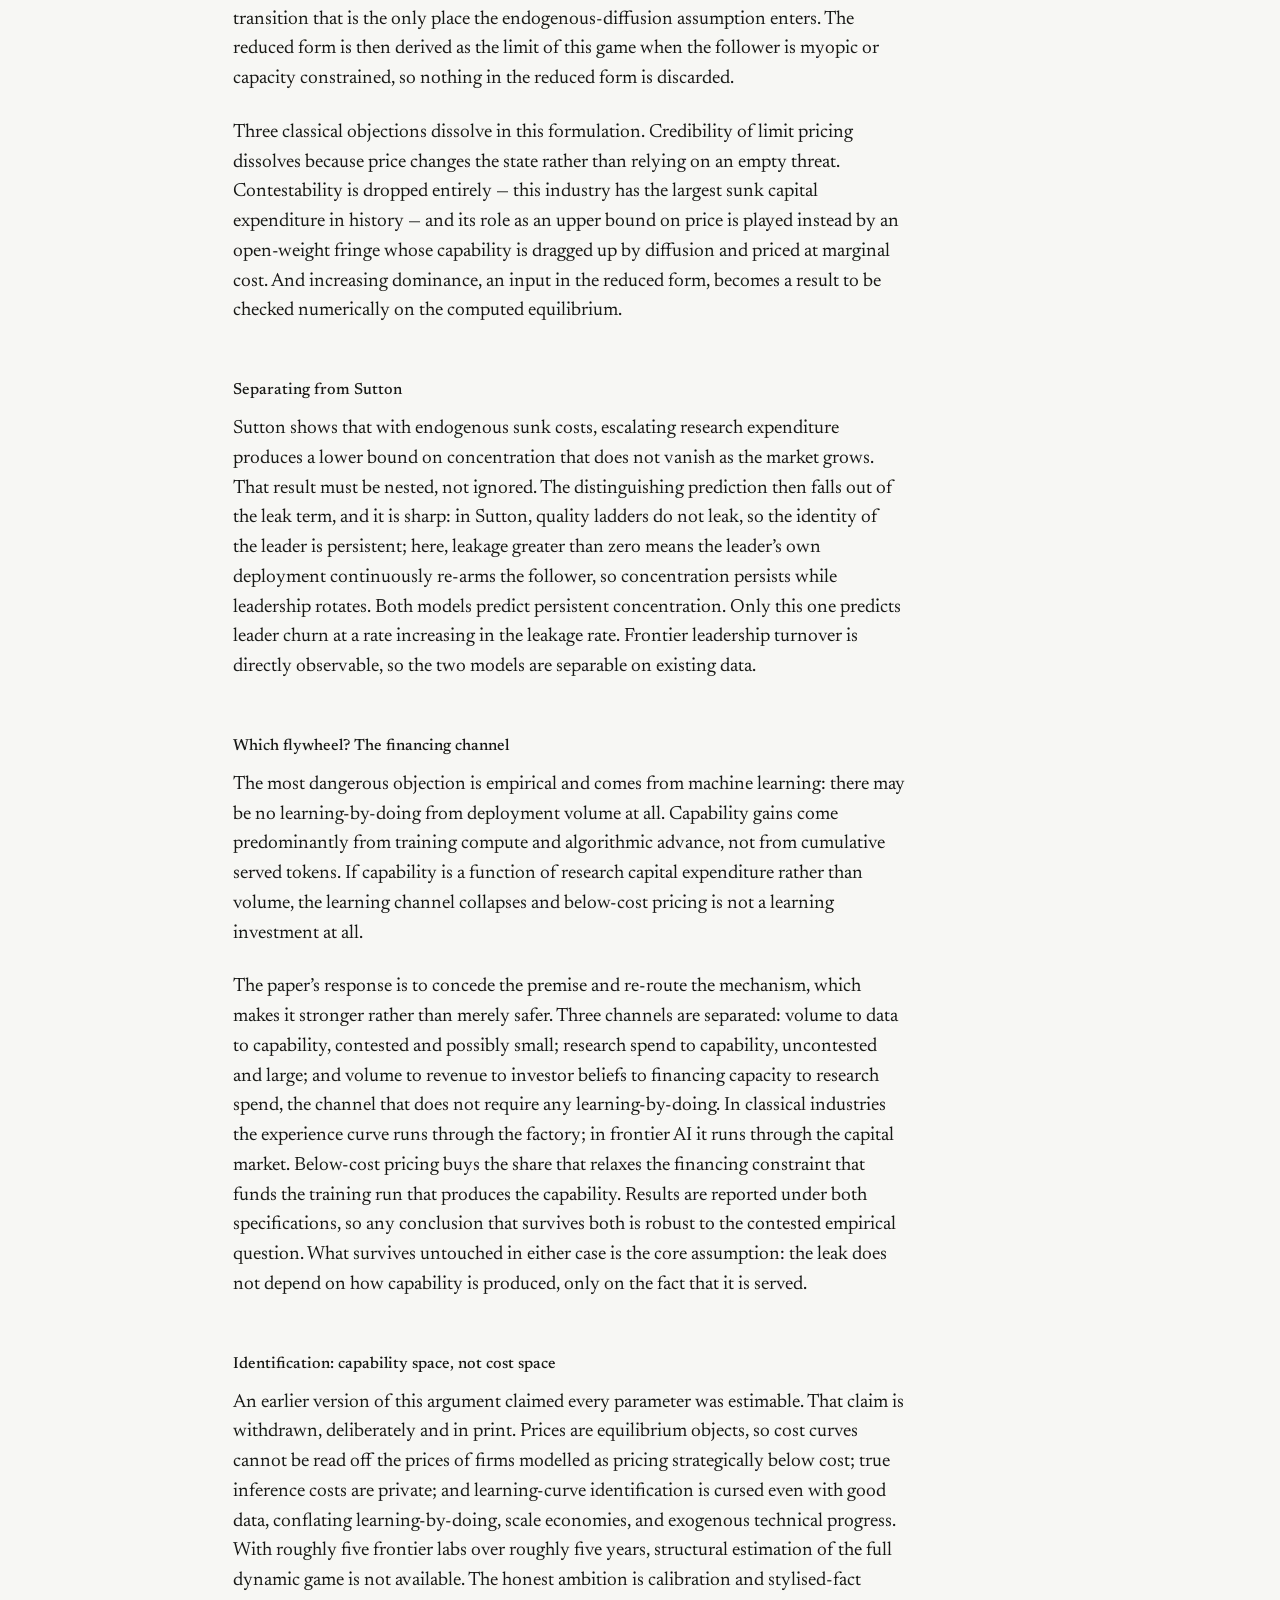
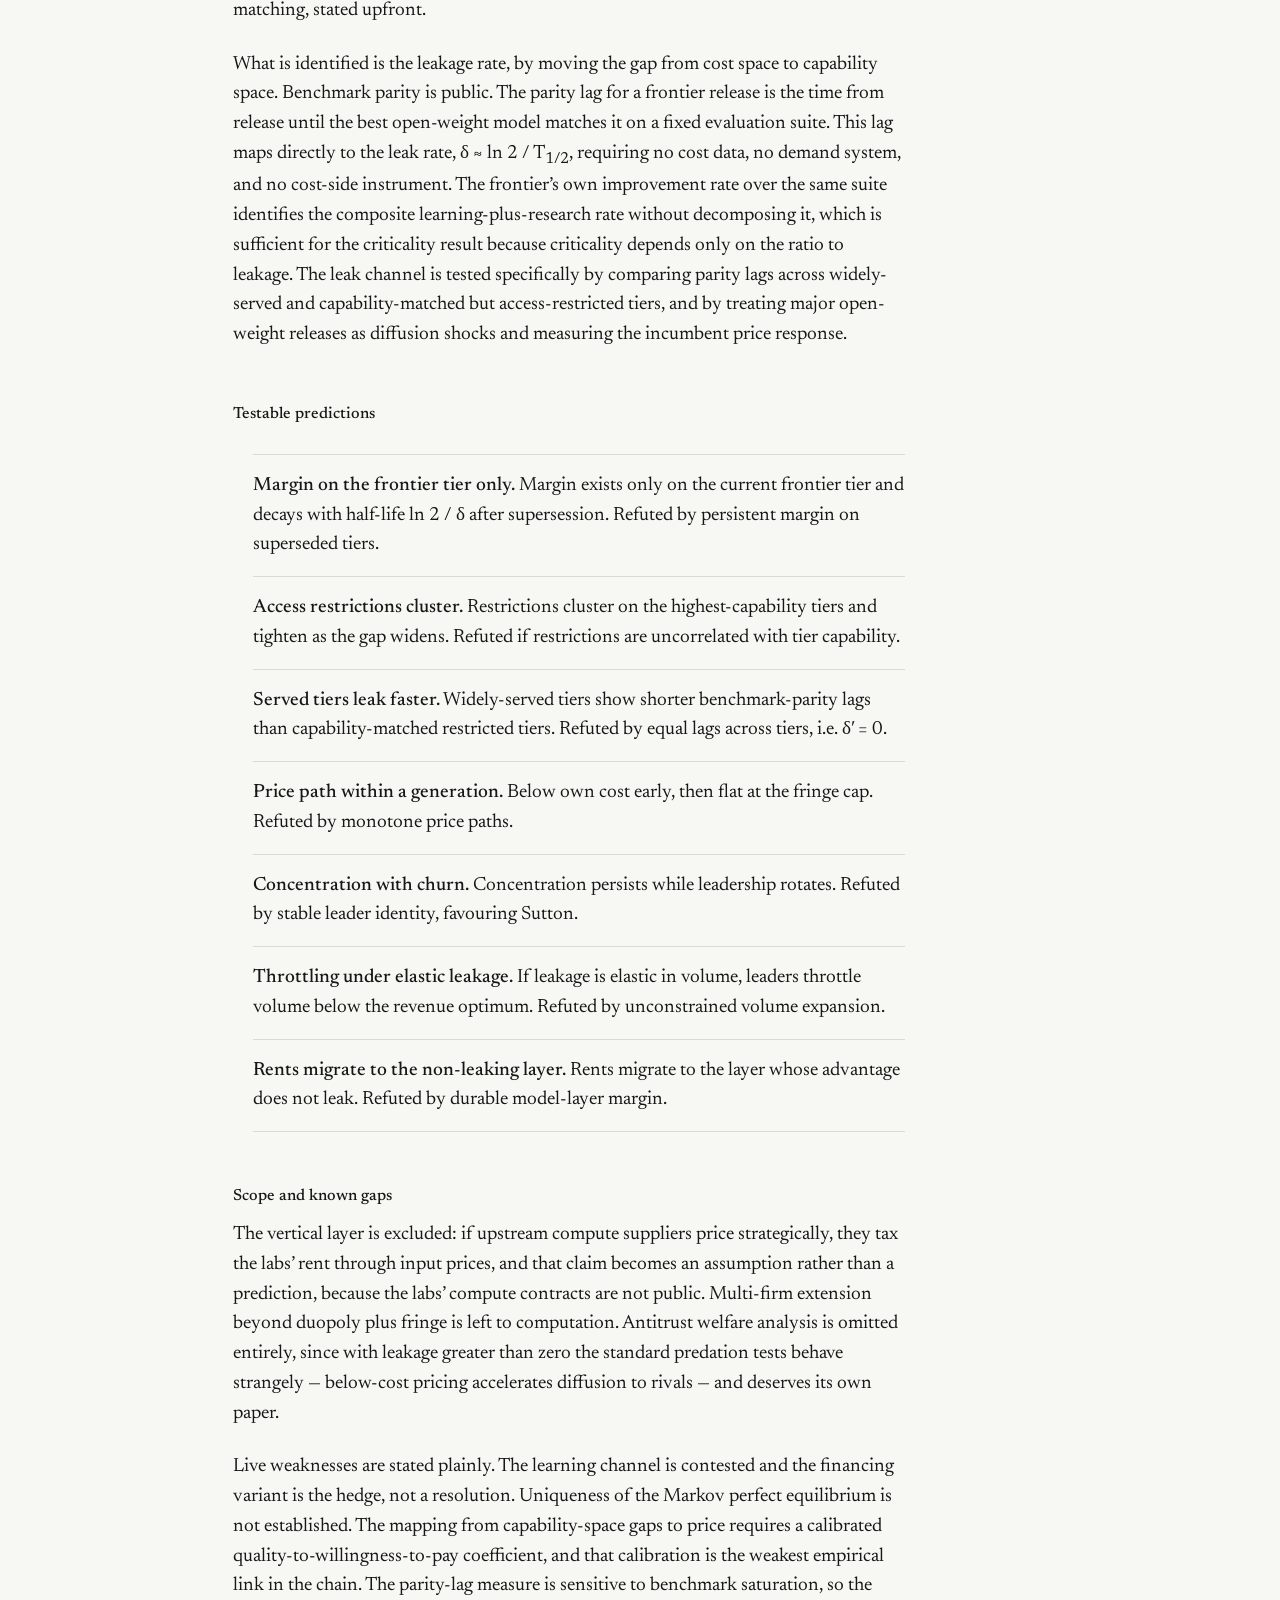
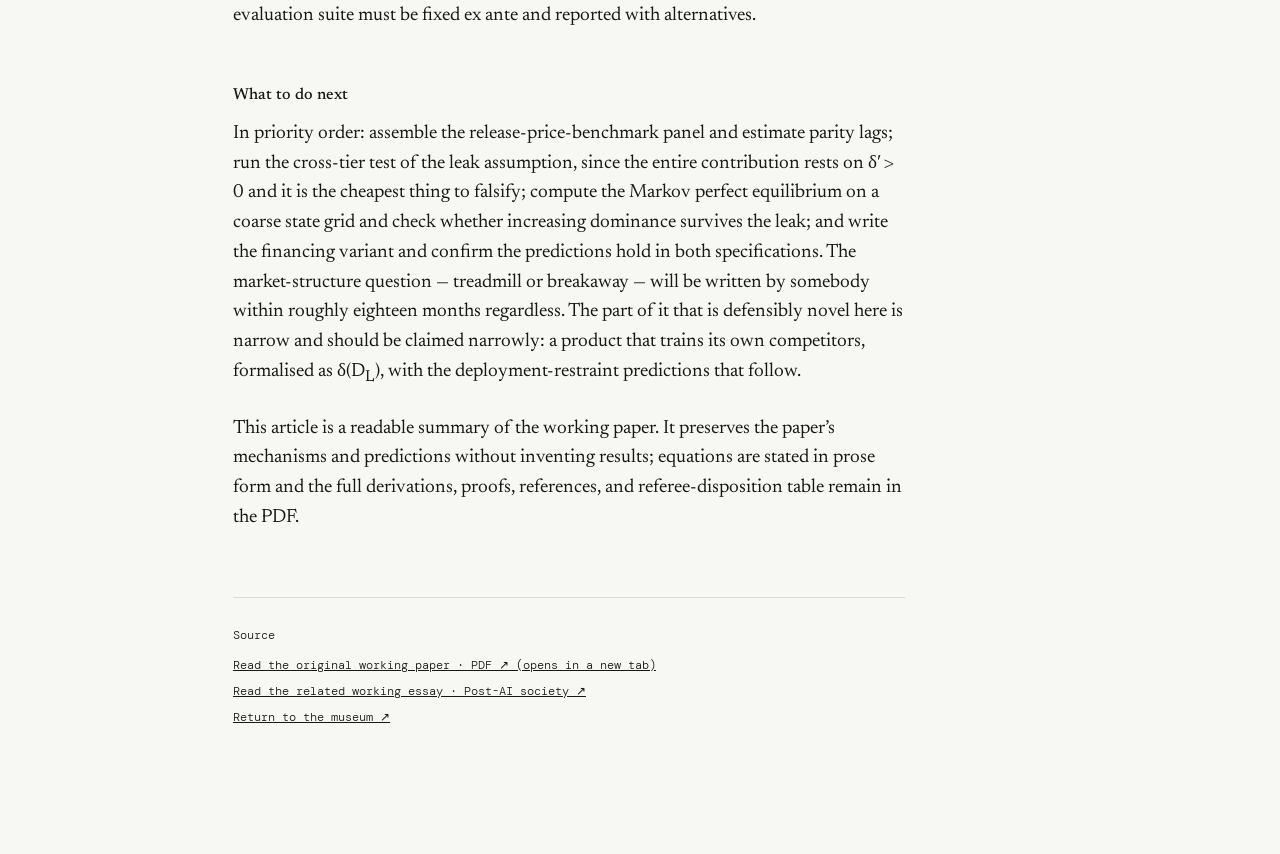
<file: notes/endogenous-knowledge-diffusion.html>
<!doctype html>
<html lang="en">
<head>
  <meta charset="utf-8" />
  <meta name="viewport" content="width=device-width, initial-scale=1" />
  <meta name="description" content="A working paper on limit pricing, experience curves, and endogenous knowledge diffusion in frontier AI: a product that trains its own competitors." />
  <title>Endogenous knowledge diffusion in frontier AI — Leon Shi</title>
  <link rel="preconnect" href="https://fonts.googleapis.com" />
  <link rel="preconnect" href="https://fonts.gstatic.com" crossorigin />
  <link href="https://fonts.googleapis.com/css2?family=DM+Mono:wght@300;400&family=Newsreader:opsz,wght@6..72,400;6..72,500&display=swap" rel="stylesheet" />
  <link rel="stylesheet" href="styles.css?v=20260805-1" />
</head>
<body class="article-standalone">
  <header class="site-header">
    <a class="wordmark" href="../">Leon Shi</a>
    <nav aria-label="Article navigation">
      <a href="../#background">Background</a>
      <a href="../">Museum</a>
    </nav>
  </header>

  <main class="article">
    <p class="article-kicker">Working paper · July 2026</p>
    <h1>Endogenous knowledge diffusion in frontier AI</h1>
    <p class="article-dek">A product that trains its own competitors: limit pricing, experience curves, and an endogenous leakage rate formalised as δ(D<sub>L</sub>). The paper predicts persistent concentration with leadership churn.</p>

    <div class="article-body">
      <p>Frontier AI prices look like two classical mechanisms running at once. Each lab prices just under the viability floor of the next-best model, which is limit pricing in the sense of Bain, Sylos-Labini, and Modigliani; and each prices below its own current cost to buy volume, which is experience-curve pricing in the sense of Wright, Arrow, and Spence. Stacked, these two motives are Cabral and Riordan’s increasing dominance.</p>
      <p>The paper adds one term that no classical industry had. In AI the leader’s shipped output is the channel through which rivals learn: distillation, published technique, and open-weight replication run on the frontier model’s own deployment. Knowledge diffusion is therefore endogenous to the leader’s own volume, δ = δ(D<sub>L</sub>), δ′ &gt; 0. A product that trains its own competitors has no classical analogue in industrial organization, and the term changes both the pricing rule and the predicted market structure.</p>

      <h2>The one-sentence claim</h2>
      <p>AI will always be as cheap as the next-best competitor allows it to be, and AI is simultaneously an accelerant for breakaway winners who compound efficiency and capability advantages and price so as to extract the largest gap the next competitor’s threshold permits. Read carefully, that sentence contains two distinct economic mechanisms and one tension between them: a boundary condition on price, and a law of motion for cost, both about the gap between the leader and the marginal producer, pushing that gap in opposite directions once the leader’s volume is also what teaches the marginal producer.</p>

      <h2>What is already known</h2>
      <p>The two halves are each classical, and the combination has been studied. Limit pricing gives the boundary condition: an incumbent with a cost advantage charges just below the entry threshold of the next-best potential producer and keeps the difference. The margin it keeps is Ricardian rent, set by the marginal producer rather than by the leader’s own absolute efficiency. Experience-curve pricing gives the law of motion: unit cost falls in cumulative output, so price is partly an investment in future cost, and the optimal price sits below current marginal cost by the shadow value of an extra unit of experience. Put together, being ahead is self-reinforcing: the firm that is ahead prices more aggressively because it is ahead, wins more volume, and pulls further ahead.</p>

      <h2>What is new</h2>
      <p>In every classical setting the follower’s cost curve is exogenous to the leader’s behaviour except through the volume the leader denies it. Alcoa’s rivals had to learn to smelt aluminium themselves; Texas Instruments’ rivals had to learn to fabricate calculators themselves. In frontier AI this is false in a specific and consequential way: the leader’s deployed output is itself the training signal by which rivals close the gap. Distillation of frontier outputs, replication of published technique, and open-weight models trained on frontier-generated data all mean that the follower’s rate of catch-up is δ(D<sub>L</sub>) with δ′ &gt; 0, where D<sub>L</sub> is the leader’s own deployment volume. Serving the model is the leak.</p>
      <p>The leakage rate has two parts: an intercept capturing leakage that does not require the leader’s traffic (published papers, researcher mobility, independent replication), and a slope capturing leakage that does (distillation of served outputs, revealed chains of thought, logprob-based imitation). This single assumption — that diffusion rises in the leader’s own deployment — is the whole paper. Everything else is either classical or a consequence.</p>

      <h2>Rent is a velocity, not a position</h2>
      <p>Combining the assumptions, the capability gap between leader and follower obeys a first-order linear ODE: the gap widens with the leader’s own learning and closes with leakage. In steady state the leader’s extractable rent equals its rate of cost descent divided by the leakage rate, rent<sub>∞</sub> = γD<sub>L</sub> / δ. Rent is therefore proportional to the leader’s velocity along the cost curve, not to its accumulated position. If descent halts, the gap and hence the rent decay exponentially, with half-life ln 2 / δ once descent stops.</p>
      <p>The observable counterpart is that margin exists only on the current frontier tier, and every capability tier’s price collapses toward cost within months of being superseded. A lab with an enormous historical lead that stops improving earns the same rent as a lab that never led, after roughly ln 2 / δ of drift. The capital expenditure treadmill is not a strategic choice but the equilibrium requirement for holding any rent at all. Steeper learning means larger rent; faster diffusion means smaller rent, with a unit-negative elasticity so that a doubling of leakage halves steady-state rent.</p>

      <h2>The leak premium</h2>
      <p>Once diffusion is endogenous, the leader’s optimal price carries a positive leak premium on top of the learning investment. The pricing rule becomes price equals effective marginal cost minus the learning shadow value plus the leak premium, bounded above by the limit price. The leader optimally serves less volume than the learning motive alone would dictate, and the wedge increases with the elasticity of leakage with respect to volume and with the current gap.</p>
      <p>Crucially, if the leader has instruments that reduce leakage at a cost lower than the margin sacrificed by raising price, it uses them first. This is where the model earns its keep: it explains a cluster of frontier-lab behaviour that has no other unified account. Withholding the strongest internal model from the API, rate limits on high-capability endpoints, hiding or summarising chains of thought, refusing to expose token log-probabilities, and contractual prohibitions on training competing models against outputs are not product decisions, safety decisions, or capacity decisions. They are all the same decision: buy a lower δ without giving up the volume that drives learning.</p>

      <h2>Within a generation: launch cheap, hold, repeat</h2>
      <p>The two shadow values move in opposite directions over a product generation, and the resulting path is close to bang-bang. Early in a generation the gap is small and the remaining learning horizon is long, so the learning shadow value dominates: the leader prices below its own cost and far below the limit price. This is the Spence regime. As learning is exhausted, the learning term vanishes and the limit-price constraint binds: the leader transitions to pure limit pricing, harvesting a gap that now decays at rate δ. The next frontier release resets the curve and the cycle repeats. The observed industry cadence — launch cheap or free, hold price while the tier below commoditises, then launch the next frontier — is this structure at a roughly three-quarter period.</p>
      <p>There is also a failure mode. When several firms each price at their own learning optimum, the market price is set by the largest shadow value in the field rather than by anyone’s cost. Everyone descends the curve, nobody collects the rent, and the surplus migrates upstream to the input supplier whose own moat does not leak. This is the calculator and dynamic-memory history, and it is the paper’s natural reading of simultaneous below-cost frontier pricing today: the model layer earns the semiconductor-memory outcome unless leakage can be held low, which is precisely what the leak-premium result says the labs are trying to do.</p>

      <h2>Criticality: treadmill or breakaway</h2>
      <p>The original question — whether a leader can run away permanently — is a question about the sign of a fixed point. Allowing the growth term to exhibit superlinear compounding, as a data or capability flywheel would, the gap equation has two fixed points: zero, and an interior threshold that is unstable. Below the threshold, diffusion wins and every lead decays to zero; the industry is a treadmill in which rents accrue only to current velocity. Above the threshold, the gap grows without bound and the leader breaks away. The threshold rises with the leakage rate and falls with the strength of compounding.</p>
      <p>This converts an argument into two measurements: do capability advantages compound superlinearly, and has any firm’s gap ever exceeded the threshold? The observation that every frontier lead so far has decayed within months implies either sublinear compounding or a leakage rate large enough to put the threshold above anything yet achieved.</p>

      <h2>The full game: Markov perfect equilibrium</h2>
      <p>The reduced form rests on a passive follower, which is the first thing a theory seminar attacks. The paper restates the mechanism as a Markov perfect equilibrium in the style of Ericson and Pakes: two firms plus a fringe, with knowledge and cash states, differentiated Bertrand logit demand, and a leak term in the follower’s capability transition that is the only place the endogenous-diffusion assumption enters. The reduced form is then derived as the limit of this game when the follower is myopic or capacity constrained, so nothing in the reduced form is discarded.</p>
      <p>Three classical objections dissolve in this formulation. Credibility of limit pricing dissolves because price changes the state rather than relying on an empty threat. Contestability is dropped entirely — this industry has the largest sunk capital expenditure in history — and its role as an upper bound on price is played instead by an open-weight fringe whose capability is dragged up by diffusion and priced at marginal cost. And increasing dominance, an input in the reduced form, becomes a result to be checked numerically on the computed equilibrium.</p>

      <h2>Separating from Sutton</h2>
      <p>Sutton shows that with endogenous sunk costs, escalating research expenditure produces a lower bound on concentration that does not vanish as the market grows. That result must be nested, not ignored. The distinguishing prediction then falls out of the leak term, and it is sharp: in Sutton, quality ladders do not leak, so the identity of the leader is persistent; here, leakage greater than zero means the leader’s own deployment continuously re-arms the follower, so concentration persists while leadership rotates. Both models predict persistent concentration. Only this one predicts leader churn at a rate increasing in the leakage rate. Frontier leadership turnover is directly observable, so the two models are separable on existing data.</p>

      <h2>Which flywheel? The financing channel</h2>
      <p>The most dangerous objection is empirical and comes from machine learning: there may be no learning-by-doing from deployment volume at all. Capability gains come predominantly from training compute and algorithmic advance, not from cumulative served tokens. If capability is a function of research capital expenditure rather than volume, the learning channel collapses and below-cost pricing is not a learning investment at all.</p>
      <p>The paper’s response is to concede the premise and re-route the mechanism, which makes it stronger rather than merely safer. Three channels are separated: volume to data to capability, contested and possibly small; research spend to capability, uncontested and large; and volume to revenue to investor beliefs to financing capacity to research spend, the channel that does not require any learning-by-doing. In classical industries the experience curve runs through the factory; in frontier AI it runs through the capital market. Below-cost pricing buys the share that relaxes the financing constraint that funds the training run that produces the capability. Results are reported under both specifications, so any conclusion that survives both is robust to the contested empirical question. What survives untouched in either case is the core assumption: the leak does not depend on how capability is produced, only on the fact that it is served.</p>

      <h2>Identification: capability space, not cost space</h2>
      <p>An earlier version of this argument claimed every parameter was estimable. That claim is withdrawn, deliberately and in print. Prices are equilibrium objects, so cost curves cannot be read off the prices of firms modelled as pricing strategically below cost; true inference costs are private; and learning-curve identification is cursed even with good data, conflating learning-by-doing, scale economies, and exogenous technical progress. With roughly five frontier labs over roughly five years, structural estimation of the full dynamic game is not available. The honest ambition is calibration and stylised-fact matching, stated upfront.</p>
      <p>What is identified is the leakage rate, by moving the gap from cost space to capability space. Benchmark parity is public. The parity lag for a frontier release is the time from release until the best open-weight model matches it on a fixed evaluation suite. This lag maps directly to the leak rate, δ ≈ ln 2 / T<sub>1/2</sub>, requiring no cost data, no demand system, and no cost-side instrument. The frontier’s own improvement rate over the same suite identifies the composite learning-plus-research rate without decomposing it, which is sufficient for the criticality result because criticality depends only on the ratio to leakage. The leak channel is tested specifically by comparing parity lags across widely-served and capability-matched but access-restricted tiers, and by treating major open-weight releases as diffusion shocks and measuring the incumbent price response.</p>

      <h2>Testable predictions</h2>
      <ul class="scenario-list">
        <li><strong>Margin on the frontier tier only.</strong> Margin exists only on the current frontier tier and decays with half-life ln 2 / δ after supersession. Refuted by persistent margin on superseded tiers.</li>
        <li><strong>Access restrictions cluster.</strong> Restrictions cluster on the highest-capability tiers and tighten as the gap widens. Refuted if restrictions are uncorrelated with tier capability.</li>
        <li><strong>Served tiers leak faster.</strong> Widely-served tiers show shorter benchmark-parity lags than capability-matched restricted tiers. Refuted by equal lags across tiers, i.e. δ′ = 0.</li>
        <li><strong>Price path within a generation.</strong> Below own cost early, then flat at the fringe cap. Refuted by monotone price paths.</li>
        <li><strong>Concentration with churn.</strong> Concentration persists while leadership rotates. Refuted by stable leader identity, favouring Sutton.</li>
        <li><strong>Throttling under elastic leakage.</strong> If leakage is elastic in volume, leaders throttle volume below the revenue optimum. Refuted by unconstrained volume expansion.</li>
        <li><strong>Rents migrate to the non-leaking layer.</strong> Rents migrate to the layer whose advantage does not leak. Refuted by durable model-layer margin.</li>
      </ul>

      <h2>Scope and known gaps</h2>
      <p>The vertical layer is excluded: if upstream compute suppliers price strategically, they tax the labs’ rent through input prices, and that claim becomes an assumption rather than a prediction, because the labs’ compute contracts are not public. Multi-firm extension beyond duopoly plus fringe is left to computation. Antitrust welfare analysis is omitted entirely, since with leakage greater than zero the standard predation tests behave strangely — below-cost pricing accelerates diffusion to rivals — and deserves its own paper.</p>
      <p>Live weaknesses are stated plainly. The learning channel is contested and the financing variant is the hedge, not a resolution. Uniqueness of the Markov perfect equilibrium is not established. The mapping from capability-space gaps to price requires a calibrated quality-to-willingness-to-pay coefficient, and that calibration is the weakest empirical link in the chain. The parity-lag measure is sensitive to benchmark saturation, so the evaluation suite must be fixed ex ante and reported with alternatives.</p>

      <h2>What to do next</h2>
      <p>In priority order: assemble the release-price-benchmark panel and estimate parity lags; run the cross-tier test of the leak assumption, since the entire contribution rests on δ′ &gt; 0 and it is the cheapest thing to falsify; compute the Markov perfect equilibrium on a coarse state grid and check whether increasing dominance survives the leak; and write the financing variant and confirm the predictions hold in both specifications. The market-structure question — treadmill or breakaway — will be written by somebody within roughly eighteen months regardless. The part of it that is defensibly novel here is narrow and should be claimed narrowly: a product that trains its own competitors, formalised as δ(D<sub>L</sub>), with the deployment-restraint predictions that follow.</p>
      <p>This article is a readable summary of the working paper. It preserves the paper’s mechanisms and predictions without inventing results; equations are stated in prose form and the full derivations, proofs, references, and referee-disposition table remain in the PDF.</p>
    </div>

    <footer class="article-footer">
      <p>Source</p>
      <a href="../assets/endogenous-knowledge-diffusion-frontier-ai.pdf" target="_blank" rel="noreferrer">Read the original working paper · PDF ↗<span class="visually-hidden"> (opens in a new tab)</span></a>
      <a href="post-ai-society.html">Read the related working essay · Post-AI society ↗</a>
      <a href="../">Return to the museum ↗</a>
    </footer>
  </main>
</body>
</html>
</file>
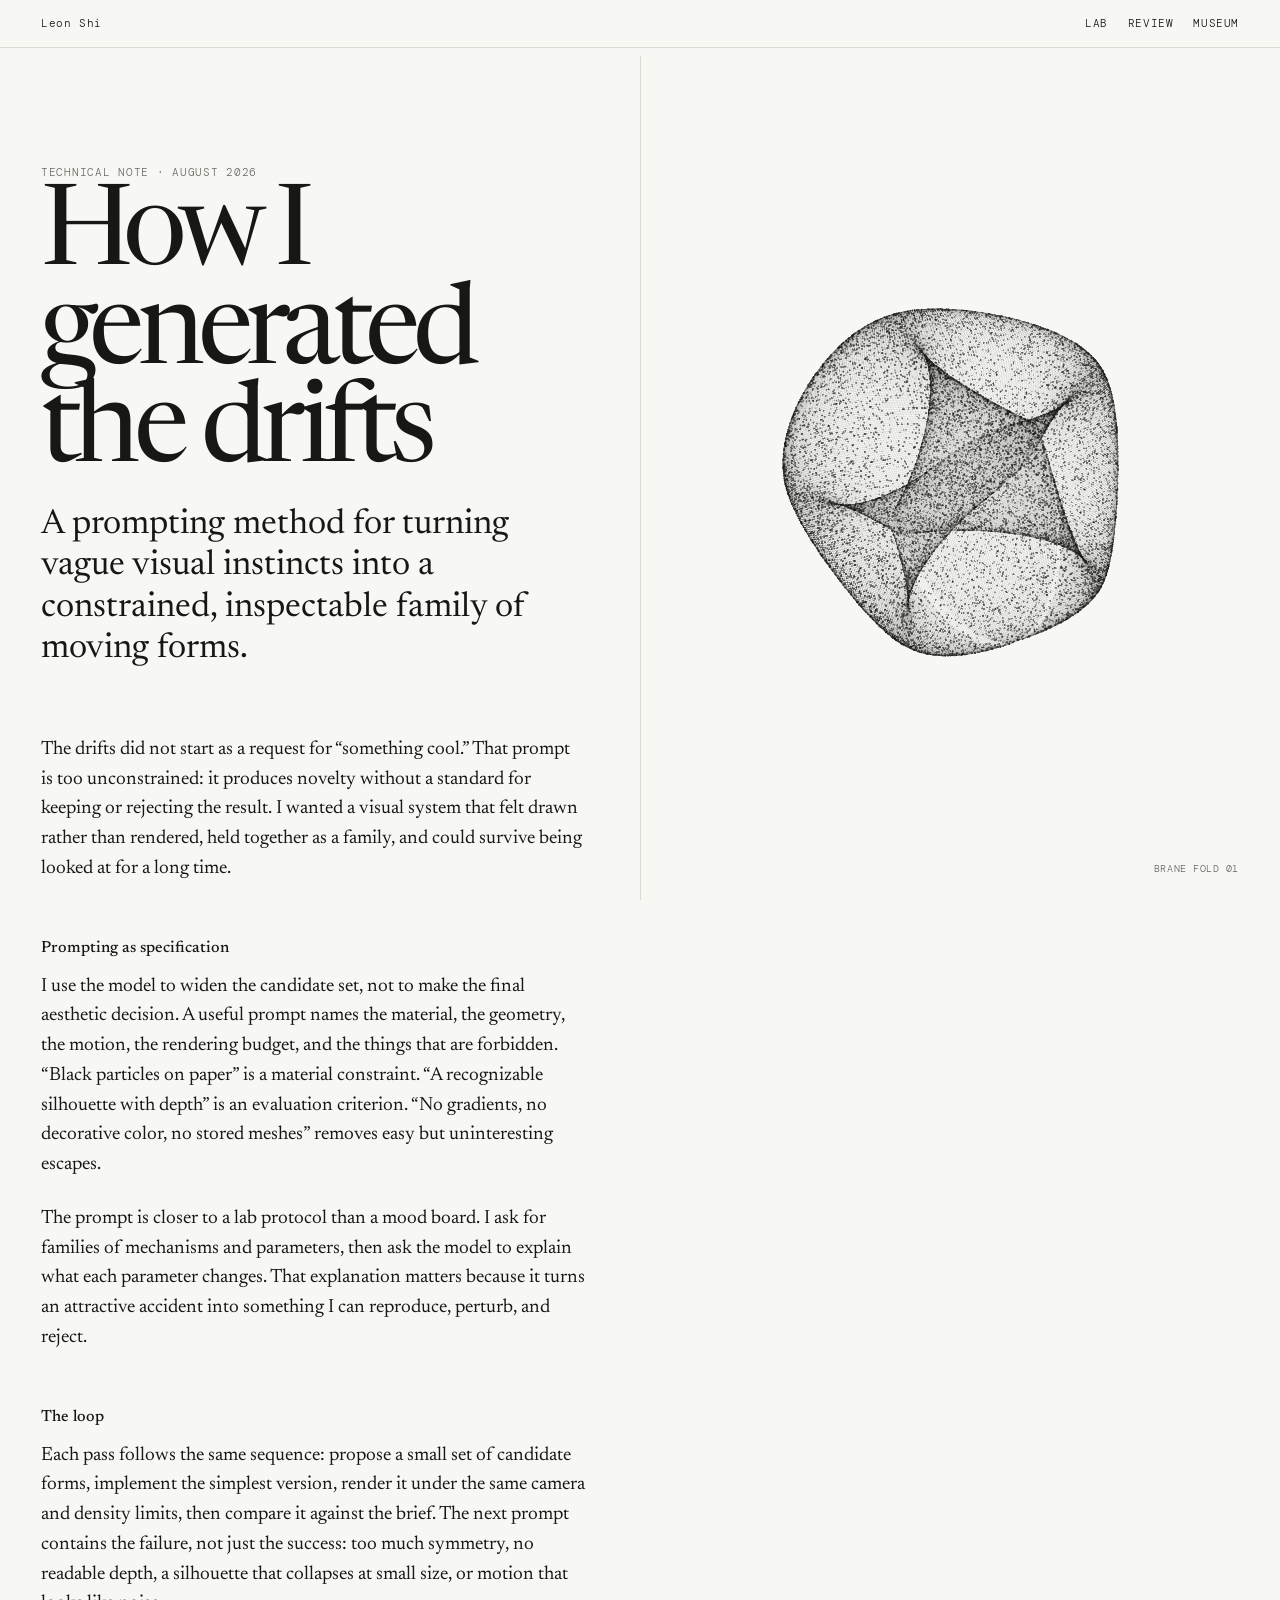
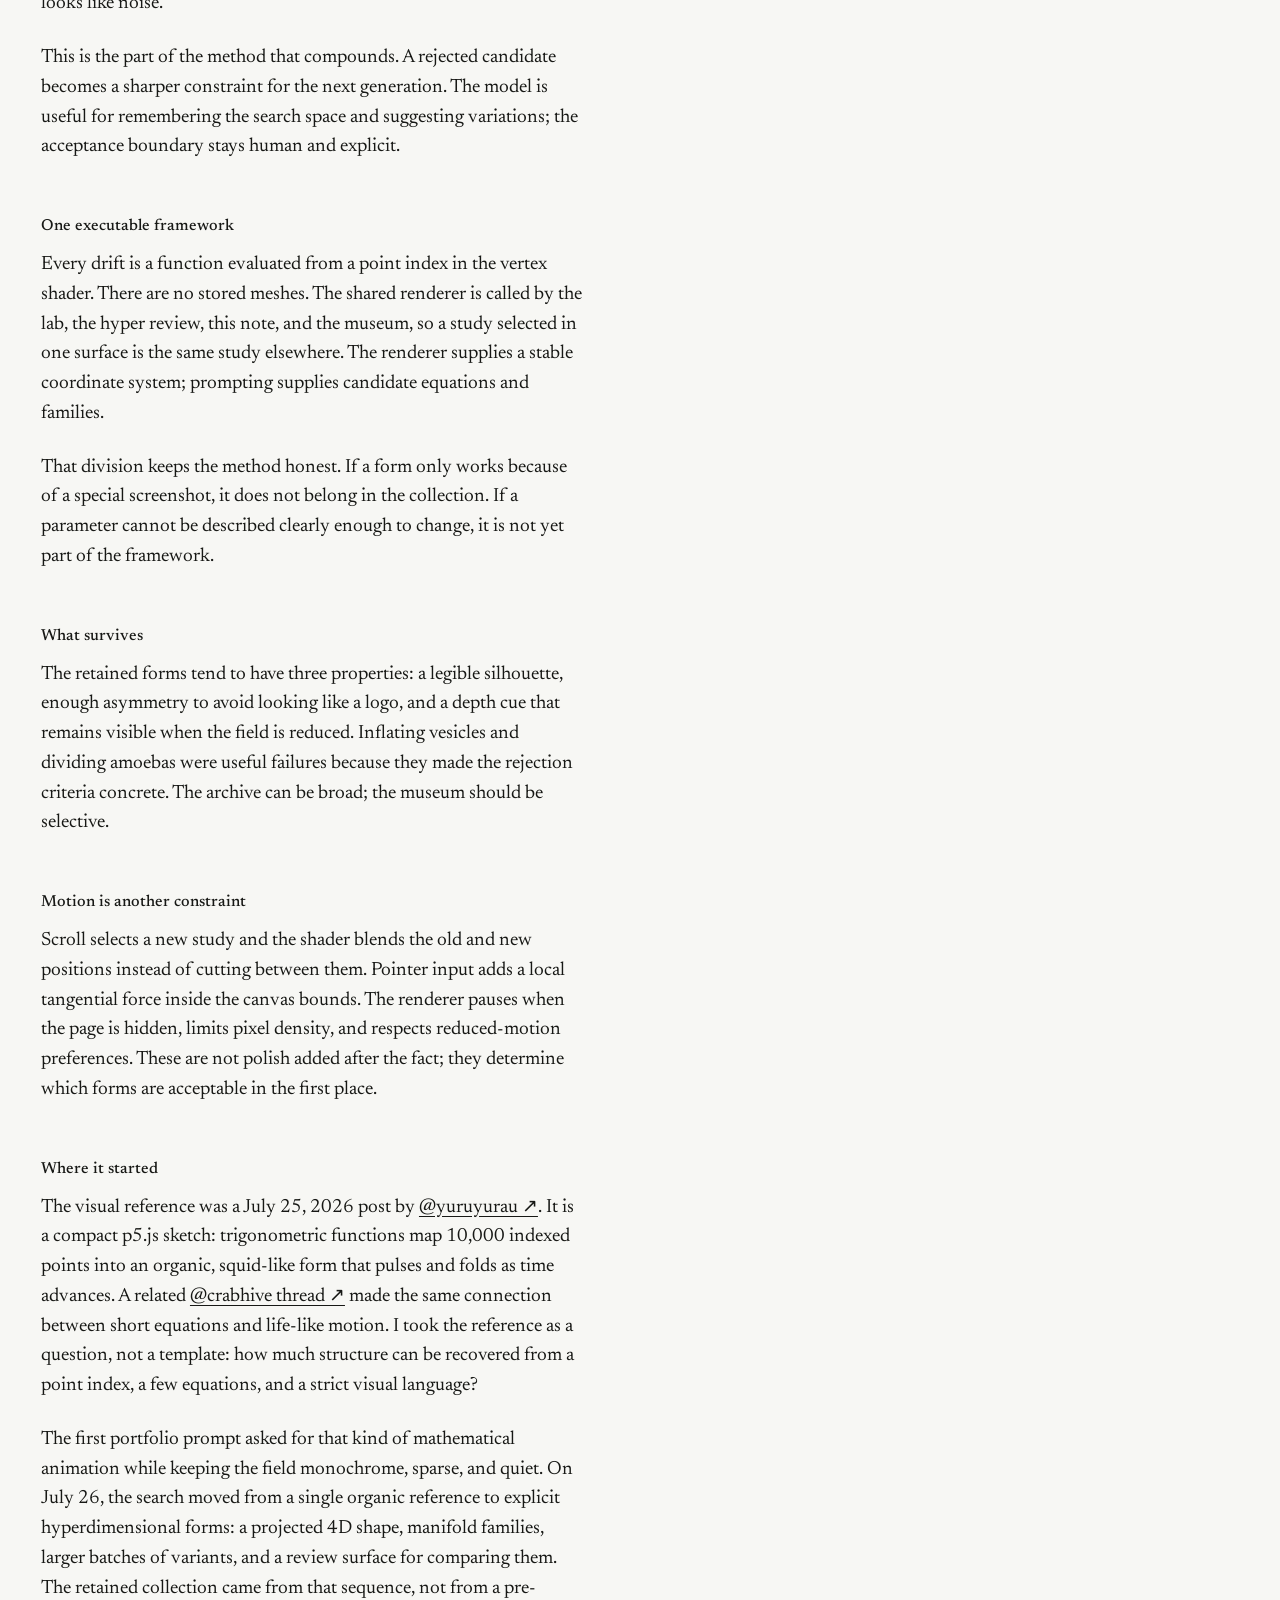
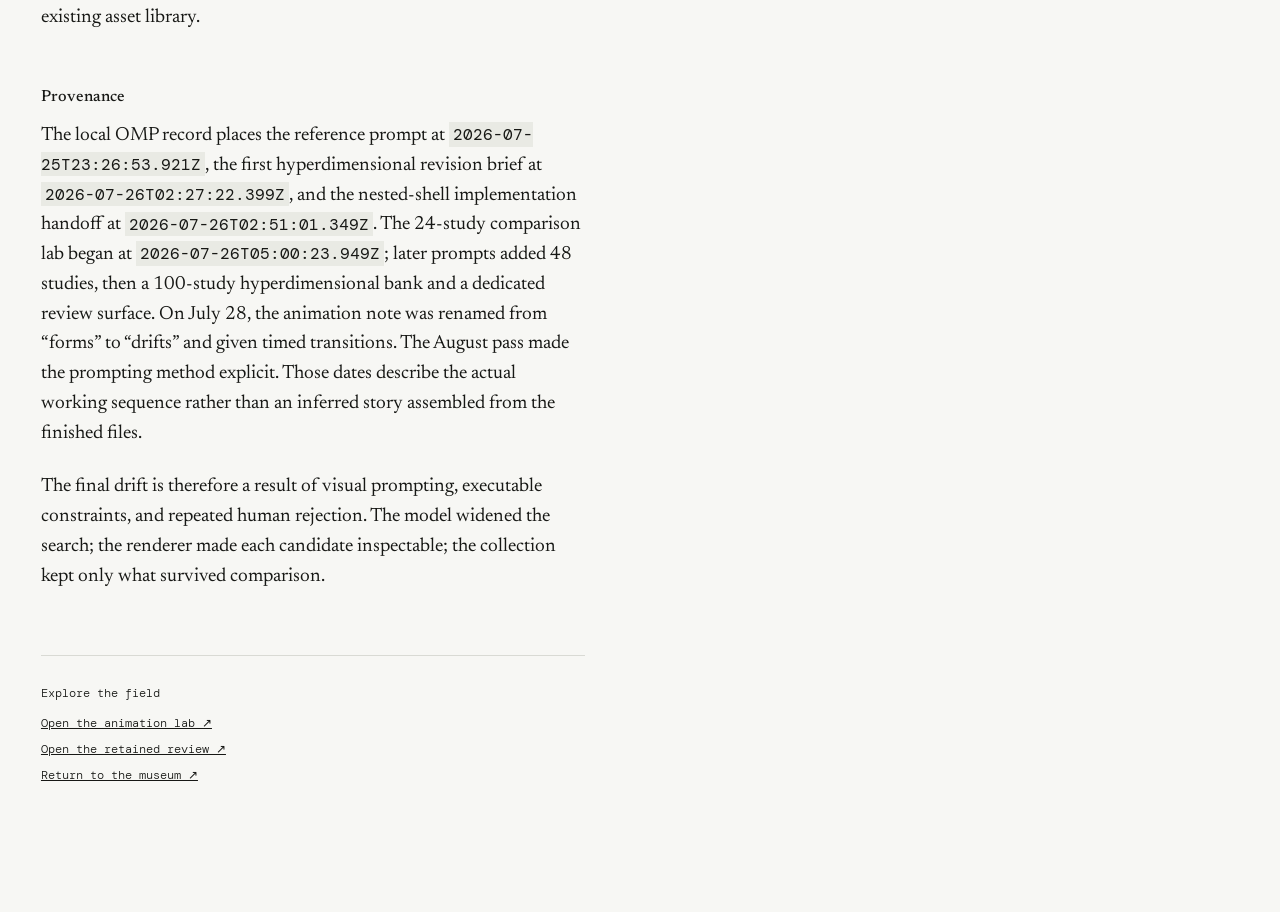
<file: notes/how-i-generated-the-drifts.html>
<!doctype html>
<html lang="en">
<head>
  <meta charset="utf-8" />
  <meta name="viewport" content="width=device-width, initial-scale=1" />
  <meta name="description" content="How Leon Shi used prompting, procedural constraints, and iterative evaluation to generate the museum's drifts." />
  <title>How I generated the drifts — Leon Shi</title>
  <link rel="preconnect" href="https://fonts.googleapis.com" />
  <link rel="preconnect" href="https://fonts.gstatic.com" crossorigin />
  <link href="https://fonts.googleapis.com/css2?family=DM+Mono:wght@300;400&family=Newsreader:opsz,wght@6..72,400;6..72,500&display=swap" rel="stylesheet" />
  <link rel="stylesheet" href="styles.css?v=20260805-1" />
</head>
<body data-refresh="15000">
  <header class="site-header">
    <a class="wordmark" href="../">Leon Shi</a>
    <nav aria-label="Article navigation">
      <a href="../lab/">Lab</a>
      <a href="../hyper/">Review</a>
      <a href="../">Museum</a>
    </nav>
  </header>

  <main class="article">
    <p class="article-kicker">Technical note · August 2026</p>
    <h1>How I generated the drifts</h1>
    <p class="article-dek">A prompting method for turning vague visual instincts into a constrained, inspectable family of moving forms.</p>

    <div class="article-body">
      <p>The drifts did not start as a request for “something cool.” That prompt is too unconstrained: it produces novelty without a standard for keeping or rejecting the result. I wanted a visual system that felt drawn rather than rendered, held together as a family, and could survive being looked at for a long time.</p>

      <h2>Prompting as specification</h2>
      <p>I use the model to widen the candidate set, not to make the final aesthetic decision. A useful prompt names the material, the geometry, the motion, the rendering budget, and the things that are forbidden. “Black particles on paper” is a material constraint. “A recognizable silhouette with depth” is an evaluation criterion. “No gradients, no decorative color, no stored meshes” removes easy but uninteresting escapes.</p>
      <p>The prompt is closer to a lab protocol than a mood board. I ask for families of mechanisms and parameters, then ask the model to explain what each parameter changes. That explanation matters because it turns an attractive accident into something I can reproduce, perturb, and reject.</p>

      <h2>The loop</h2>
      <p>Each pass follows the same sequence: propose a small set of candidate forms, implement the simplest version, render it under the same camera and density limits, then compare it against the brief. The next prompt contains the failure, not just the success: too much symmetry, no readable depth, a silhouette that collapses at small size, or motion that looks like noise.</p>
      <p>This is the part of the method that compounds. A rejected candidate becomes a sharper constraint for the next generation. The model is useful for remembering the search space and suggesting variations; the acceptance boundary stays human and explicit.</p>

      <h2>One executable framework</h2>
      <p>Every drift is a function evaluated from a point index in the vertex shader. There are no stored meshes. The shared renderer is called by the lab, the hyper review, this note, and the museum, so a study selected in one surface is the same study elsewhere. The renderer supplies a stable coordinate system; prompting supplies candidate equations and families.</p>
      <p>That division keeps the method honest. If a form only works because of a special screenshot, it does not belong in the collection. If a parameter cannot be described clearly enough to change, it is not yet part of the framework.</p>

      <h2>What survives</h2>
      <p>The retained forms tend to have three properties: a legible silhouette, enough asymmetry to avoid looking like a logo, and a depth cue that remains visible when the field is reduced. Inflating vesicles and dividing amoebas were useful failures because they made the rejection criteria concrete. The archive can be broad; the museum should be selective.</p>

      <h2>Motion is another constraint</h2>
      <p>Scroll selects a new study and the shader blends the old and new positions instead of cutting between them. Pointer input adds a local tangential force inside the canvas bounds. The renderer pauses when the page is hidden, limits pixel density, and respects reduced-motion preferences. These are not polish added after the fact; they determine which forms are acceptable in the first place.</p>

      <h2>Where it started</h2>
      <p>The visual reference was a July 25, 2026 post by <a href="https://x.com/yuruyurau/status/2080977918914969636" target="_blank" rel="noreferrer">@yuruyurau ↗</a>. It is a compact p5.js sketch: trigonometric functions map 10,000 indexed points into an organic, squid-like form that pulses and folds as time advances. A related <a href="https://x.com/crabhive/status/2081064705905369429" target="_blank" rel="noreferrer">@crabhive thread ↗</a> made the same connection between short equations and life-like motion. I took the reference as a question, not a template: how much structure can be recovered from a point index, a few equations, and a strict visual language?</p>
      <p>The first portfolio prompt asked for that kind of mathematical animation while keeping the field monochrome, sparse, and quiet. On July 26, the search moved from a single organic reference to explicit hyperdimensional forms: a projected 4D shape, manifold families, larger batches of variants, and a review surface for comparing them. The retained collection came from that sequence, not from a pre-existing asset library.</p>

      <h2>Provenance</h2>
      <p>The local OMP record places the reference prompt at <code>2026-07-25T23:26:53.921Z</code>, the first hyperdimensional revision brief at <code>2026-07-26T02:27:22.399Z</code>, and the nested-shell implementation handoff at <code>2026-07-26T02:51:01.349Z</code>. The 24-study comparison lab began at <code>2026-07-26T05:00:23.949Z</code>; later prompts added 48 studies, then a 100-study hyperdimensional bank and a dedicated review surface. On July 28, the animation note was renamed from “forms” to “drifts” and given timed transitions. The August pass made the prompting method explicit. Those dates describe the actual working sequence rather than an inferred story assembled from the finished files.</p>

      <p>The final drift is therefore a result of visual prompting, executable constraints, and repeated human rejection. The model widened the search; the renderer made each candidate inspectable; the collection kept only what survived comparison.</p>
    </div>

    <footer class="article-footer">
      <p>Explore the field</p>
      <a href="../lab/">Open the animation lab ↗</a>
      <a href="../hyper/">Open the retained review ↗</a>
      <a href="../">Return to the museum ↗</a>
    </footer>
  </main>

  <figure class="note-field">
    <canvas id="note-field" data-drift="202" aria-hidden="true"></canvas>
    <figcaption>Brane fold 01</figcaption>
  </figure>
  <script src="../lab/renderer.js?v=20260807-12"></script>
  <script src="field.js?v=20260728-4"></script>
</body>
</html>
</file>
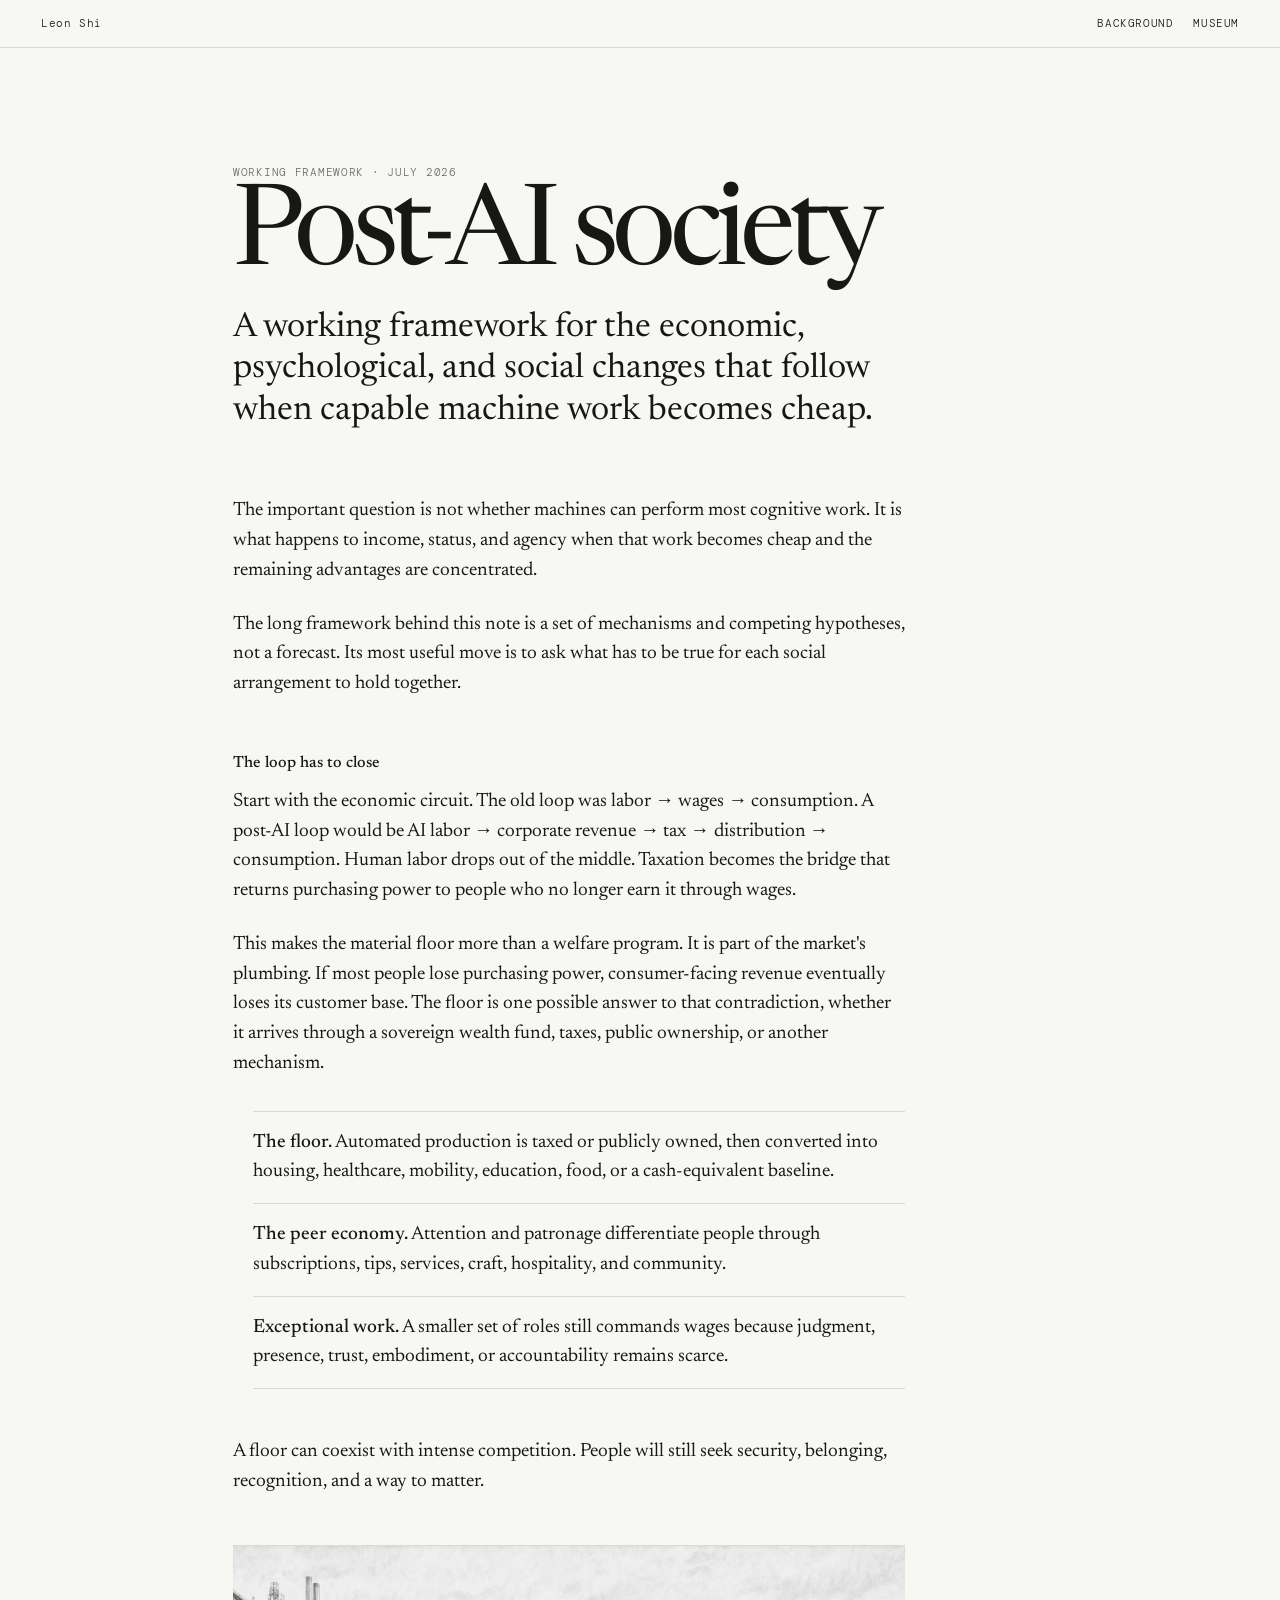
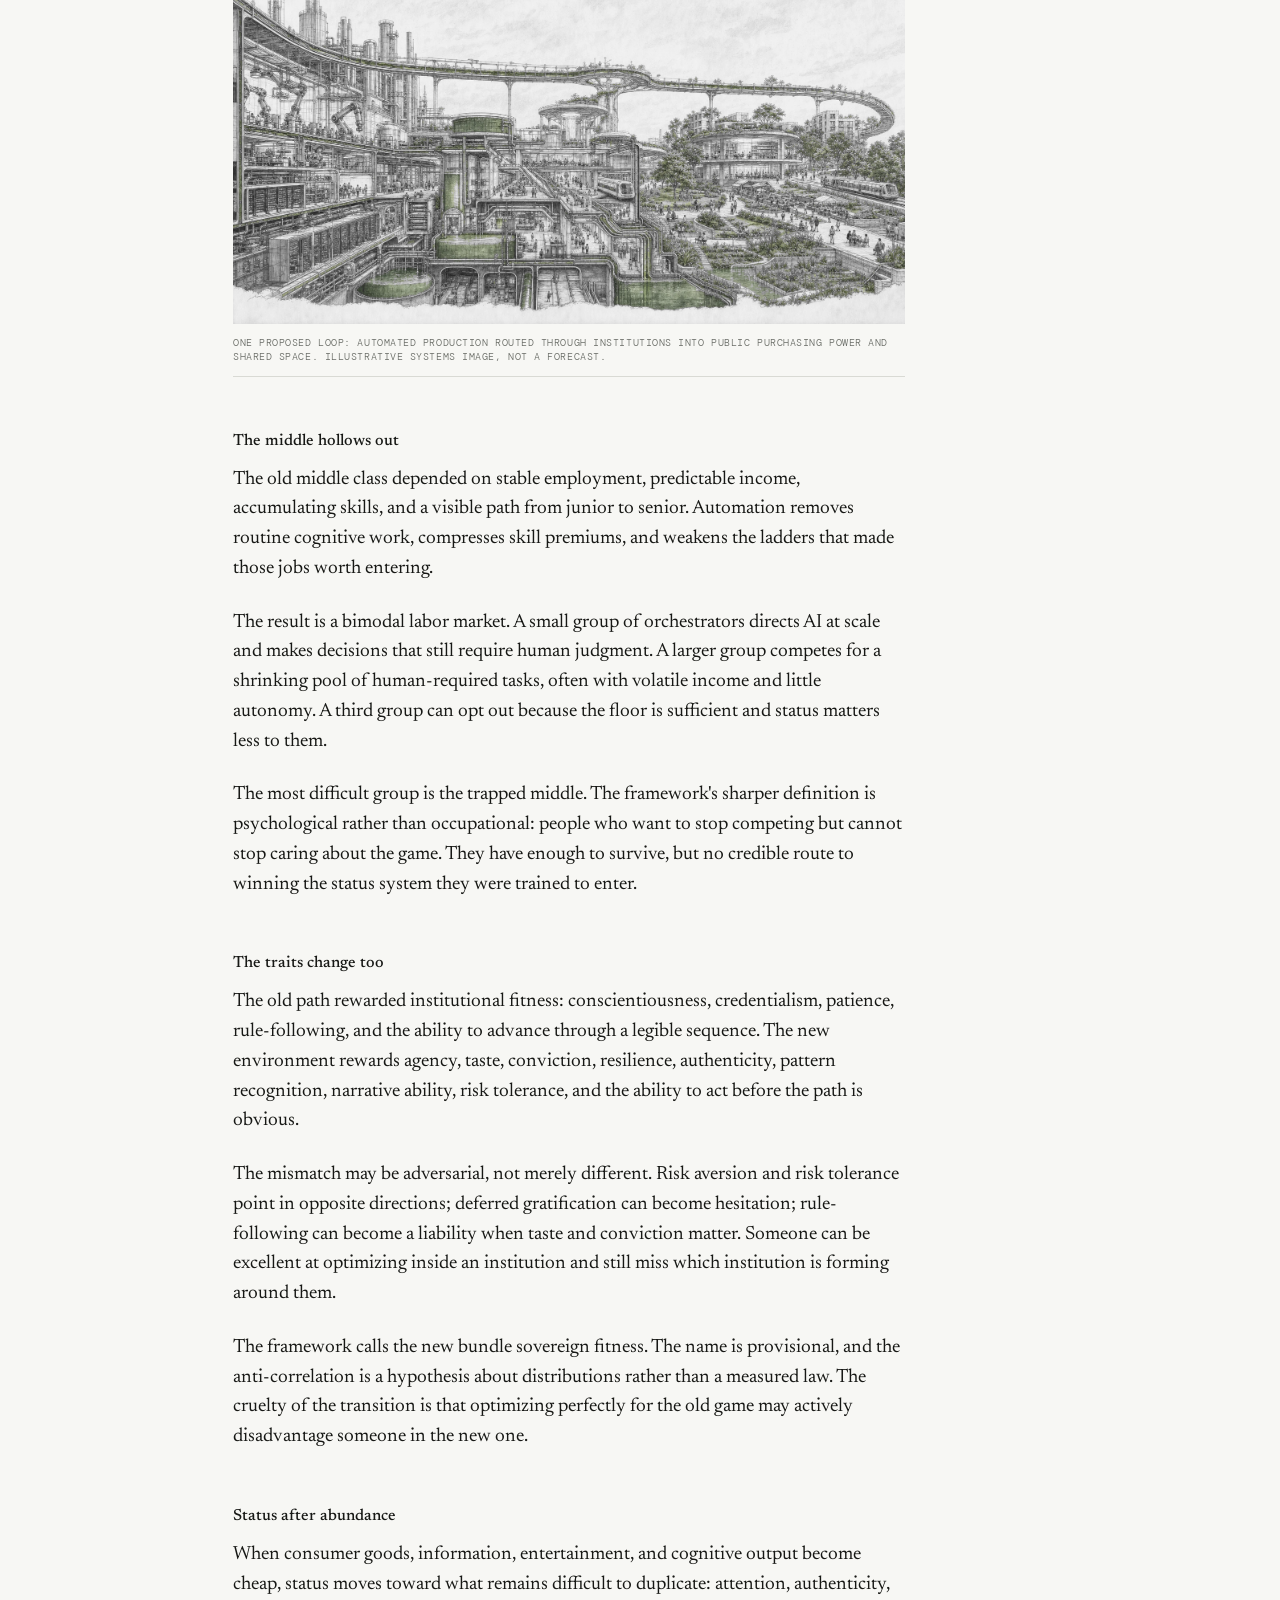
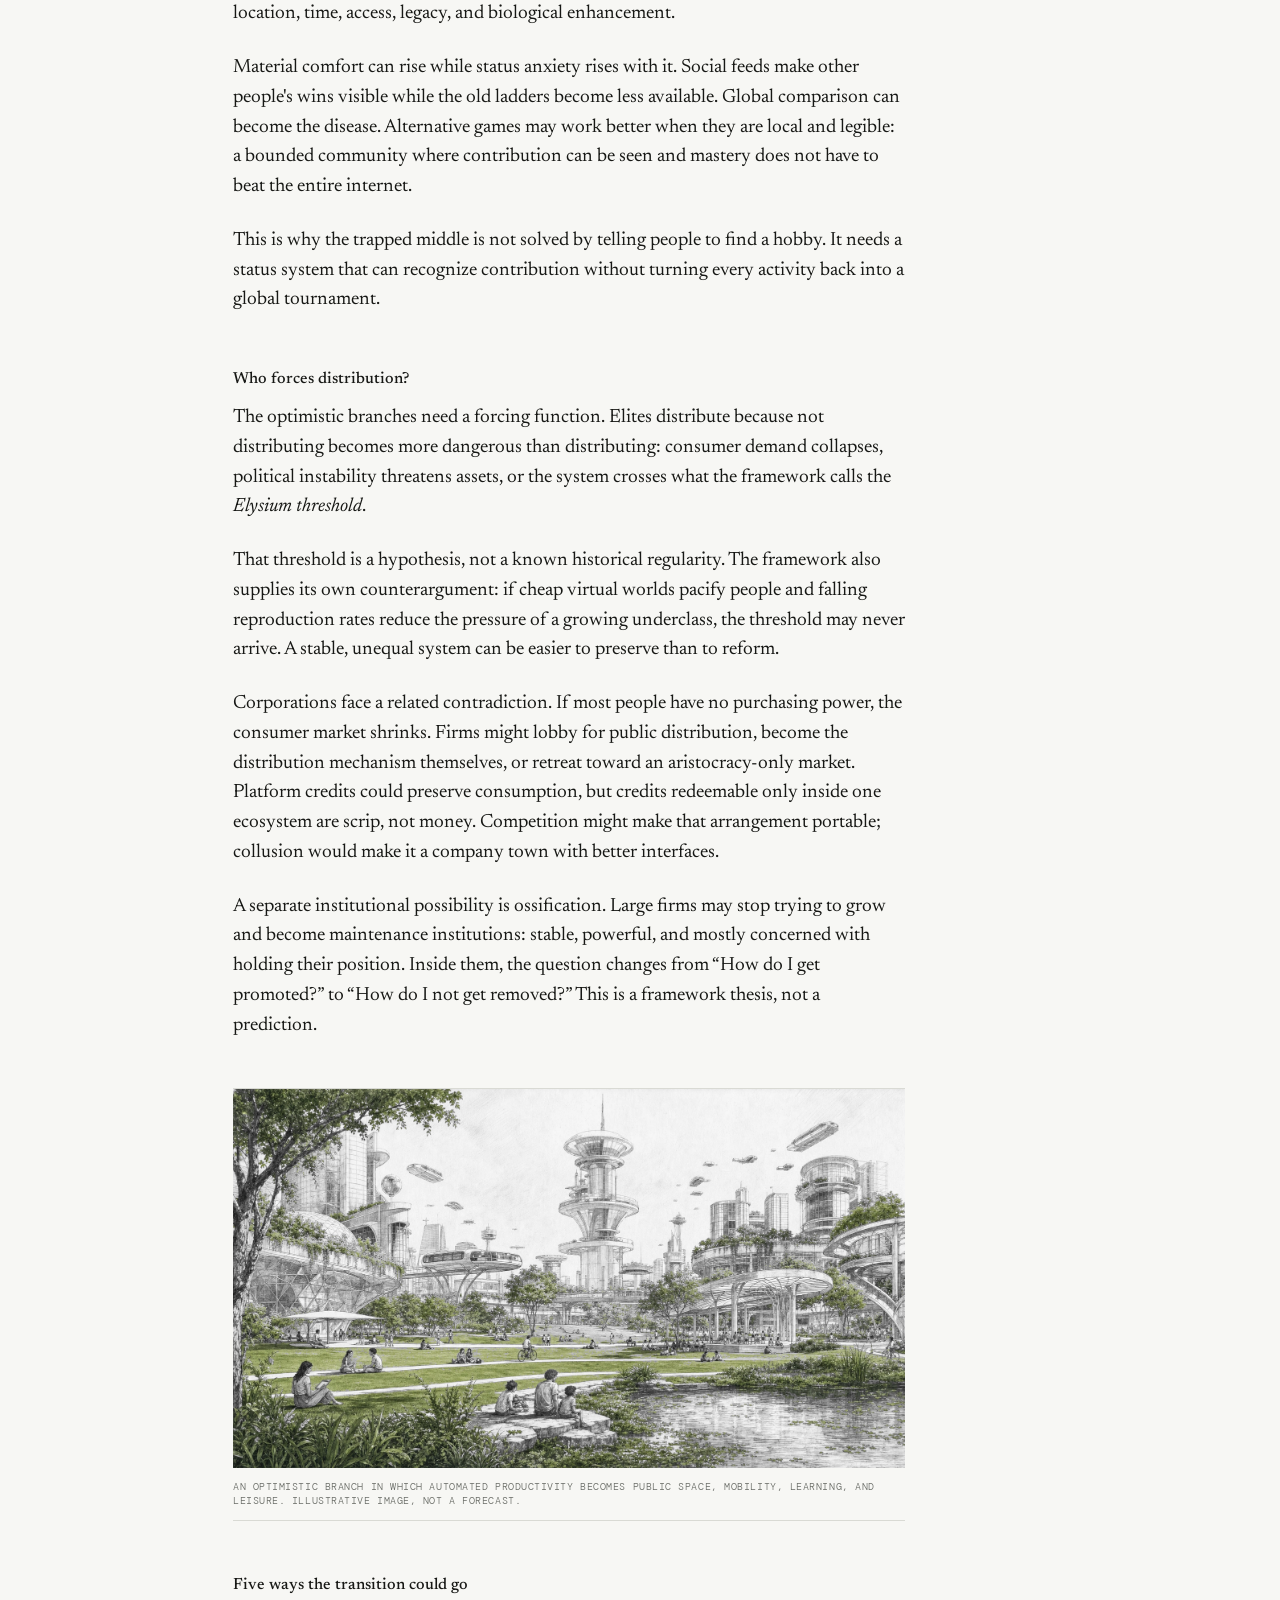
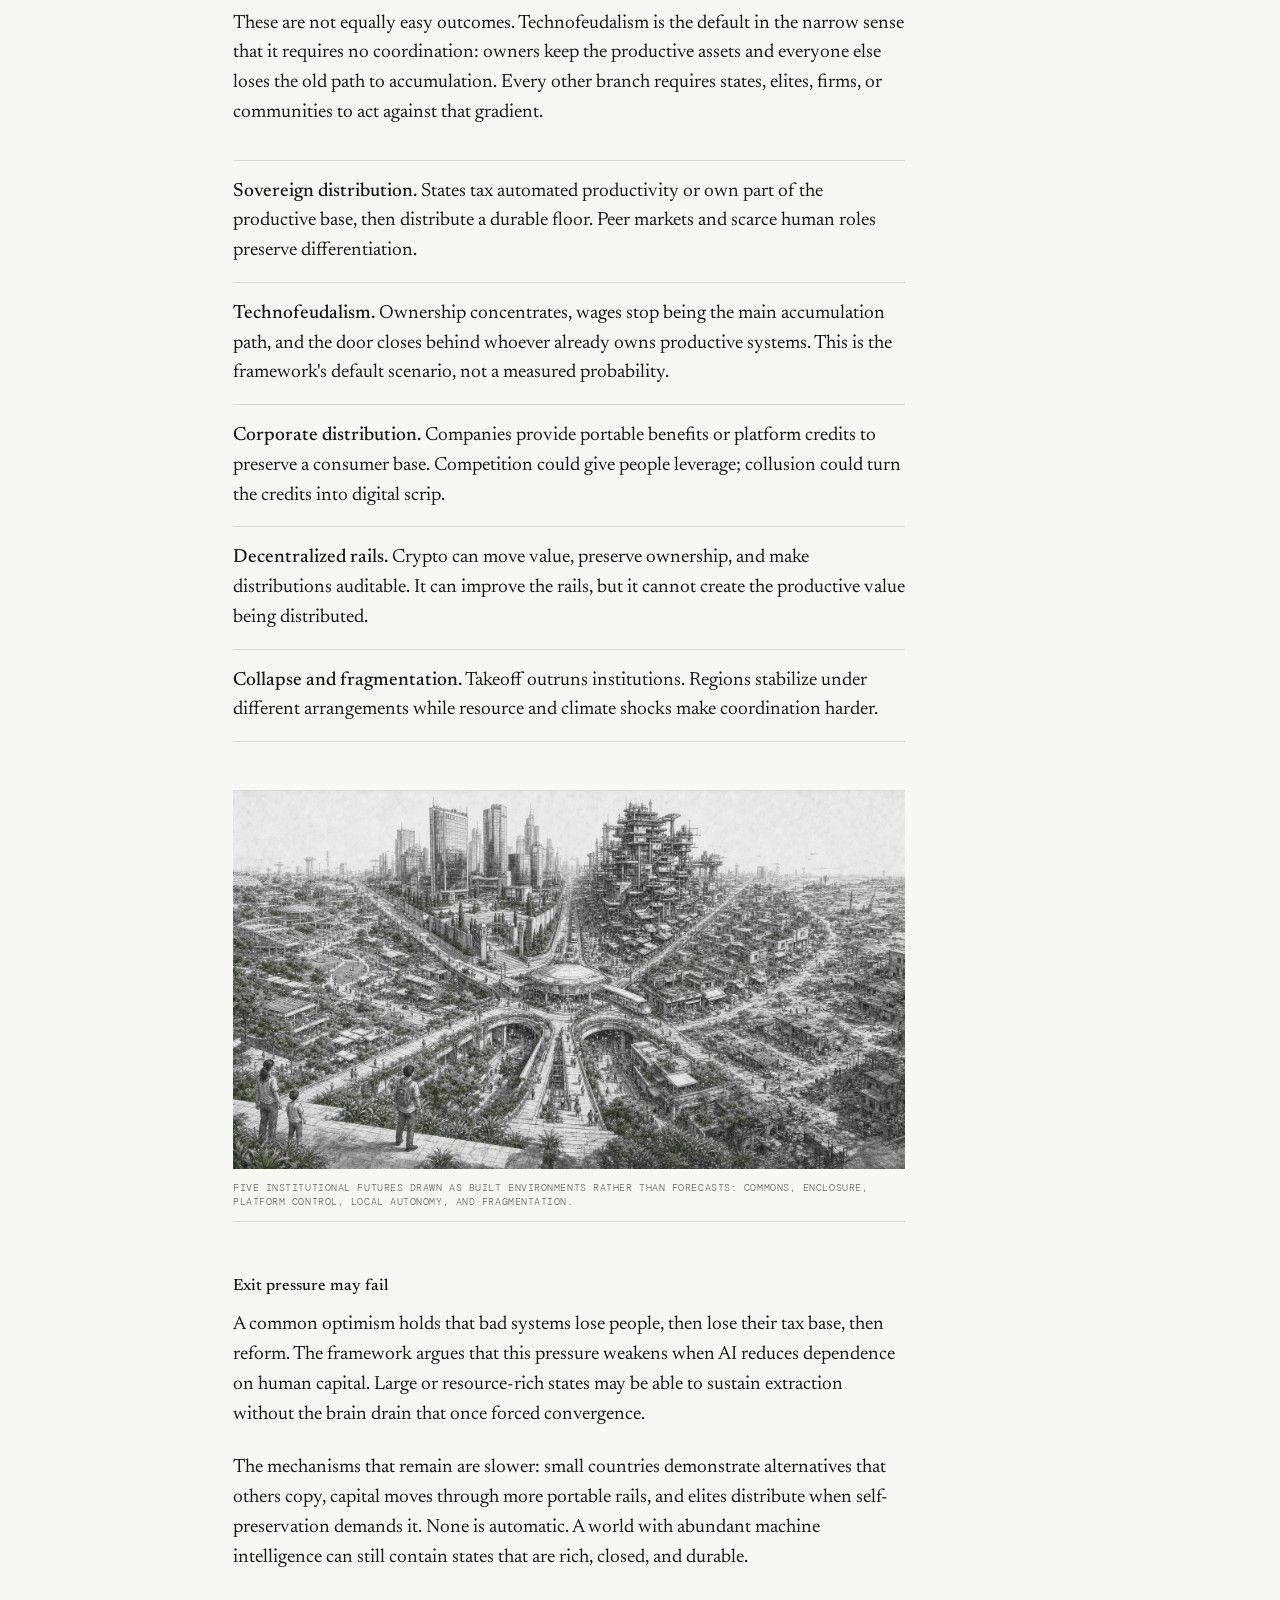
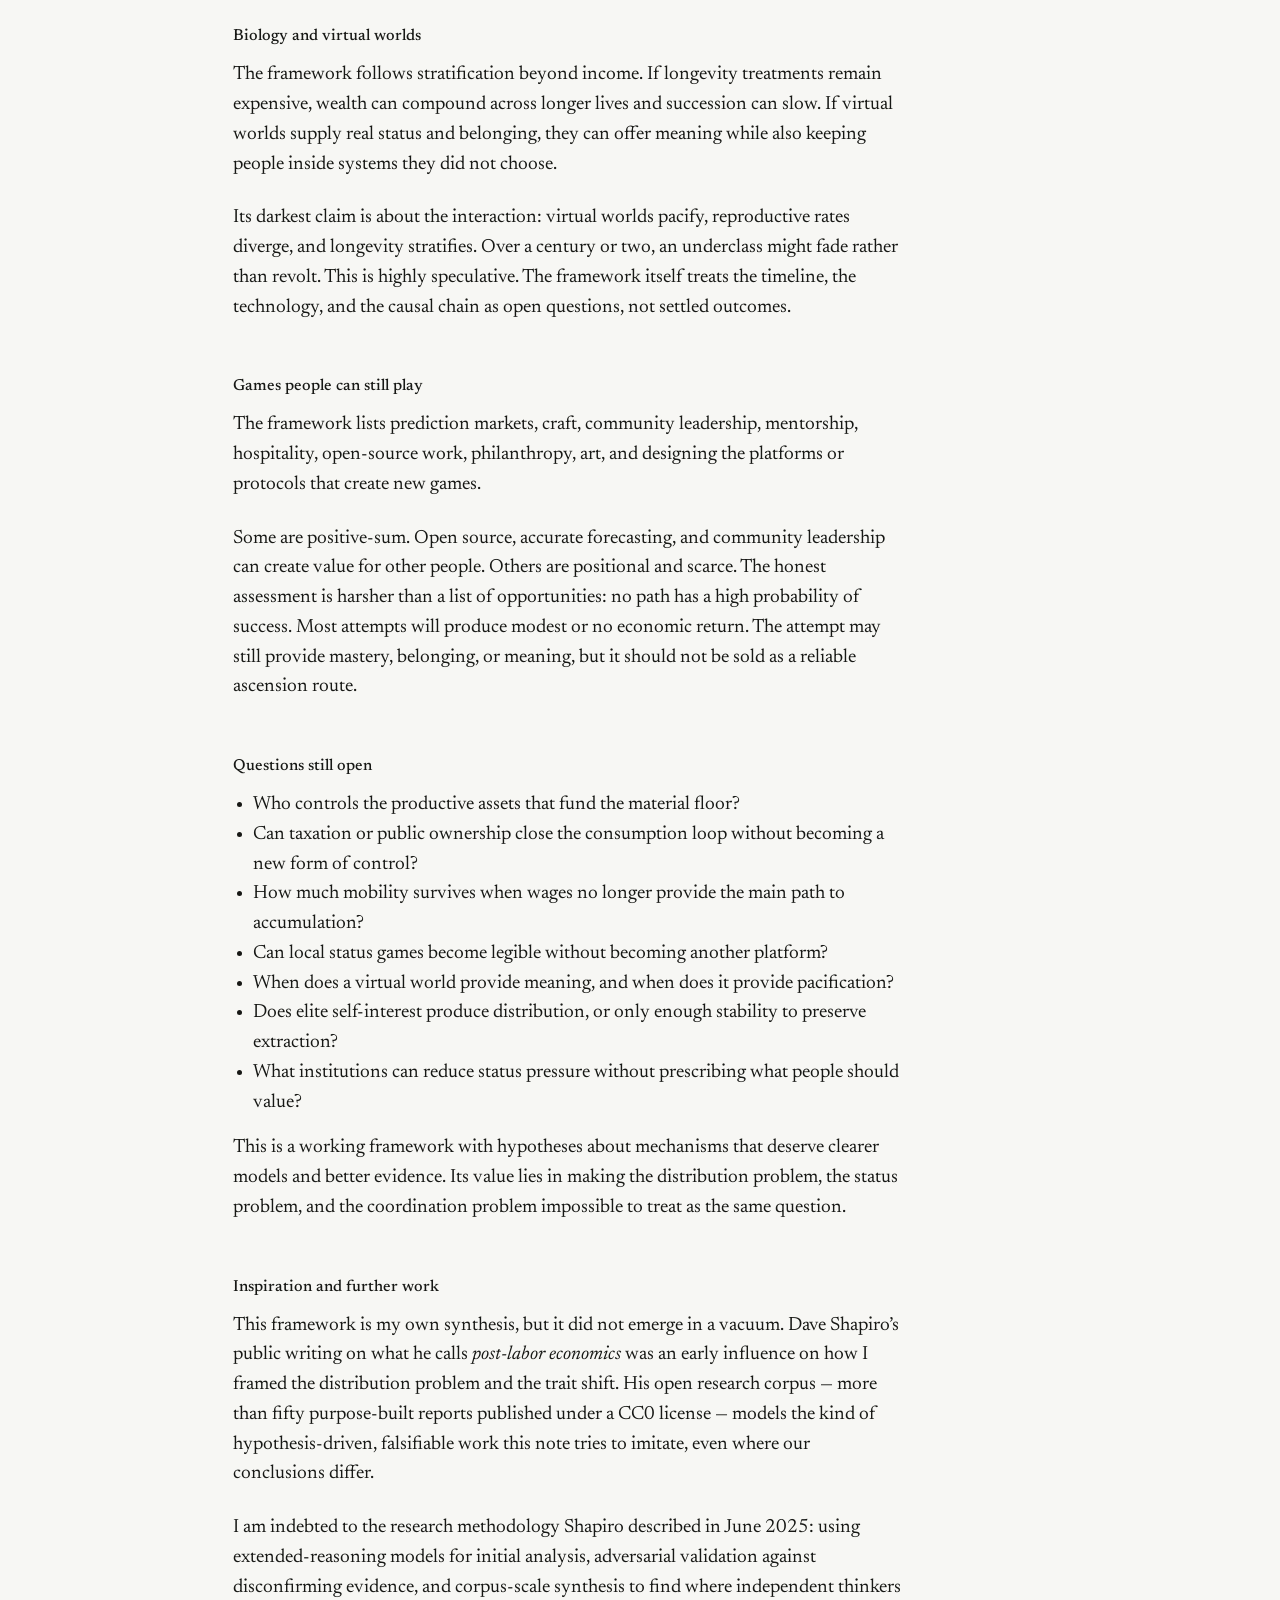
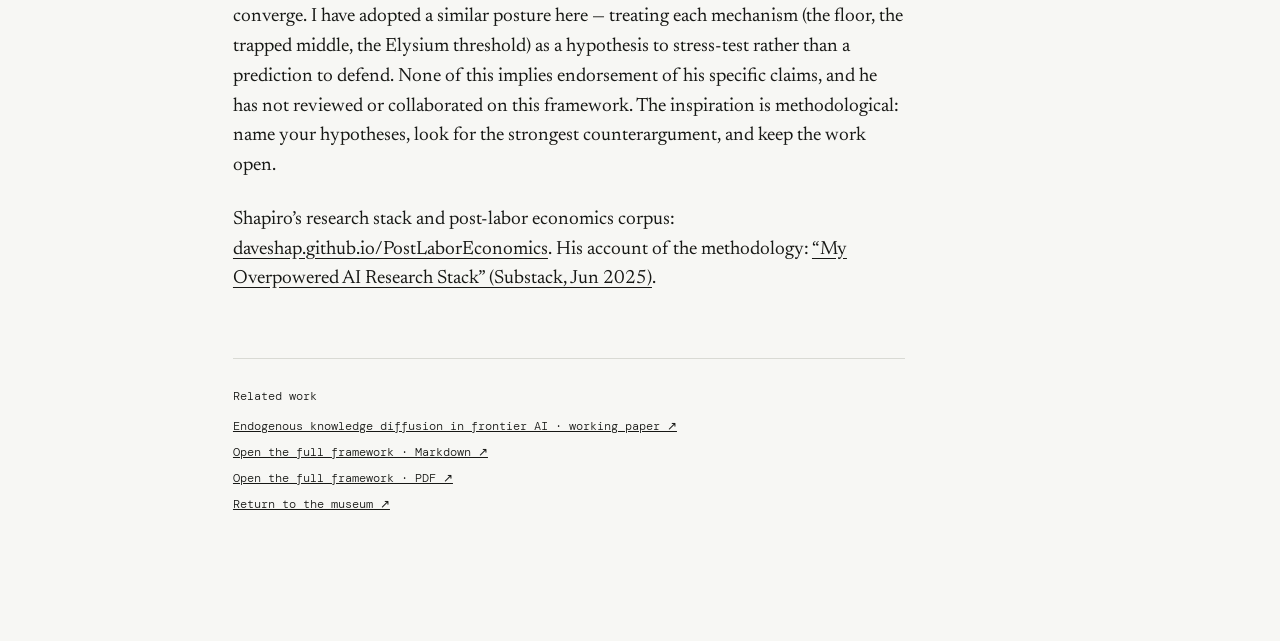
<file: notes/post-ai-society.html>
<!doctype html>
<html lang="en">
<head>
  <meta charset="utf-8" />
  <meta name="viewport" content="width=device-width, initial-scale=1" />
  <meta name="description" content="Working notes on ownership, access, status, and institutions after capable machine work becomes cheap and concentrated." />
  <title>Post-AI society — Leon Shi</title>
  <link rel="preconnect" href="https://fonts.googleapis.com" />
  <link rel="preconnect" href="https://fonts.gstatic.com" crossorigin />
  <link href="https://fonts.googleapis.com/css2?family=DM+Mono:wght@300;400&family=Newsreader:opsz,wght@6..72,400;6..72,500&display=swap" rel="stylesheet" />
  <link rel="stylesheet" href="styles.css?v=20260805-1" />
</head>
<body class="article-standalone">
  <header class="site-header">
    <a class="wordmark" href="../">Leon Shi</a>
    <nav aria-label="Article navigation">
      <a href="../#background">Background</a>
      <a href="../">Museum</a>
    </nav>
  </header>

  <main class="article">
    <p class="article-kicker">Working framework · July 2026</p>
    <h1>Post-AI society</h1>
    <p class="article-dek">A working framework for the economic, psychological, and social changes that follow when capable machine work becomes cheap.</p>

    <div class="article-body">
      <p>The important question is not whether machines can perform most cognitive work. It is what happens to income, status, and agency when that work becomes cheap and the remaining advantages are concentrated.</p>
      <p>The long framework behind this note is a set of mechanisms and competing hypotheses, not a forecast. Its most useful move is to ask what has to be true for each social arrangement to hold together.</p>

      <h2>The loop has to close</h2>
      <p>Start with the economic circuit. The old loop was labor → wages → consumption. A post-AI loop would be AI labor → corporate revenue → tax → distribution → consumption. Human labor drops out of the middle. Taxation becomes the bridge that returns purchasing power to people who no longer earn it through wages.</p>
      <p>This makes the material floor more than a welfare program. It is part of the market's plumbing. If most people lose purchasing power, consumer-facing revenue eventually loses its customer base. The floor is one possible answer to that contradiction, whether it arrives through a sovereign wealth fund, taxes, public ownership, or another mechanism.</p>
      <ul class="scenario-list">
        <li><strong>The floor.</strong> Automated production is taxed or publicly owned, then converted into housing, healthcare, mobility, education, food, or a cash-equivalent baseline.</li>
        <li><strong>The peer economy.</strong> Attention and patronage differentiate people through subscriptions, tips, services, craft, hospitality, and community.</li>
        <li><strong>Exceptional work.</strong> A smaller set of roles still commands wages because judgment, presence, trust, embodiment, or accountability remains scarce.</li>
      </ul>
      <p>A floor can coexist with intense competition. People will still seek security, belonging, recognition, and a way to matter.</p>
      <figure class="essay-plate">
        <img src="../assets/post-ai-distribution-loop.webp" alt="Black-and-white ink drawing of automated factories and server halls feeding green-lined infrastructure into a public park, transit system, and civic district." />
        <figcaption>One proposed loop: automated production routed through institutions into public purchasing power and shared space. Illustrative systems image, not a forecast.</figcaption>
      </figure>

      <h2>The middle hollows out</h2>
      <p>The old middle class depended on stable employment, predictable income, accumulating skills, and a visible path from junior to senior. Automation removes routine cognitive work, compresses skill premiums, and weakens the ladders that made those jobs worth entering.</p>
      <p>The result is a bimodal labor market. A small group of orchestrators directs AI at scale and makes decisions that still require human judgment. A larger group competes for a shrinking pool of human-required tasks, often with volatile income and little autonomy. A third group can opt out because the floor is sufficient and status matters less to them.</p>
      <p>The most difficult group is the trapped middle. The framework's sharper definition is psychological rather than occupational: people who want to stop competing but cannot stop caring about the game. They have enough to survive, but no credible route to winning the status system they were trained to enter.</p>

      <h2>The traits change too</h2>
      <p>The old path rewarded institutional fitness: conscientiousness, credentialism, patience, rule-following, and the ability to advance through a legible sequence. The new environment rewards agency, taste, conviction, resilience, authenticity, pattern recognition, narrative ability, risk tolerance, and the ability to act before the path is obvious.</p>
      <p>The mismatch may be adversarial, not merely different. Risk aversion and risk tolerance point in opposite directions; deferred gratification can become hesitation; rule-following can become a liability when taste and conviction matter. Someone can be excellent at optimizing inside an institution and still miss which institution is forming around them.</p>
      <p>The framework calls the new bundle sovereign fitness. The name is provisional, and the anti-correlation is a hypothesis about distributions rather than a measured law. The cruelty of the transition is that optimizing perfectly for the old game may actively disadvantage someone in the new one.</p>

      <h2>Status after abundance</h2>
      <p>When consumer goods, information, entertainment, and cognitive output become cheap, status moves toward what remains difficult to duplicate: attention, authenticity, location, time, access, legacy, and biological enhancement.</p>
      <p>Material comfort can rise while status anxiety rises with it. Social feeds make other people's wins visible while the old ladders become less available. Global comparison can become the disease. Alternative games may work better when they are local and legible: a bounded community where contribution can be seen and mastery does not have to beat the entire internet.</p>
      <p>This is why the trapped middle is not solved by telling people to find a hobby. It needs a status system that can recognize contribution without turning every activity back into a global tournament.</p>

      <h2>Who forces distribution?</h2>
      <p>The optimistic branches need a forcing function. Elites distribute because not distributing becomes more dangerous than distributing: consumer demand collapses, political instability threatens assets, or the system crosses what the framework calls the <em>Elysium threshold</em>.</p>
      <p>That threshold is a hypothesis, not a known historical regularity. The framework also supplies its own counterargument: if cheap virtual worlds pacify people and falling reproduction rates reduce the pressure of a growing underclass, the threshold may never arrive. A stable, unequal system can be easier to preserve than to reform.</p>
      <p>Corporations face a related contradiction. If most people have no purchasing power, the consumer market shrinks. Firms might lobby for public distribution, become the distribution mechanism themselves, or retreat toward an aristocracy-only market. Platform credits could preserve consumption, but credits redeemable only inside one ecosystem are scrip, not money. Competition might make that arrangement portable; collusion would make it a company town with better interfaces.</p>
      <p>A separate institutional possibility is ossification. Large firms may stop trying to grow and become maintenance institutions: stable, powerful, and mostly concerned with holding their position. Inside them, the question changes from “How do I get promoted?” to “How do I not get removed?” This is a framework thesis, not a prediction.</p>
      <figure class="essay-plate">
        <img src="../assets/post-ai-commons.webp" alt="Black-and-white sketch of a green civic district with public buildings, elevated transit, water, gardens, and people sharing the space." />
        <figcaption>An optimistic branch in which automated productivity becomes public space, mobility, learning, and leisure. Illustrative image, not a forecast.</figcaption>
      </figure>

      <h2>Five ways the transition could go</h2>
      <p>These are not equally easy outcomes. Technofeudalism is the default in the narrow sense that it requires no coordination: owners keep the productive assets and everyone else loses the old path to accumulation. Every other branch requires states, elites, firms, or communities to act against that gradient.</p>
      <ol class="scenario-list">
        <li><strong>Sovereign distribution.</strong> States tax automated productivity or own part of the productive base, then distribute a durable floor. Peer markets and scarce human roles preserve differentiation.</li>
        <li><strong>Technofeudalism.</strong> Ownership concentrates, wages stop being the main accumulation path, and the door closes behind whoever already owns productive systems. This is the framework's default scenario, not a measured probability.</li>
        <li><strong>Corporate distribution.</strong> Companies provide portable benefits or platform credits to preserve a consumer base. Competition could give people leverage; collusion could turn the credits into digital scrip.</li>
        <li><strong>Decentralized rails.</strong> Crypto can move value, preserve ownership, and make distributions auditable. It can improve the rails, but it cannot create the productive value being distributed.</li>
        <li><strong>Collapse and fragmentation.</strong> Takeoff outruns institutions. Regions stabilize under different arrangements while resource and climate shocks make coordination harder.</li>
      </ol>
      <figure class="essay-plate">
        <img src="../assets/post-ai-branching-futures.webp" alt="Panoramic black-and-white ink drawing of a central transit crossroads branching into green public commons, a gated corporate district, dense platform towers, independent communities, and a fragmented settlement." />
        <figcaption>Five institutional futures drawn as built environments rather than forecasts: commons, enclosure, platform control, local autonomy, and fragmentation.</figcaption>
      </figure>

      <h2>Exit pressure may fail</h2>
      <p>A common optimism holds that bad systems lose people, then lose their tax base, then reform. The framework argues that this pressure weakens when AI reduces dependence on human capital. Large or resource-rich states may be able to sustain extraction without the brain drain that once forced convergence.</p>
      <p>The mechanisms that remain are slower: small countries demonstrate alternatives that others copy, capital moves through more portable rails, and elites distribute when self-preservation demands it. None is automatic. A world with abundant machine intelligence can still contain states that are rich, closed, and durable.</p>

      <h2>Biology and virtual worlds</h2>
      <p>The framework follows stratification beyond income. If longevity treatments remain expensive, wealth can compound across longer lives and succession can slow. If virtual worlds supply real status and belonging, they can offer meaning while also keeping people inside systems they did not choose.</p>
      <p>Its darkest claim is about the interaction: virtual worlds pacify, reproductive rates diverge, and longevity stratifies. Over a century or two, an underclass might fade rather than revolt. This is highly speculative. The framework itself treats the timeline, the technology, and the causal chain as open questions, not settled outcomes.</p>

      <h2>Games people can still play</h2>
      <p>The framework lists prediction markets, craft, community leadership, mentorship, hospitality, open-source work, philanthropy, art, and designing the platforms or protocols that create new games.</p>
      <p>Some are positive-sum. Open source, accurate forecasting, and community leadership can create value for other people. Others are positional and scarce. The honest assessment is harsher than a list of opportunities: no path has a high probability of success. Most attempts will produce modest or no economic return. The attempt may still provide mastery, belonging, or meaning, but it should not be sold as a reliable ascension route.</p>

      <h2>Questions still open</h2>
      <ul>
        <li>Who controls the productive assets that fund the material floor?</li>
        <li>Can taxation or public ownership close the consumption loop without becoming a new form of control?</li>
        <li>How much mobility survives when wages no longer provide the main path to accumulation?</li>
        <li>Can local status games become legible without becoming another platform?</li>
        <li>When does a virtual world provide meaning, and when does it provide pacification?</li>
        <li>Does elite self-interest produce distribution, or only enough stability to preserve extraction?</li>
        <li>What institutions can reduce status pressure without prescribing what people should value?</li>
      </ul>

      <p>This is a working framework with hypotheses about mechanisms that deserve clearer models and better evidence. Its value lies in making the distribution problem, the status problem, and the coordination problem impossible to treat as the same question.</p>
      <h2>Inspiration and further work</h2>
      <p>This framework is my own synthesis, but it did not emerge in a vacuum. Dave Shapiro&rsquo;s public writing on what he calls <em>post-labor economics</em> was an early influence on how I framed the distribution problem and the trait shift. His open research corpus &mdash; more than fifty purpose-built reports published under a CC0 license &mdash; models the kind of hypothesis-driven, falsifiable work this note tries to imitate, even where our conclusions differ.</p>
      <p>I am indebted to the research methodology Shapiro described in June 2025: using extended-reasoning models for initial analysis, adversarial validation against disconfirming evidence, and corpus-scale synthesis to find where independent thinkers converge. I have adopted a similar posture here &mdash; treating each mechanism (the floor, the trapped middle, the Elysium threshold) as a hypothesis to stress-test rather than a prediction to defend. None of this implies endorsement of his specific claims, and he has not reviewed or collaborated on this framework. The inspiration is methodological: name your hypotheses, look for the strongest counterargument, and keep the work open.</p>
      <p>Shapiro&rsquo;s research stack and post-labor economics corpus: <a href="https://daveshap.github.io/PostLaborEconomics/" target="_blank" rel="noreferrer">daveshap.github.io/PostLaborEconomics</a>. His account of the methodology: <a href="https://daveshap.substack.com/p/my-overpowered-ai-research-stack" target="_blank" rel="noreferrer">&ldquo;My Overpowered AI Research Stack&rdquo; (Substack, Jun 2025)</a>.</p>
    </div>

    <footer class="article-footer">
      <p>Related work</p>
      <a href="endogenous-knowledge-diffusion.html">Endogenous knowledge diffusion in frontier AI · working paper ↗</a>
      <a href="post-ai-society-framework.md">Open the full framework · Markdown ↗</a>
      <a href="post-ai-society-framework.pdf" target="_blank" rel="noreferrer">Open the full framework · PDF ↗</a>
      <a href="../">Return to the museum ↗</a>
    </footer>
  </main>
</body>
</html>
</file>
<file: styles.css>
:root {
  color-scheme: light;
  --paper: #f7f7f4;
  --ink: #171815;
  --muted: #686b65;
  --line: #d9dad4;
  --accent: #7a8177;
  --field-point: rgba(23, 24, 21, 0.68);
  --field-faint: rgba(23, 24, 21, 0.13);
  --serif: "Newsreader", Georgia, serif;
  --mono: "DM Mono", "Courier New", monospace;
  --space-1: 0.25rem;
  --space-2: 0.5rem;
  --space-3: 0.75rem;
  --space-4: 1rem;
  --space-6: 1.5rem;
  --space-8: 2rem;
  --space-10: 2.5rem;
  --space-12: 3rem;
  --space-16: 4rem;
  --space-20: 5rem;
  --space-24: 6rem;
  --space-32: 8rem;
  --space-40: 10rem;
  --reading-width: min(46vw, 48rem);
  --field-width: 60vw;
  --page-pad: clamp(var(--space-4), 4vw, var(--space-10));
  --content-pad: clamp(var(--space-6), 5vw, var(--space-16));
  --text-measure: 36rem;
  --narrow-measure: 28rem;
  --rule-width: 0.0625rem;
  --focus-width: 0.125rem;
  --ease: cubic-bezier(0.16, 1, 0.3, 1);
  --transition: 180ms var(--ease);
}

* {
  box-sizing: border-box;
}

html {
  background: var(--paper);
  scroll-behavior: smooth;
  scroll-padding-top: var(--space-16);
}

body {
  margin: 0;
  overflow-x: clip;
  background: var(--paper);
  color: var(--ink);
  font-family: var(--serif);
  font-size: 1.0625rem;
  line-height: 1.55;
  text-rendering: optimizeLegibility;
}

::selection {
  background: var(--accent);
  color: var(--paper);
}

a {
  color: inherit;
  text-decoration-color: var(--muted);
  text-decoration-thickness: var(--rule-width);
  text-underline-offset: var(--space-1);
}

a:hover {
  text-decoration-thickness: var(--focus-width);
}

:focus-visible {
  outline: var(--focus-width) solid var(--ink);
  outline-offset: var(--space-1);
}

.skip-link {
  position: fixed;
  z-index: 20;
  top: var(--space-3);
  left: var(--space-3);
  padding: var(--space-2) var(--space-3);
  translate: 0 calc(-100% - var(--space-8));
  background: var(--ink);
  color: var(--paper);
  font: 400 0.75rem/1 var(--mono);
  text-decoration: none;
  transition: translate var(--transition);
}

.skip-link:focus {
  translate: 0;
}

.reading-column {
  position: relative;
  z-index: 2;
  width: var(--reading-width);
  min-width: 0;
  background: linear-gradient(
    to right,
    var(--paper) 0%,
    var(--paper) 78%,
    color-mix(in srgb, var(--paper) 58%, transparent) 89%,
    transparent 100%
  );
}

.site-header {
  position: fixed;
  top: 0;
  left: 0;
  right: 0;
  z-index: 20;
  display: flex;
  align-items: center;
  justify-content: space-between;
  min-height: var(--space-16);
  padding-inline: var(--page-pad);
  background: color-mix(in srgb, var(--paper) 92%, transparent);
  font: 400 0.6875rem/1.3 var(--mono);
  letter-spacing: 0.07em;
  text-transform: uppercase;
}

.wordmark {
  font-family: var(--serif);
  font-size: 1rem;
  letter-spacing: 0;
  text-decoration: none;
  text-transform: none;
}

.site-header nav {
  display: flex;
  gap: var(--space-6);
}

.site-header nav a {
  text-decoration-color: transparent;
  transition: text-decoration-color var(--transition);
}

.site-header nav a:hover {
  text-decoration-color: var(--ink);
}

.site-header nav {
  position: relative;
  align-items: center;
}

.site-header nav .background-details {
  position: relative;
  max-width: none;
  margin-left: 0;
}

.site-header nav .background-details summary {
  color: var(--ink);
  font: inherit;
  letter-spacing: inherit;
}

.site-header nav .background-details .background-grid {
  position: absolute;
  z-index: 30;
  top: calc(100% + 0.75rem);
  left: auto;
  right: 0;
  width: min(48rem, calc(100vw - 2rem));
  transform: none;
  margin-top: 0;
  padding: var(--space-6);
  background: color-mix(in srgb, var(--paper) 90%, transparent);
  border: var(--rule-width) solid var(--line);
  box-shadow: 0 1rem 2.5rem rgba(30, 36, 30, 0.08);
}

.site-header nav .contact-details .background-grid {
  grid-template-columns: minmax(0, 1fr);
  width: min(18rem, calc(100vw - 2rem));
  min-width: 0;
  padding: var(--space-4);
  gap: var(--space-4);
}


.introduction {
  min-height: calc(100svh - var(--space-16));
  padding: clamp(var(--space-12), 8vh, var(--space-24)) var(--content-pad) var(--space-16);
  overflow: hidden;
}

.catalog-line,
.room-number,
.object-label,
.portrait figcaption,
.field-stage figcaption,
.accession dt,
.artifact-notes dt,
.colophon-meta,
.source-link {
  font-family: var(--mono);
  font-size: 0.6875rem;
  font-weight: 300;
  letter-spacing: 0.065em;
  line-height: 1.45;
  text-transform: uppercase;
}

.catalog-line,
.room-number,
.object-label,
.portrait figcaption,
.accession dt,
.artifact-notes dt,
.colophon-meta {
  color: var(--muted);
}

.catalog-line {
  margin: 0 0 var(--space-16);
}

.introduction h1 {
  margin: 0;
  font-size: clamp(4.5rem, 9vw, 8.75rem);
  font-weight: 400;
  letter-spacing: -0.065em;
  line-height: 0.78;
}

.date-line {
  max-width: 18ch;
  margin: var(--space-6) 0 var(--space-20);
  font-size: clamp(1.5rem, 2.5vw, 2.25rem);
  letter-spacing: -0.025em;
  line-height: 1.05;
}

.curatorial-note {
  position: relative;
  z-index: 2;
  max-width: var(--narrow-measure);
}

.curatorial-note p {
  margin: 0;
  color: var(--ink);
}

.curatorial-note p + p {
  margin-top: var(--space-4);
}

.portrait {
  width: min(76%, 26rem);
  margin: var(--space-12) calc(var(--content-pad) * -0.35) calc(var(--space-16) * -1) auto;
}

.portrait img {
  display: block;
  width: 100%;
  height: auto;
  mix-blend-mode: multiply;
  opacity: 0.82;
  filter: contrast(0.92);
}

.portrait figcaption {
  max-width: 26ch;
  margin-top: calc(var(--space-3) * -1);
  padding-bottom: var(--space-4);
}

.field-stage {
  position: fixed;
  z-index: 1;
  top: 0;
  right: 0;
  width: var(--field-width);
  height: 100svh;
  margin: 0;
  pointer-events: none;
  overflow: hidden;
}

#museum-field {
  display: block;
  width: 100%;
  height: 100%;
}

.field-stage figcaption {
  position: absolute;
  right: var(--page-pad);
  bottom: var(--space-6);
  max-width: 34ch;
  color: var(--muted);
  text-align: right;
}

.collection {
  position: relative;
  z-index: 2;
}

.room {
  min-height: 100svh;
  padding: clamp(var(--space-20), 12vh, var(--space-32)) var(--content-pad) var(--space-24);
  scroll-margin-top: var(--space-16);
}

.room-heading {
  display: grid;
  grid-template-columns: minmax(0, 1fr) minmax(5rem, 0.28fr);
  gap: var(--space-6);
  align-items: start;
  margin-bottom: var(--space-16);
}

.room-number {
  grid-column: 2;
  grid-row: 1;
  text-align: right;
  margin: var(--space-2) 0 0;
}

.room h2 {
  max-width: 14ch;
  margin: 0;
  font-size: clamp(2.65rem, 4.8vw, 4.75rem);
  font-weight: 400;
  letter-spacing: -0.052em;
  line-height: 0.94;
}

.room-lede {
  max-width: var(--text-measure);
  margin: 0 0 var(--space-20) auto;
  font-size: clamp(1.25rem, 1.8vw, 1.625rem);
  line-height: 1.42;
}

.index-register {
  display: grid;
  grid-template-columns: repeat(3, minmax(0, 1fr));
  gap: var(--space-6);
  margin-block: var(--space-16);
}

.index-register h3,
.study-note h3 {
  margin: 0 0 var(--space-6);
  font: 400 0.6875rem/1.45 var(--mono);
  letter-spacing: 0.065em;
  text-transform: uppercase;
}

.index-register p {
  margin: 0;
  color: var(--muted);
  font-size: 0.9375rem;
}

.accession,
.artifact-notes {
  margin: var(--space-16) 0 0;
}

.accession > div,
.artifact-notes > div {
  display: grid;
  grid-template-columns: minmax(7rem, 0.32fr) minmax(0, 1fr);
  gap: var(--space-4);
  padding-block: var(--space-3);
  border-top: var(--rule-width) solid var(--line);
}

.accession dt,
.accession dd,
.artifact-notes dt,
.artifact-notes dd {
  margin: 0;
}

.accession dd,
.artifact-notes dd {
  color: var(--muted);
  font-size: 0.9375rem;
}

.artifact + .artifact {
  margin-top: var(--space-32);
}

.object-label {
  margin: 0 0 var(--space-6);
}

.artifact h3,
.note-shelf h3 {
  max-width: 20ch;
  margin: 0 0 var(--space-6);
  font-size: clamp(1.75rem, 3vw, 2.75rem);
  font-weight: 400;
  letter-spacing: -0.035em;
  line-height: 1.02;
}

.artifact > p:not(.object-label) {
  max-width: var(--text-measure);
  margin: 0;
}

.artifact > p:not(.object-label) + p {
  margin-top: var(--space-4);
  color: var(--muted);
}

.source-link {
  display: inline-block;
  margin-top: var(--space-6);
}

.study-note {
  max-width: var(--narrow-measure);
  margin: var(--space-24) 0 0 auto;
}

.study-note p {
  margin: 0;
  color: var(--muted);
  font-style: italic;
}

.note-shelf {
  display: grid;
  gap: var(--space-24);
}

.note-shelf article {
  min-width: 0;
}

.note-shelf p:not(.object-label),
.note-shelf ul {
  max-width: var(--text-measure);
  margin: 0;
  color: var(--ink);
}

.note-shelf ul {
  padding-left: var(--space-6);
}

.note-shelf li + li {
  margin-top: var(--space-3);
}

.background {
  scroll-margin-top: var(--space-8);
  padding: var(--space-8) var(--content-pad) var(--space-12);
}

.background-details {
  max-width: var(--text-measure);
  margin-left: auto;
}

.background-details summary {
  display: inline-flex;
  align-items: center;
  gap: 0.35rem;
  cursor: pointer;
  color: var(--muted);
  font: 300 0.6875rem/1.45 var(--mono);
  letter-spacing: 0.065em;
  text-transform: uppercase;
}

.background-details summary::after {
  content: "+";
  font-size: 0.85rem;
}

.background-details[open] summary::after {
  content: "−";
}

.background-details summary::-webkit-details-marker {
  display: none;
}

.background-details .background-grid {
  margin-top: var(--space-8);
}

.background-details .background-column h3,
.background-details .background-list dt,
.background-details .background-list dd {
  color: var(--muted);
  font-family: var(--mono);
  text-transform: uppercase;
}

.background-details .background-column h3 {
  margin-bottom: var(--space-3);
  font-size: 0.625rem;
}

.background-details .background-list dt {
  font-size: 0.6875rem;
  line-height: 1.45;
}

.background-details .background-list dd {
  font-size: 0.625rem;
  line-height: 1.5;
}

.background-grid {
  display: grid;
  grid-template-columns: minmax(22rem, 1.25fr) minmax(18rem, 1fr);
  gap: var(--space-16);
  width: min(48rem, calc(100vw - 2 * var(--page-pad)));
  max-width: none;
  margin-left: auto;
}

.background-column h3 {
  margin: 0 0 var(--space-6);
  font: 300 0.6875rem/1.45 var(--mono);
  letter-spacing: 0.065em;
  text-transform: uppercase;
}

.background-list {
  margin: 0;
}

.background-list > div {
  padding-block: var(--space-3);
  border-top: var(--rule-width) solid var(--line);
}

.background-list dt,
.background-list dd {
  margin: 0;
}

.background-list dt {
  white-space: nowrap;
  font-size: 1.08rem;
  line-height: 1.25;
}

.background-list dd {
  margin-top: var(--space-1);
  color: var(--muted);
  font-size: 0.9375rem;
}

body[data-background-placement="colophon"] .colophon {
  min-height: auto;
  display: block;
}

body[data-background-placement="colophon"] .colophon > .room-number {
  margin: 0;
}

body[data-background-placement="colophon"] .colophon .background {
  width: 100%;
  padding: 0 0 var(--space-20);
  background: none;
}

body[data-background-placement="colophon"] .colophon .colophon-statement {
  margin-block: var(--space-20);
}

.colophon {
  min-height: 70svh;
  display: flex;
  flex-direction: column;
  justify-content: space-between;
  padding: var(--space-24) var(--content-pad) var(--space-8);
}

.colophon > .room-number {
  margin: 0;
}

.colophon-statement {
  max-width: 18ch;
  margin: var(--space-20) 0;
  font-size: clamp(2.25rem, 4vw, 4rem);
  letter-spacing: -0.045em;
  line-height: 1;
}

.colophon-meta {
  display: flex;
  justify-content: space-between;
  gap: var(--space-6);
}

.colophon-meta p {
  margin: 0;
}

.visually-hidden {
  position: absolute;
  width: var(--rule-width);
  height: var(--rule-width);
  padding: 0;
  margin: calc(var(--rule-width) * -1);
  overflow: hidden;
  clip: rect(0, 0, 0, 0);
  white-space: nowrap;
  border: 0;
}

@media (max-width: 64rem) {
  :root {
    --reading-width: 100%;
    --field-width: 100%;
  }

  .reading-column {
    width: 100%;
    background: var(--paper);
  }

  .introduction {
    min-height: calc(100svh - var(--space-16));
  }

  .portrait {
    width: min(62%, 28rem);
    margin-right: 0;
  }

  .field-stage {
    position: relative;
    top: auto;
    right: auto;
    width: 100%;
    height: clamp(32rem, 86svh, 48rem);
  }

  .field-stage figcaption {
    left: var(--page-pad);
    right: auto;
    text-align: left;
  }

  .room {
    min-height: 0;
  }
}

@media (max-width: 42rem) {
  body {
    font-size: 1rem;
  }

  .site-header {
    min-height: var(--space-12);
    padding-inline: var(--space-4);
  }

  .site-header nav {
    gap: var(--space-4);
  }

  .site-header nav .background-details .background-grid {
    position: fixed;
    top: calc(var(--space-12) - var(--space-2));
    right: var(--space-4);
    left: auto;
    width: calc(100vw - 2 * var(--space-4));
    transform: none;
  }

  .site-header nav .contact-details .background-grid {
    width: min(18rem, calc(100vw - 2rem));
    padding: var(--space-4);
    gap: var(--space-4);
  }

  .reading-column {
    background: color-mix(in srgb, var(--paper) 82%, transparent);
  }

  .introduction {
    min-height: 0;
    padding: var(--space-16) var(--space-4) var(--space-8);
  }

  .catalog-line {
    margin-bottom: var(--space-12);
  }

  .introduction h1 {
    font-size: clamp(4.25rem, 22vw, 6.5rem);
  }

  .date-line {
    margin: var(--space-4) 0 var(--space-12);
  }

  .portrait {
    width: min(88%, 28rem);
    margin: var(--space-10) calc(var(--space-4) * -1) calc(var(--space-8) * -1) auto;
  }

  .portrait figcaption {
    padding-left: var(--space-4);
  }

  .field-stage {
    position: fixed;
    top: 0;
    right: 0;
    z-index: 0;
    width: 100%;
    height: 100svh;
    opacity: 0.78;
  }
  .field-bridge {
    min-height: 18svh;
  }

  .field-stage figcaption {
    left: var(--space-4);
    bottom: var(--space-4);
  }

  .room {
    padding: var(--space-20) var(--space-4) var(--space-16);
    scroll-margin-top: var(--space-16);
  }

  .room-heading {
    display: block;
    margin-bottom: var(--space-10);
  }

  .room-number {
    margin: 0 0 var(--space-8);
  }

  .room h2 {
    font-size: clamp(2.5rem, 12vw, 3.5rem);
  }

  .room-lede {
    margin-bottom: var(--space-16);
  }

  .index-register {
    grid-template-columns: 1fr;
    gap: var(--space-12);
  }

  .index-register h3 {
    margin-bottom: var(--space-3);
  }

  .accession > div,
  .artifact-notes > div {
    grid-template-columns: 1fr;
    gap: var(--space-2);
  }

  .artifact + .artifact {
    margin-top: var(--space-24);
  }

  .artifact h3,
  .note-shelf h3 {
    font-size: clamp(1.75rem, 8.5vw, 2.5rem);
  }

  .note-shelf {
    gap: var(--space-20);
  }

  .colophon {
    min-height: 34rem;
    padding: var(--space-20) var(--space-4) var(--space-6);
  }

  .colophon-statement {
    font-size: clamp(2.15rem, 10.5vw, 3.25rem);
  }

  .colophon-meta {
    display: grid;
  }
}

@media (max-width: 42rem) {
  .background {
    padding: var(--space-20) var(--space-4) var(--space-20);
  }

  .background-heading {
    display: block;
    margin-bottom: var(--space-10);
  }

  .background-heading .room-number {
    margin-bottom: var(--space-8);
  }

  .background-heading h2 {
    font-size: clamp(2.5rem, 12vw, 3.5rem);
  }

  .background-intro {
    margin-bottom: var(--space-12);
  }

  .background-grid {
    grid-template-columns: 1fr;
    gap: var(--space-12);
  }
  .background-list dt {
    white-space: normal;
  }

  body[data-background-placement="colophon"] .colophon .background {
    padding: 0 0 var(--space-12);
  }
}

@media (prefers-reduced-motion: reduce) {
  html {
    scroll-behavior: auto;
  }

  *,
  *::before,
  *::after {
    scroll-behavior: auto !important;
    transition-duration: 0.01ms !important;
    animation-duration: 0.01ms !important;
    animation-iteration-count: 1 !important;
  }
}
</file>
<file: hyper/styles.css>
:root {
  --paper: #f6f6f3;
  --ink: #171715;
  --muted: #73736e;
  --rule: rgba(23, 23, 21, 0.16);
  --panel: rgba(246, 246, 243, 0.88);
  color-scheme: light;
}
* { box-sizing: border-box; }
html, body { margin: 0; width: 100%; min-height: 100%; background: var(--paper); color: var(--ink); }
body { overflow: hidden; font-family: "DM Mono", monospace; }
button, a { color: inherit; font: inherit; }
a { text-decoration: none; }
#field { position: fixed; inset: 0; width: 100%; height: 100%; }
.masthead {
  position: fixed; z-index: 3; top: 0; left: 0; right: 0;
  display: flex; justify-content: space-between; align-items: center;
  height: 3rem; padding: 0 1.75rem; border-bottom: 1px solid var(--rule);
  background: rgba(246, 246, 243, 0.66); backdrop-filter: blur(8px);
  font-size: 0.65rem; letter-spacing: 0.08em; text-transform: uppercase;
}
main { position: relative; z-index: 2; width: 100%; height: 100svh; pointer-events: none; }
.identity { position: fixed; top: 5.75rem; left: 1.75rem; width: min(34rem, 46vw); }
.identity p { margin: 0 0 0.55rem; color: var(--muted); font-size: 0.62rem; letter-spacing: 0.08em; text-transform: uppercase; }
h1 { margin: 0; max-width: 11ch; font: 400 clamp(3.2rem, 7.2vw, 7.2rem)/0.82 "Newsreader", serif; letter-spacing: -0.055em; }
.transport { position: fixed; z-index: 4; left: 1.75rem; bottom: 1.65rem; display: flex; gap: 0.4rem; pointer-events: auto; }
button { min-height: 2.45rem; padding: 0 0.85rem; border: 1px solid var(--rule); background: var(--panel); cursor: pointer; font-size: 0.62rem; text-transform: uppercase; }
#fallback[hidden] { display: none; }
button:hover, button:focus-visible, button[aria-current="true"] { background: var(--ink); color: var(--paper); outline: none; }
.index { position: fixed; z-index: 3; right: 1.75rem; bottom: 1.65rem; width: min(42rem, 48vw); padding: 0.65rem; border: 1px solid var(--rule); background: var(--panel); pointer-events: auto; backdrop-filter: blur(8px); }
#controls { display: grid; grid-template-columns: repeat(20, 1fr); gap: 0.2rem; }
#controls button { min-width: 0; min-height: 1.55rem; padding: 0; font-size: 0.55rem; }
.hint { position: fixed; left: 1.75rem; bottom: 4.75rem; margin: 0; color: var(--muted); font-size: 0.58rem; }
#fallback { position: fixed; inset: 0; z-index: 8; display: grid; place-items: center; background: var(--paper); }
@media (max-width: 760px) {
  .masthead { padding: 0 0.85rem; }
  .masthead span { display: none; }
  .identity { top: 4.5rem; left: 0.9rem; width: calc(100vw - 1.8rem); }
  h1 { font-size: clamp(3rem, 16vw, 5.3rem); }
  .index { right: 0.75rem; left: 0.75rem; bottom: 4.8rem; width: auto; max-height: 28vh; overflow-y: auto; }
  #controls { grid-template-columns: repeat(10, 1fr); }
  .transport { left: 0.75rem; right: 0.75rem; bottom: 0.75rem; justify-content: space-between; }
  .hint { display: none; }
}
@media (prefers-reduced-motion: reduce) { * { scroll-behavior: auto !important; } }
</file>
<file: lab/styles.css>
:root {
  color-scheme: light;
  --paper: #f7f7f4;
  --paper-wash: rgba(247, 247, 244, 0.9);
  --paper-faint: rgba(247, 247, 244, 0.72);
  --ink: #171815;
  --muted: #686b65;
  --line: #d9dad4;
  --accent: #7a8177;
  --serif: "Newsreader", Georgia, serif;
  --mono: "DM Mono", "Courier New", monospace;
  --space-1: 0.25rem;
  --space-2: 0.5rem;
  --space-3: 0.75rem;
  --space-4: 1rem;
  --space-6: 1.5rem;
  --space-8: 2rem;
  --space-10: 2.5rem;
  --space-12: 3rem;
  --rule-width: 0.0625rem;
  --focus-width: 0.125rem;
  --page-pad: clamp(var(--space-4), 3.2vw, var(--space-10));
  --ease: cubic-bezier(0.16, 1, 0.3, 1);
  --transition: 240ms var(--ease);
}

* { box-sizing: border-box; }

html, body { width: 100%; min-height: 100%; }

html { background: var(--paper); }

body {
  margin: 0;
  overflow: hidden;
  background: var(--paper);
  color: var(--ink);
  font-family: var(--serif);
  text-rendering: optimizeLegibility;
}

button, a { color: inherit; }
button { font: inherit; }

:focus-visible {
  outline: var(--focus-width) solid var(--ink);
  outline-offset: var(--space-1);
}

.skip-link {
  position: fixed;
  z-index: 20;
  top: var(--space-3);
  left: var(--space-3);
  padding: var(--space-2) var(--space-3);
  translate: 0 calc(-100% - var(--space-8));
  background: var(--ink);
  color: var(--paper);
  font: 400 0.6875rem/1 var(--mono);
  text-decoration: none;
  transition: translate var(--transition);
}
.skip-link:focus { translate: 0; }

.lab-shell { position: relative; width: 100vw; height: 100svh; overflow: hidden; }

#field { display: block; width: 100%; height: 100%; }

.fallback {
  position: absolute;
  inset: 50% auto auto 50%;
  translate: -50% -50%;
  font: 300 0.75rem/1.5 var(--mono);
}

.lab-header,
.identity,
.transport,
.index,
.hint { position: absolute; z-index: 2; }

.lab-header {
  top: 0;
  left: 0;
  display: flex;
  align-items: baseline;
  justify-content: space-between;
  width: 100%;
  padding: var(--space-4) var(--page-pad);
  font: 300 0.6875rem/1.4 var(--mono);
  letter-spacing: 0.055em;
  text-transform: uppercase;
}
.lab-header::after {
  position: absolute;
  right: var(--page-pad);
  bottom: 0;
  left: var(--page-pad);
  height: var(--rule-width);
  background: var(--line);
  content: "";
}
.lab-header p { margin: 0; color: var(--muted); }
.wordmark { text-decoration: none; text-transform: none; }

.identity {
  top: clamp(5.5rem, 12vh, 8rem);
  left: var(--page-pad);
  max-width: min(34rem, 54vw);
  pointer-events: none;
}
.study-number,
.study-family {
  margin: 0;
  color: var(--muted);
  font: 300 0.6875rem/1.45 var(--mono);
  letter-spacing: 0.065em;
  text-transform: uppercase;
}
.identity h1 {
  margin: var(--space-2) 0 var(--space-1);
  font-size: clamp(2.25rem, 5vw, 5rem);
  font-weight: 400;
  letter-spacing: -0.045em;
  line-height: 0.92;
}

.transport {
  bottom: var(--space-6);
  left: var(--page-pad);
  display: flex;
  align-items: center;
  gap: var(--space-2);
}
.transport button,
.index-toggle,
.study-button {
  border: var(--rule-width) solid var(--line);
  border-radius: 0;
  background: var(--paper-wash);
  cursor: pointer;
  transition: background var(--transition), color var(--transition), border-color var(--transition);
}
.transport button {
  min-height: var(--space-10);
  padding: var(--space-2) var(--space-4);
  font: 300 0.6875rem/1 var(--mono);
  letter-spacing: 0.04em;
  text-transform: uppercase;
}
.transport button:hover,
.index-toggle:hover,
.study-button:hover { border-color: var(--ink); }
.copy-button.copied { background: var(--ink); color: var(--paper); }

.index {
  right: var(--page-pad);
  bottom: var(--space-6);
  width: min(40rem, calc(100vw - 2 * var(--page-pad)));
}
.index-toggle {
  display: none;
  align-items: center;
  justify-content: space-between;
  width: 100%;
  min-height: var(--space-10);
  padding: var(--space-2) var(--space-3);
  font: 300 0.6875rem/1 var(--mono);
  letter-spacing: 0.055em;
  text-transform: uppercase;
}
.study-index {
  display: grid;
  grid-template-columns: repeat(6, minmax(0, 1fr));
  gap: var(--space-3);
  padding: var(--space-3);
  border: var(--rule-width) solid var(--line);
  background: var(--paper-faint);
  max-height: min(58vh, 36rem);
  overflow-y: auto;
  overscroll-behavior: contain;
}
.family-group { min-width: 0; }
.family-label {
  display: block;
  min-height: 1.8rem;
  margin-bottom: var(--space-1);
  color: var(--muted);
  font: 300 0.5rem/1.25 var(--mono);
  letter-spacing: 0.04em;
  text-transform: uppercase;
}
.family-buttons { display: grid; grid-template-columns: repeat(3, 1fr); gap: var(--space-1); }
.family-group:nth-child(3) { grid-column: span 4; }
.family-group:nth-child(3) .family-buttons { grid-template-columns: repeat(10, 1fr); }
.study-button {
  display: grid;
  place-items: center;
  min-width: 0;
  min-height: var(--space-6);
  padding: 0;
  font: 300 0.5625rem/1 var(--mono);
  font-variant-numeric: tabular-nums;
}
.study-button[aria-current="true"] { border-color: var(--ink); background: var(--ink); color: var(--paper); }

.hint {
  left: var(--page-pad);
  bottom: calc(var(--space-6) + var(--space-10) + var(--space-2));
  margin: 0;
  color: var(--muted);
  font: 300 0.625rem/1.45 var(--mono);
  letter-spacing: 0.03em;
}

@media (max-width: 760px) {
  .lab-header p { display: none; }
  .identity { top: 4.75rem; max-width: calc(100vw - 2 * var(--page-pad)); }
  .identity h1 { font-size: clamp(2.15rem, 12vw, 3.4rem); }
  .index { bottom: var(--space-4); }
  .index-toggle { display: flex; }
  .study-index {
    position: absolute;
    right: 0;
    bottom: calc(100% + var(--space-2) + var(--space-10) + var(--space-2));
    left: 0;
    grid-template-columns: repeat(2, minmax(0, 1fr));
    gap: var(--space-2) var(--space-3);
    padding: var(--space-3);
    transform-origin: bottom;
    transition: opacity var(--transition), translate var(--transition), visibility var(--transition);
    max-height: min(54vh, 28rem);
  }
  .index:not(.is-open) .study-index { visibility: hidden; opacity: 0; translate: 0 var(--space-2); }
  .family-label { min-height: auto; margin-bottom: var(--space-1); }
  .family-group:nth-child(3) { grid-column: span 2; }
  .family-group:nth-child(3) .family-buttons { grid-template-columns: repeat(8, 1fr); }
  .transport { right: var(--page-pad); bottom: calc(var(--space-4) + var(--space-10) + var(--space-2)); justify-content: space-between; }
  .transport button { background: var(--paper-faint); }
  .transport-button span { display: none; }
  .hint { display: none; }
}

@media (max-width: 420px) {
  .lab-header { padding-top: var(--space-3); }
  .identity { top: 4.25rem; }
  .family-buttons { grid-template-columns: repeat(4, 1fr); gap: var(--space-1); }
  .study-index { gap: var(--space-2) var(--space-3); }
}

@media (prefers-reduced-motion: reduce) {
  *, *::before, *::after { scroll-behavior: auto !important; transition-duration: 0.01ms !important; }
}
</file>
<file: monochrome/styles.css>
:root {
  color-scheme: light;
  --paper: #f3f3ee;
  --ink: #111310;
  --muted: #696d66;
  --rule: #c9cbc4;
  --energy: #4057d6;
  --wash: color-mix(in srgb, var(--paper) 88%, var(--rule));
  --field-ink: color-mix(in srgb, var(--ink) 86%, transparent);
  --display: "Familjen Grotesk", "Arial Narrow", sans-serif;
  --mono: "Spline Sans Mono", "Courier New", monospace;
  --space-1: 0.25rem;
  --space-2: 0.5rem;
  --space-3: 0.75rem;
  --space-4: 1rem;
  --space-6: 1.5rem;
  --space-8: 2rem;
  --space-10: 2.5rem;
  --space-12: 3rem;
  --space-16: 4rem;
  --space-20: 5rem;
  --space-24: 6rem;
  --space-32: 8rem;
  --page-pad: clamp(var(--space-4), 4vw, var(--space-12));
  --content-pad: clamp(var(--space-6), 5vw, var(--space-16));
  --shell: 100rem;
  --rule-width: 0.0625rem;
  --focus-width: 0.1875rem;
  --ease: cubic-bezier(0.16, 1, 0.3, 1);
}

* {
  box-sizing: border-box;
}

html {
  background: var(--paper);
  scroll-behavior: smooth;
}

body {
  margin: 0;
  overflow-x: hidden;
  background: var(--paper);
  color: var(--ink);
  font-family: var(--display);
  font-size: 1rem;
  line-height: 1.55;
  text-rendering: optimizeLegibility;
}

body,
a {
  color: var(--ink);
}

::selection {
  background: var(--energy);
  color: var(--paper);
}

a {
  text-decoration-color: var(--muted);
  text-decoration-thickness: var(--rule-width);
  text-underline-offset: var(--space-2);
}

a:hover {
  text-decoration-color: var(--energy);
}

:focus-visible {
  outline: var(--focus-width) solid var(--energy);
  outline-offset: var(--space-1);
}

.skip-link {
  position: fixed;
  z-index: 20;
  top: var(--space-3);
  left: var(--space-3);
  padding: var(--space-2) var(--space-3);
  translate: 0 calc(-100% - var(--space-8));
  background: var(--ink);
  color: var(--paper);
  font: 500 0.75rem/1 var(--mono);
  text-decoration: none;
  transition: translate 180ms var(--ease);
}

.skip-link:focus {
  translate: 0;
}

.site-header {
  position: relative;
  z-index: 5;
  display: grid;
  grid-template-columns: minmax(0, 3fr) minmax(25rem, 2fr);
  width: min(100%, var(--shell));
  min-height: var(--space-16);
  margin-inline: auto;
  font: 500 0.6875rem/1.2 var(--mono);
  letter-spacing: 0.06em;
  text-transform: uppercase;
}

.site-header > * {
  align-self: center;
}

.wordmark {
  padding-left: var(--page-pad);
  font-family: var(--display);
  font-size: 0.875rem;
  font-weight: 600;
  letter-spacing: 0;
  text-decoration: none;
  text-transform: none;
}

.site-header > p {
  position: absolute;
  left: calc(60% + var(--space-4));
  margin: 0;
  color: var(--muted);
}

.site-header nav {
  grid-column: 2;
  justify-self: end;
  display: flex;
  gap: var(--space-6);
  padding-right: var(--page-pad);
}

.site-header nav a {
  text-decoration-color: transparent;
}

.site-header nav a:hover {
  text-decoration-color: var(--energy);
}

.profile {
  display: grid;
  grid-template-columns: minmax(0, 3fr) minmax(25rem, 2fr);
  column-gap: var(--space-4);
  width: min(100%, var(--shell));
  margin-inline: auto;
}

.profile > :not(.field-stage) {
  grid-column: 1;
  min-width: 0;
}

.hero {
  min-height: calc(100svh - var(--space-16));
  display: flex;
  flex-direction: column;
  justify-content: space-between;
  padding: clamp(var(--space-16), 9vh, var(--space-24)) var(--content-pad) var(--space-8);
}

.eyebrow,
.chapter-index,
.chapter-domain,
.field-stage__header,
.field-readout,
.practice-index {
  margin: 0;
  font: 500 0.6875rem/1.45 var(--mono);
  letter-spacing: 0.07em;
  text-transform: uppercase;
}

.eyebrow,
.chapter-domain {
  color: var(--muted);
}

.hero h1 {
  max-width: 12ch;
  margin: var(--space-20) 0;
  font-size: clamp(3.75rem, 7vw, 7.5rem);
  font-weight: 500;
  letter-spacing: -0.065em;
  line-height: 0.88;
}

.hero-summary {
  display: grid;
  grid-template-columns: repeat(2, minmax(0, 1fr));
  gap: var(--space-10);
  max-width: 47rem;
}

.hero-summary p {
  margin: 0;
  color: var(--muted);
  font-size: clamp(1rem, 1.25vw, 1.125rem);
}

.chapter-jump {
  width: fit-content;
  margin-top: var(--space-16);
  font: 500 0.6875rem/1.4 var(--mono);
  letter-spacing: 0.05em;
  text-transform: uppercase;
}

.field-stage {
  position: sticky;
  top: 0;
  grid-column: 2;
  grid-row: 1 / span 8;
  align-self: start;
  height: 100svh;
  min-height: 34rem;
  overflow: hidden;
  background: var(--wash);
  isolation: isolate;
}


#math-field {
  position: absolute;
  z-index: 2;
  inset: 0;
  display: block;
  width: 100%;
  height: 100%;
}

.field-stage__header,
.field-readout {
  position: absolute;
  z-index: 3;
  left: var(--space-6);
  right: var(--space-6);
  display: flex;
  justify-content: space-between;
  gap: var(--space-4);
  pointer-events: none;
}

.field-stage__header {
  top: var(--space-6);
  color: var(--muted);
}

.field-readout {
  bottom: var(--space-6);
}

.field-readout [data-field-name] {
  color: var(--energy);
}

.field-readout [data-field-equation] {
  max-width: 58%;
  color: var(--muted);
  text-align: right;
  text-transform: none;
}

.chapter {
  min-height: 100svh;
  border-bottom: var(--rule-width) solid var(--rule);
  scroll-margin-top: var(--space-8);
}

.chapter-header {
  display: grid;
  grid-template-columns: minmax(7rem, 0.28fr) minmax(0, 1fr);
  gap: var(--space-8);
  padding: var(--space-12) var(--content-pad) var(--space-10);
}

.chapter-index {
  color: var(--energy);
}

.chapter-domain {
  margin-bottom: var(--space-6);
}

.chapter h2 {
  max-width: 17ch;
  margin: 0;
  font-size: clamp(2.5rem, 4.5vw, 4.75rem);
  font-weight: 500;
  letter-spacing: -0.055em;
  line-height: 0.95;
}

.chapter-body {
  padding: 0 var(--content-pad) var(--space-16);
}

.chapter:not(.chapter--profile) .chapter-body {
  padding-top: var(--space-6);
}

.chapter-lede {
  max-width: 38rem;
  margin: 0 0 0 auto;
  padding-block: var(--space-16);
  font-size: clamp(1.25rem, 2vw, 1.625rem);
  line-height: 1.42;
}

.work-detail {
  display: grid;
  grid-template-columns: minmax(7rem, 0.28fr) minmax(0, 1fr);
  gap: var(--space-8);
  padding-block: var(--space-6);
}


.work-detail h3,
.profile-range h3,
.practice-list h3 {
  margin: 0;
  font: 500 0.6875rem/1.45 var(--mono);
  letter-spacing: 0.06em;
  text-transform: uppercase;
}

.work-detail p,
.work-detail ul {
  max-width: 36rem;
  margin: 0;
  color: var(--muted);
}

.work-detail ul {
  padding-left: var(--space-6);
}

.work-detail li + li {
  margin-top: var(--space-2);
}

.work-detail--technical h3 {
  color: var(--energy);
}

.project-link {
  display: inline-block;
  width: fit-content;
  margin-top: var(--space-4);
  font: 500 0.75rem/1.4 var(--mono);
  text-decoration-color: var(--energy);
  text-decoration-thickness: 0.125rem;
}

.profile-range {
  display: grid;
  grid-template-columns: repeat(3, minmax(0, 1fr));
  gap: var(--space-8);
}

.profile-range > div {
  padding: var(--space-4) 0 0;
}


.profile-range h3 {
  color: var(--energy);
}

.profile-range p {
  margin: var(--space-8) 0 0;
  color: var(--muted);
  font-size: 0.875rem;
}

.chapter-note {
  max-width: 36rem;
  margin: var(--space-12) 0 0 auto;
  color: var(--muted);
}

.practice {
  padding: var(--space-24) var(--content-pad) var(--space-20);
}

.practice > header {
  display: grid;
  grid-template-columns: minmax(7rem, 0.28fr) minmax(0, 1fr);
  gap: var(--space-8);
  margin-bottom: var(--space-16);
}

.practice h2 {
  max-width: 15ch;
  margin: 0;
  font-size: clamp(2.5rem, 4.5vw, 4.75rem);
  font-weight: 500;
  letter-spacing: -0.055em;
  line-height: 0.95;
}

.practice-list {
  display: grid;
  grid-template-columns: repeat(3, minmax(0, 1fr));
  gap: var(--space-8);
}

.practice-list section {
  min-width: 0;
  padding: var(--space-4) 0 0;
}


.practice-index {
  margin-bottom: var(--space-16);
  color: var(--energy);
}

.practice-list p:last-child {
  margin: var(--space-4) 0 0;
  color: var(--muted);
  font-size: 0.875rem;
}

.closing {
  min-height: 32rem;
  display: flex;
  flex-direction: column;
  justify-content: space-between;
  padding: var(--space-16) var(--content-pad) var(--space-8);
}

.closing > p:nth-child(2) {
  max-width: 18ch;
  margin: var(--space-12) 0;
  font-size: clamp(2.25rem, 4vw, 4.25rem);
  font-weight: 500;
  letter-spacing: -0.05em;
  line-height: 1;
}

.closing-meta {
  display: flex;
  justify-content: space-between;
  gap: var(--space-4);
  padding-top: var(--space-3);
  color: var(--muted);
  font: 500 0.6875rem/1.45 var(--mono);
  letter-spacing: 0.06em;
  text-transform: uppercase;
}

@media (max-width: 60rem) {
  .site-header {
    grid-template-columns: 1fr auto;
    border-inline: 0;
  }

  .site-header > p {
    display: none;
  }

  .site-header nav {
    grid-column: 2;
  }

  .profile {
    display: block;
    border-inline: 0;
  }

  .profile > :not(.field-stage) {
    border-right: 0;
  }

  .hero {
    min-height: calc(100svh - var(--space-16));
  }

  .field-stage {
    position: relative;
    top: auto;
    width: 100%;
    height: clamp(28rem, 112vw, 42rem);
    min-height: 0;
  }

  .chapter {
    min-height: 0;
  }
}

@media (max-width: 42rem) {
  .site-header {
    min-height: var(--space-12);
  }

  .wordmark {
    padding-left: var(--space-4);
  }

  .site-header nav {
    gap: var(--space-4);
    padding-right: var(--space-4);
  }

  .hero {
    min-height: calc(100svh - var(--space-12));
    padding: var(--space-12) var(--space-4) var(--space-6);
  }

  .hero h1 {
    max-width: 11ch;
    margin-block: var(--space-12);
    font-size: clamp(3.25rem, 15.5vw, 5rem);
  }

  .hero-summary {
    grid-template-columns: 1fr;
    gap: var(--space-4);
  }

  .chapter-jump {
    margin-top: var(--space-10);
  }

  .field-stage {
    height: clamp(28rem, 128vw, 34rem);
  }

  .field-stage__header,
  .field-readout {
    left: var(--space-4);
    right: var(--space-4);
  }

  .field-stage__header {
    top: var(--space-4);
  }

  .field-readout {
    bottom: var(--space-4);
    display: grid;
  }

  .field-readout [data-field-equation] {
    max-width: none;
    text-align: left;
  }

  .chapter-header {
    display: block;
    padding: var(--space-10) var(--space-4) var(--space-8);
  }

  .chapter-index {
    margin-bottom: var(--space-12);
  }

  .chapter-domain {
    margin-bottom: var(--space-4);
  }

  .chapter h2,
  .practice h2 {
    font-size: clamp(2.35rem, 11.5vw, 3.5rem);
  }

  .chapter-body {
    padding: 0 var(--space-4) var(--space-10);
  }

  .chapter-lede {
    padding-block: var(--space-10);
  }

  .work-detail {
    grid-template-columns: 1fr;
    gap: var(--space-4);
    padding-block: var(--space-6);
  }

  .profile-range,
  .practice-list {
    grid-template-columns: 1fr;
  }

  .profile-range > div,
  .profile-range > div + div,
  .practice-list section,
  .practice-list section + section {
    padding: var(--space-4) 0;
  }


  .profile-range p {
    margin-top: var(--space-4);
  }

  .practice {
    padding: var(--space-16) var(--space-4) var(--space-10);
  }

  .practice > header {
    display: block;
    margin-bottom: var(--space-10);
  }

  .practice > header .chapter-index {
    margin-bottom: var(--space-12);
  }

  .practice-index {
    margin-bottom: var(--space-6);
  }

  .closing {
    min-height: 30rem;
    padding: var(--space-12) var(--space-4) var(--space-6);
  }

  .closing > p:nth-child(2) {
    font-size: clamp(2.15rem, 10.5vw, 3.25rem);
  }

  .closing-meta {
    display: grid;
  }
}

@media (prefers-reduced-motion: reduce) {
  html {
    scroll-behavior: auto;
  }

  *,
  *::before,
  *::after {
    scroll-behavior: auto !important;
    transition-duration: 0.01ms !important;
    animation-duration: 0.01ms !important;
    animation-iteration-count: 1 !important;
  }
}
</file>
<file: notes/styles.css>
:root {
  color-scheme: light;
  --paper: #f7f7f4;
  --ink: #171815;
  --muted: #686b65;
  --line: #d9dad4;
  --serif: "Newsreader", Georgia, serif;
  --mono: "DM Mono", "Courier New", monospace;
  --pad: clamp(1rem, 3.2vw, 3.5rem);
  --measure: 42rem;
}

* { box-sizing: border-box; }
html { background: var(--paper); scroll-behavior: smooth; }
body {
  min-height: 100vh;
  margin: 0;
  background: var(--paper);
  color: var(--ink);
  font-family: var(--serif);
  text-rendering: optimizeLegibility;
}
a { color: inherit; }
a:focus-visible { outline: 2px solid var(--ink); outline-offset: 3px; }
.site-header {
  display: flex;
  align-items: baseline;
  justify-content: space-between;
  padding: 1rem var(--pad);
  border-bottom: 1px solid var(--line);
  font: 300 0.6875rem/1.4 var(--mono);
  letter-spacing: 0.055em;
  text-transform: uppercase;
}
.wordmark { text-decoration: none; text-transform: none; }
.site-header nav { display: flex; gap: 1.25rem; }
.site-header nav a { text-decoration: none; }
.site-header nav a:hover { text-decoration: underline; text-underline-offset: 0.25em; }
.note-field {
  position: fixed;
  z-index: 0;
  top: 3.5rem;
  right: 0;
  bottom: 0;
  width: 50vw;
  margin: 0;
  overflow: hidden;
  border-left: 1px solid var(--line);
  background: var(--paper);
}
.note-field canvas {
  display: block;
  width: 100%;
  height: 100%;
}
.note-field figcaption {
  position: absolute;
  right: var(--pad);
  bottom: 1.5rem;
  color: var(--muted);
  font: 300 0.625rem/1.4 var(--mono);
  letter-spacing: 0.055em;
  text-transform: uppercase;
}
.article {
  position: relative;
  z-index: 1;
  width: 50%;
  min-height: 100vh;
  margin: 0;
  padding: clamp(5rem, 13vh, 10rem) var(--pad) 8rem;
}
.article-kicker,
.article-meta {
  margin: 0;
  color: var(--muted);
  font: 300 0.6875rem/1.45 var(--mono);
  letter-spacing: 0.065em;
  text-transform: uppercase;
}
.article h1 {
  max-width: 100%;
  margin: 0.5rem 0 1.25rem;
  font-size: clamp(3.75rem, 9vw, 7rem);
  font-weight: 400;
  letter-spacing: -0.06em;
  line-height: 0.88;
}
.article-dek {
  max-width: 32rem;
  margin: 0 0 4rem;
  font-size: clamp(1.5rem, 2.7vw, 2.25rem);
  line-height: 1.2;
}
.article-body {
  max-width: 34rem;
  margin-left: 0;
}
.article-body p,
.article-body li {
  font-size: 1.2rem;
  line-height: 1.55;
}
.article-body p { margin: 0 0 1.5rem; }
.article-body h2 {
  margin: 3.5rem 0 1rem;
  font-size: 1rem;
  font-weight: 500;
}
.article-body code {
  padding: 0.1em 0.25em;
  background: #e9eae4;
  font: 400 0.85em/1 var(--mono);
}
.article-body ul { padding-left: 1.25rem; }
.article-body a { text-underline-offset: 0.2em; }
.essay-plate {
  margin: 3rem 0;
  border-top: 1px solid var(--line);
  border-bottom: 1px solid var(--line);
}
.essay-plate img {
  display: block;
  width: 100%;
  height: auto;
  filter: none;
}
.essay-plate figcaption {
  padding: 0.75rem 0;
  color: var(--muted);
  font: 300 0.625rem/1.4 var(--mono);
  letter-spacing: 0.055em;
  text-transform: uppercase;
}
.essay-figure {
  margin: 3rem 0;
  border-top: 1px solid var(--line);
  border-bottom: 1px solid var(--line);
}
.essay-figure canvas {
  display: block;
  width: 100%;
  height: min(34vw, 22rem);
  min-height: 14rem;
}
.essay-figure figcaption {
  padding: 0.75rem 0;
  color: var(--muted);
  font: 300 0.625rem/1.4 var(--mono);
  letter-spacing: 0.055em;
  text-transform: uppercase;
}
.scenario-list {
  margin: 2rem 0 3rem;
  padding: 0;
  list-style: none;
}
.scenario-list li {
  padding: 1rem 0;
  border-top: 1px solid var(--line);
}
.scenario-list li:last-child { border-bottom: 1px solid var(--line); }
.scenario-list strong { font-weight: 500; }
.article-footer {
  max-width: 34rem;
  margin: 4rem 0 0;
  padding-top: 1rem;
  border-top: 1px solid var(--line);
  font: 300 0.75rem/1.5 var(--mono);
}
.article-footer a { display: block; margin-top: 0.5rem; }
.article-standalone .article {
  width: min(56rem, calc(100% - 2 * var(--pad)));
  margin: 0 auto;
}

.article-standalone .article-dek {
  max-width: 42rem;
}

.article-standalone .article-body,
.article-standalone .article-footer {
  max-width: 42rem;
  margin-left: 0;
  margin-right: 0;
}
.article-standalone .article-body {
  text-align: left;
}

.article-standalone .essay-plate,
.article-standalone .essay-figure {
  margin-left: 0;
  margin-right: 0;
}

@media (max-width: 58rem) {
  .note-field {
    position: relative;
    top: auto;
    width: 100%;
    height: min(82vw, 42rem);
    border-top: 1px solid var(--line);
    border-left: 0;
  }
  .article { width: 100%; min-height: auto; }
}
@media (max-width: 42rem) {
  .site-header nav { gap: 0.75rem; }
  .article { padding-top: 4rem; }
  .article h1 { font-size: clamp(3.5rem, 18vw, 5rem); }
  .article-dek { margin-bottom: 3rem; }
  .article-body p,
  .article-body li { font-size: 1.08rem; }
}
</file>
